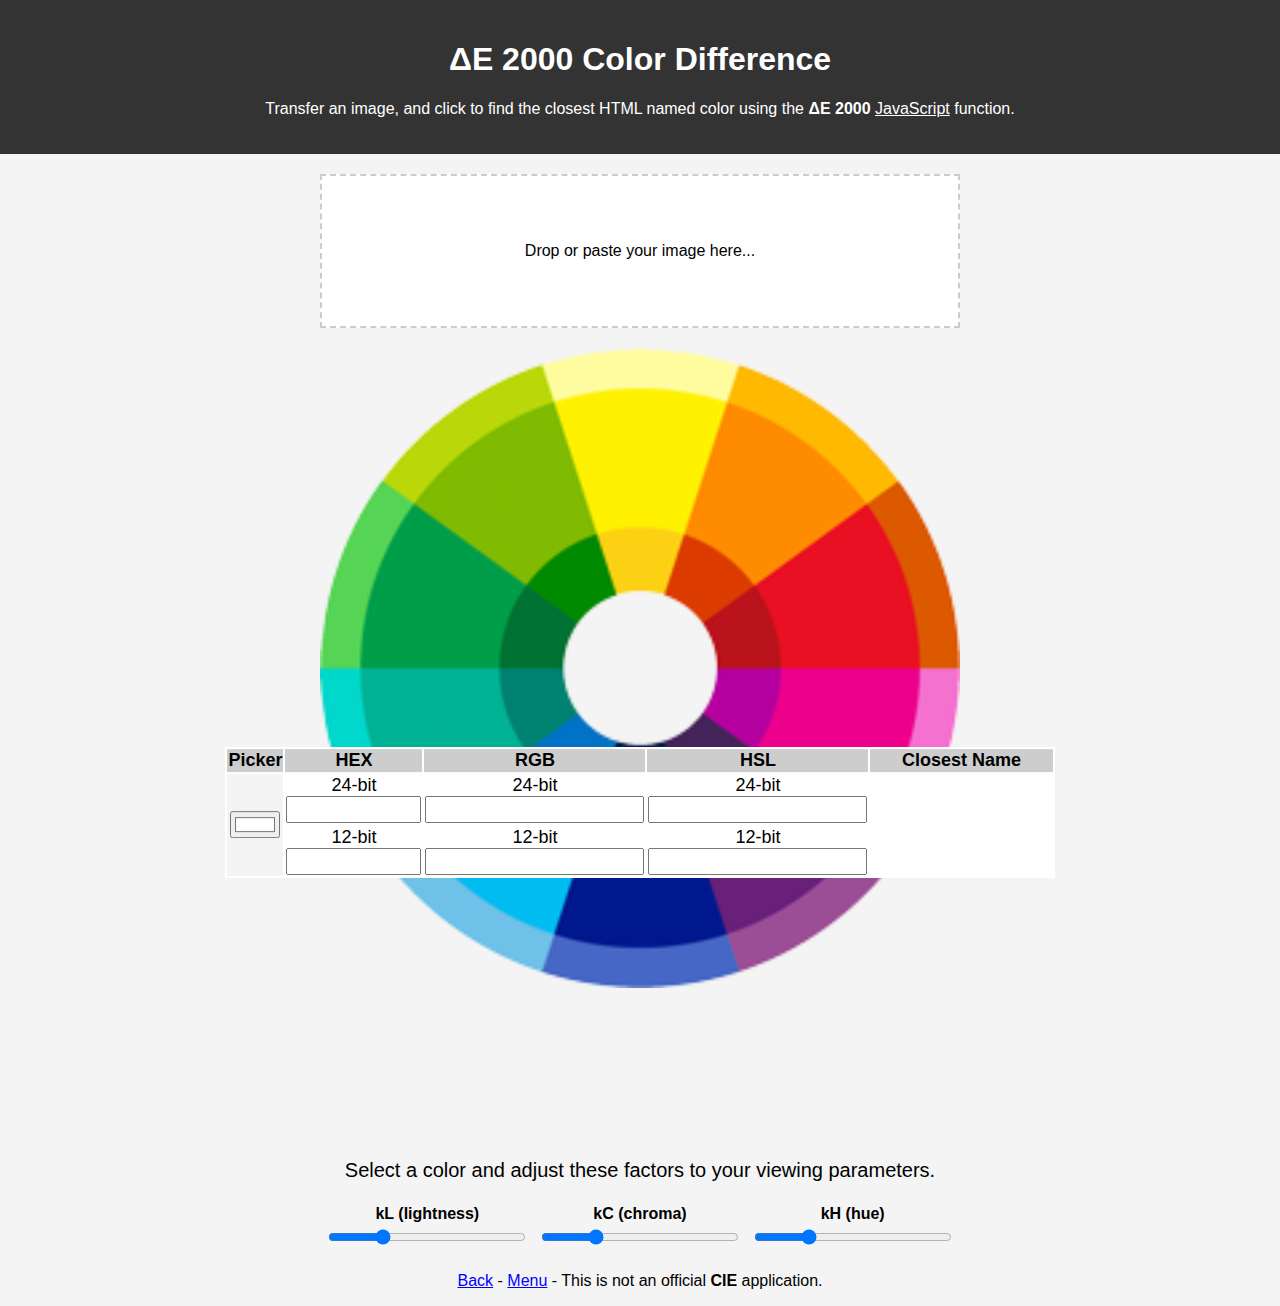
<file: docs/index.html>
<!doctype html>
<html lang="en">
<head>
	<meta charset="utf-8">
	<meta name="viewport" content="width=device-width, initial-scale=1.0">
	<title>Interactive ΔE 2000 Color Difference Application</title>
	<link rel="stylesheet" href="./styles.css">
</head>
<body>
<header>
	<h1>ΔE 2000 Color Difference</h1>
	<p>Transfer an image, and click to find the closest HTML named color using the <strong>ΔE 2000</strong> <a style="color:#fff" target="_blank" href="https://github.com/michel-leonard/ciede2000-color-matching/blob/main/ciede-2000.js#L5">JavaScript</a> function.</p>
</header>
<main>
	<div id="drop-zone">
		<p>Drop or paste your image here...</p>
		<input style=display:none type="file" id="file-input" accept="image/*" />
	</div>
	<div id="image-zone">
		<canvas id="image-canvas" style="display:none;"></canvas>
	</div>
	<div id="color-picker" style="display:none;">
		<table>
			<thead>
			<tr>
				<th>Picker</th>
				<th>HEX</th>
				<th>RGB</th>
				<th>HSL</th>
				<th>Closest Name</th>
			</tr>
			</thead>
			<tbody>
			<tr>
				<td rowspan="3">
					<input type="color" id="color-input" value="#ffffff">
				</td>
				<td><label for="hex-24">24-bit</label> <input type="text" size="10" id="hex-24" readonly></td>
				<td><label for="rgb-24">24-bit</label> <input type="text" size="18" id="rgb-24" readonly></td>
				<td><label for="hsl-24">24-bit</label> <input type="text" size="18" id="hsl-24" readonly></td>
				<td rowspan="3" id="color-name"></td>
			</tr>
			<tr>
				<td><label for="hex-12">12-bit</label> <input type="text" size="10" id="hex-12" readonly></td>
				<td><label for="rgb-12">12-bit</label> <input type="text" size="18" id="rgb-12" readonly></td>
				<td><label for="hsl-12">12-bit</label> <input type="text" size="18" id="hsl-12" readonly></td>
			</tr>
			</tbody>
		</table>
	</div>
	<div id="params">
		<table>
			<caption>Select a color and adjust these factors to your viewing parameters.</caption>
			<thead>
			<tr>
				<th>kL (lightness)</th>
				<th>kC (chroma)</th>
				<th>kH (hue)</th>
			</tr>
			</thead>
			<tbody>
			<tr>
				<td><input type="range" min="0.3" max="3" step="0.1" value="1.0"></td>
				<td><input type="range" min="0.3" max="3" step="0.1" value="1.0"></td>
				<td><input type="range" min="0.3" max="3" step="0.1" value="1.0"></td>
			</tr>
			</tbody>
		</table>
	</div>
</main>
<footer>
	<p><a href="javascript:void(1 < window.history.length ? window.history.back() : window.location.href = 'https://bit.ly/color-difference')">Back</a> - <a href="https://github.com/michel-leonard/ciede2000-color-matching/tree/main/docs#list-of-pages">Menu</a> - This is not an official <strong>CIE</strong> application.</p>
</footer>
<script src="./all-colors.js"></script>
<script src="./all-converters.js"></script>
<script src="./delta-e-2000.js"></script>
<script src="./script.js"></script>
</body>
</html>
</file>
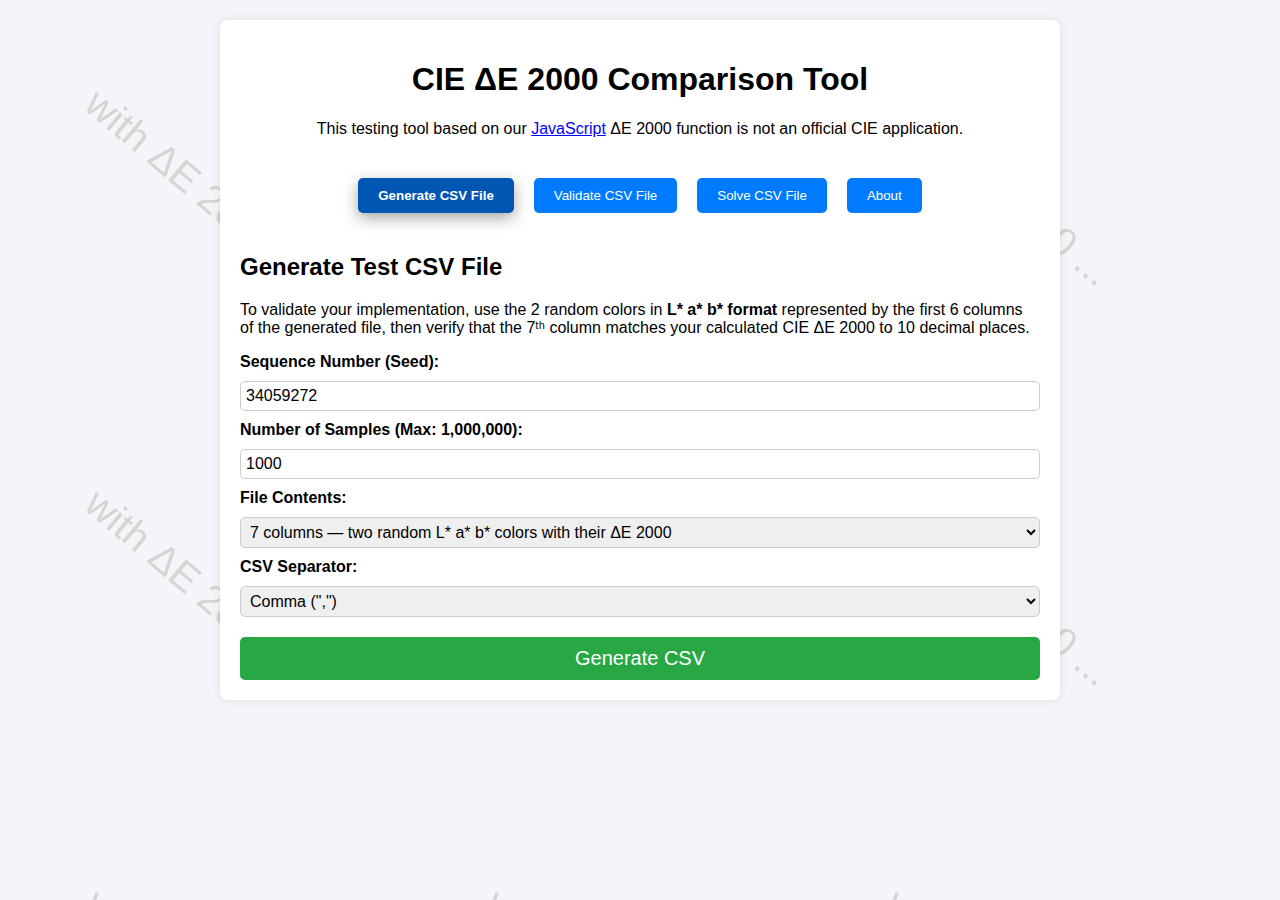
<file: docs/batch.html>
<!doctype html>
<html lang="en">
<head>
	<meta charset="utf-8">
	<meta name="viewport" content="width=device-width, initial-scale=1.0">
	<title>CIE ΔE 2000 Comparison Tool</title>
	<!-- Tue, 25 Mar 2025 11:18:41 GMT -->
	<style>body{font-family:Arial,sans-serif;background-color:#f4f4f9;background-image: url("data:image/svg+xml,%3Csvg xmlns='http://www.w3.org/2000/svg' width='400' height='400' viewBox='0 0 200 200'%3E%3Cdefs%3E%3Cpattern id='textPattern' patternUnits='userSpaceOnUse' width='200' height='200'%3E%3Ctext x='120' y='50' font-size='20' fill='%23d5d5d5' transform='rotate(40 40 40)' text-anchor='middle' font-family='Arial, sans-serif'%3Ewith ΔE 2000 ...%3C/text%3E%3C/pattern%3E%3C/defs%3E%3Crect width='100%25' height='100%25' fill='url(%23textPattern)' /%3E%3C/svg%3E");margin:0;padding:20px}a{color:blue}table a{color:mediumblue;text-decoration:none}.container{max-width:800px;margin:0 auto;padding:20px;background-color:#fff;border-radius:8px;box-shadow:0 0 10px #0000001a}h1{text-align:center}h1 + p{text-align:center;margin-bottom:40px}.tabs{display:flex;justify-content:center;margin-bottom:40px}.tab-button{padding:10px 20px;margin:0 10px;cursor:pointer;background-color:#007bff;color:#fff;border:none;border-radius:5px}.tab-button:hover{box-shadow:rgba(0, 0, 0, 0.35) 0px 5px 15px}.tab-button.active{background-color:#0056b3;font-weight:700;box-shadow:rgba(0, 0, 0, 0.35) 0px 5px 15px}.tab-content{display:none}.tab-content.active{display:block}div.form{display:flex;flex-direction:column;gap:10px}div.form label{font-weight:700}div.form input,div.form select{padding:5px;font-size:1rem;border:1px solid #ccc;border-radius:5px}div.form button{padding:10px;background-color:#28a745;color:#fff;border:none;border-radius:5px;cursor:pointer;margin-top:10px;font-size:20px}div.form button:hover{background-color:#218838}#validationResults{margin-top:20px}table{width:100%;border-collapse:collapse;text-align:center;margin-bottom:20px}table tbody tr td:nth-child(2){text-align:left}table th,table td{padding:10px;border:1px solid #ddd}tfoot td{text-decoration:underline}tfoot{order:1}#errorTable td{background:#fce4e4}#successTable td{background:#dff6dd}.hidden{display:none}</style>
</head>
<body>
  <div class="container">
	<h1>CIE ΔE 2000 Comparison Tool</h1>
	<p>This testing tool based on our <a target="_blank" href="https://github.com/michel-leonard/ciede2000-color-matching/blob/main/ciede-2000.js#L5">JavaScript</a> ΔE 2000 function is not an official CIE application.</p>
	<!-- Tab Menu -->
	<div class="tabs">
	  <button class="tab-button active" data-tab="generate">Generate CSV File</button>
	  <button class="tab-button" data-tab="validate">Validate CSV File</button>
	  <button class="tab-button" data-tab="solve">Solve CSV File</button>
	  <button class="tab-button" data-tab="about">About</button>
	</div>

	<!-- Generate CSV Form -->
	<div id="generate" class="tab-content active">
	  <h2>Generate Test CSV File</h2>
	  <p>To validate your implementation, use the 2 random colors in <b>L* a* b* format</b> represented by the first 6 columns of the generated file, then verify that the 7ᵗʰ column matches your calculated CIE ΔE 2000 to 10 decimal places.</p>
	  <div class="form" id="generateForm">
		<label for="sequenceNumber">Sequence Number (Seed):</label>
		<input type="number" id="sequenceNumber" name="sequenceNumber" value="1" required>
		<label for="sampleCount">Number of Samples (Max: 1,000,000):</label>
		<input type="number" id="sampleCount" name="sampleCount" value="1000" min="1" max="1000000" required>
		<label for="mode-generate">File Contents:</label>
		<select id="mode-generate" name="separator">
		  <option value="mode-1">7 columns — two random L* a* b* colors with their ΔE 2000</option>
		  <option value="mode-2">6 columns — two random L* a* b* colors only</option>
		</select>
		<label for="separator-generate">CSV Separator:</label>
		<select id="separator-generate" name="separator">
		  <option value="comma">Comma (",")</option>
		  <option value="semicolon">Semicolon (";")</option>
		  <option value="tab">Tab</option>
		</select>
		<button type="submit" id="generate-csv">Generate CSV</button>
	  </div>
	</div>

	<!-- Validate CSV Form -->
	<div id="validate" class="tab-content">
	<h2>Validate CSV File</h2>
	<p>The 2 colors in <b>L* a* b* format</b>, represented by the first 6 columns of your file, are passed as parameter to the <i>ciede_2000</i> function, and the tool will display the inconsistencies found with respect to your 7ᵗʰ column.</p>
	<div class="form" id="validateForm">
		<label for="fileInput">Select CSV File:</label>
		<input type="file" id="fileInput" name="fileInput" required>
		<label for="separator">CSV Separator:</label>
		<select id="separator" name="separator">
		  <option value="comma">Comma (",")</option>
		  <option value="semicolon">Semicolon (";")</option>
		  <option value="tab">Tab</option>
		</select>
		<label for="tolerance">Tolerance (ΔE 2000):</label>
		<input type="number" id="tolerance" name="tolerance" value="0.0000000001" min="0.0000000000000001" max="0.0001">
		<button type="submit" id="validate-file">Validate CSV</button>
	</div>
	<div id="validationResults" class="hidden">
		<h3>Validation Results</h3>
		<table id="errorTable" class="hidden">
		  <thead>
			<tr>
			  <th>#</th>
			  <th>Command</th>
			  <th>Your ΔE 2000</th>
			  <th>Error</th>
			</tr>
		  </thead>
		 <tbody></tbody>
		 <tfoot></tfoot>
		</table>

		<table id="successTable" class="hidden">
		  <thead>
			<tr>
			  <th>#</th>
			  <th>Command</th>
			  <th>Difference</th>
			</tr>
		  </thead>
		  <tbody></tbody>
		  <tfoot></tfoot>
		</table>
	  </div>
	</div>

	<!-- Solve CSV File -->
	<div id="solve" class="tab-content">
	<h2>Solve CSV File</h2>
	<p>Provide a file with rows of 6 columns representing 2 colors in <b>L* a* b* format</b>, and the file will be completed, based on your separator, with their ΔE 2000 values accurate to 10 decimal places.</p>
	<div class="form" id="solveForm">
		<label for="fileInput">Select CSV File:</label>
		<input type="file" id="solveFileInput" name="fileInput" required>
		<label for="separator-solve">CSV Separator:</label>
		<select id="separator-solve" name="separator">
		  <option value="comma">Comma (",")</option>
		  <option value="semicolon">Semicolon (";")</option>
		  <option value="tab">Tab</option>
		</select>
		<button type="submit" id="solve-file">Solve CSV</button>
	  </div>
	</div>

	<!-- About -->
	<div id="about" class="tab-content">
	<h2>About</h2>
	<p>This tool was created in 2025 to facilitate implementations of the CIE ΔE 2000 function. The implementations in our <a href="https://github.com/michel-leonard/ciede2000-color-matching">GitHub repository</a> were able to reproduce <b>7,500,000</b> samples generated here with an accuracy of <b>1e-10</b>.</p>
		<h2>Classic Browser-Based Applications</h2>
		<p>
		<ul>
			<li>A <a href="https://michel-leonard.github.io/ciede2000-color-matching">tool</a> that identify the name of the selected color based on a picture.</li>
			<li>A <a href="https://michel-leonard.github.io/ciede2000-color-matching/samples.html">discovery generator</a> for quick, small-scale testing and exploration.</li>
			<li>A <a href="https://michel-leonard.github.io/ciede2000-color-matching/calculator.html">simple calculator</a> of the <strong>ΔE 2000</strong>, given two L*a*b* colors.</li>
		</ul>
		</p>
	</div>
  </div>

	<script src="delta-e-2000.js"></script>
	<script>
	const tabs_actions = [...document.querySelectorAll('.tabs .tab-button')]
	const tabs_contents = [...document.querySelectorAll('.tab-content')]

	for(let i = 0; i < tabs_actions.length; ++i)
		tabs_actions[i].addEventListener('click', () => {
			for(let j = 0; j < tabs_actions.length; ++j) {
				tabs_actions[j].classList[i == j ? 'add' : 'remove']('active')
				tabs_contents[j].classList[i == j ? 'add' : 'remove']('active')
			}
		})

	function format_difference(difference){
		let message = '' + difference
		if (/^[0-9].[^e]+e-/.test(message)) {
			const a = message.split('.')[0], b = message.split('e')[1]
			return a + 'e<b>' + b + '</b>'
		}
		return '<b>' + message + '</b>'
	}

	function link(l_1, a_1, b_1, l_2, a_2, b_2) {
		return "https://michel-leonard.github.io/ciede2000-color-matching/calculator.html?L1=" + l_1 + "&a1=" + a_1 + "&b1=" + b_1 + "&L2=" + l_2 + "&a2=" + a_2 + "&b2=" + b_2
	}

	function with_dots(s) {
	return s.replaceAll(/([0-9.-]+)(,?)/g, (m, n, c) => {
				if (/^[0-9-]+$/.test(n))
					n += '.0'
				return c === ',' ? n + ', ' : n
			})
	}

	function open_file(file) {
	  const reader = new FileReader()
	  reader.onload = function() {
		const lines = reader.result.trim().split("\n")
		const max_error = Number(document.querySelector('#tolerance').value)
		const sep_id = document.querySelector('#separator').value
		const sep = sep_id == 'tab' ? "\t" : (sep_id == 'semicolon' ? ";" : ",")
		const accepted = [ ], rejected = [ ], i_max = lines.length - 10
		let total_lines = 0, total_success = 0
		let greatest_in_error = 0, greatest_in_success = 0
		for(let i = 0; i < lines.length; ++i) {
			const clear_line = lines[i].trim()
			if (clear_line != '') {
				++total_lines
				const els = clear_line.split(sep).map(e => Number(e.trim().replaceAll(',', '.')))
				if (els.length < 7) {
					if (rejected.length < 10) {
						rejected.push(['parsing', i + 1, lines[i]])
					} else
						break
				} else if(els.every(isFinite)){
					const l_1 = els[0], a_1 = els[1], b_1 = els[2]
					const l_2 = els[3], a_2 = els[4], b_2 = els[5]
					const delta_e_submitted = els[6]
					const delta_e_computed = ciede_2000(l_1, a_1, b_1, l_2, a_2, b_2)
					const real_error = Math.abs(delta_e_submitted - delta_e_computed)
					if (max_error < real_error) {
						if (greatest_in_error < real_error)
							greatest_in_error = real_error
						if (rejected.length < 10) {
							rejected.push([delta_e_computed, i + 1, lines[i]])
						} else
						break
					} else {
						if (greatest_in_success < real_error)
							greatest_in_success = real_error
						++total_success
						if (i < 10 || i_max < i || Math.random() * lines.length < 10) {
							accepted.push([delta_e_computed, i + 1, lines[i]])
						}
					}
				} else {
					if (rejected.length < 10) {
						rejected.push(['format', i + 1, lines[i]])
					} else
						break
				}
			}
		}
		const err_tab = document.querySelector('#errorTable')
		const err_body = err_tab.querySelector('tbody')
		const err_foot = err_tab.querySelector('tfoot')
		err_body.innerHTML = ''
		if (rejected.length) {
			err_tab.classList.remove('hidden')
			for(const [arg, i, line] of rejected) {
				const tr = document.createElement('tr')
				if (arg == 'format'){
					tr.innerHTML = '<td colspan="4">Parsing error at line <b>' + i + '</b>: <code>' + line.substring(0, 30) + '</code></td>'
				} else if(arg == 'parsing'){
					tr.innerHTML = '<td colspan="4">Format error at line <b>' + i + '</b>: <code>' + line.substring(0, 30) + '</code></td>'
				} else {
					const row = line.split(sep).map(e => Number(e.trim().replaceAll(',', '.')))
					const data = row.slice(0, 6), delta_e_submitted = row[6]
					const message = format_difference(Math.abs(delta_e_submitted - arg))
					tr.innerHTML = '<td>' + i + '</td><td><a target="blank" href="' + link(...data) + '">ciede_2000</a>(' + with_dots(data.join(',')) + ')</td><td>' + with_dots('' + delta_e_submitted) + '</td><td>' + message + '</td>'
				}
				err_body.appendChild(tr)
			}
			err_foot.innerHTML = '<tr><td colspan="4">The <b>' + (total_lines - total_success) + '</b> errors found are listed above, with a magnitude up to ' + format_difference(greatest_in_error) + '.</td></tr>'
		} else {
			err_tab.classList.add('hidden')
		}

		const success_tab = document.querySelector('#successTable')
		const success_body = success_tab.querySelector('tbody')
		const success_foot = success_tab.querySelector('tfoot')
		success_body.innerHTML = ''
		if (accepted.length) {
			success_tab.classList.remove('hidden')
			for(const [delta_e_computed, i, line] of accepted) {
				const tr = document.createElement('tr')
				const row = line.split(sep).map(e => Number(e.trim()))
				const data = row.slice(0, 6), delta_e_submitted = row[6]
				const message = format_difference(Math.abs(delta_e_submitted - delta_e_computed))
				tr.innerHTML = '<td>' + i + '</td><td><a target="blank" href="' + link(...data) + '">ciede_2000</a>(' + with_dots(data.join(',')) + ')</td><td>' + message + '</td>'
				success_body.appendChild(tr)
			}
			success_foot.innerHTML = '<tr><td colspan="3">Success with <b>' + total_success + '</b> exact ΔE 2000 values, given a tolerance ' + format_difference(greatest_in_success) + '.</td></tr>'
		} else {
			success_tab.classList.add('hidden')
		}
	  }
	  reader.readAsText(file)
	}

	document.querySelector('#validate-file').addEventListener('click', () => {
		document.querySelector('#validationResults').classList.remove('hidden')
		const file = document.querySelector('#fileInput').files[0]
		if (file)
			open_file(file)
	})

	class Xorshift {
		constructor(seed) {
			this.state = BigInt(seed) ^ 0xff51afd7ed558ccdn;
		}

		next() {
			this.state ^= (this.state << 13n) & 0xFFFFFFFFFFFFFFFFn;
			this.state ^= (this.state >> 7n) & 0xFFFFFFFFFFFFFFFFn;
			this.state ^= (this.state << 17n) & 0xFFFFFFFFFFFFFFFFn;
			return this.state & 0xFFFFFFFFFFFFFFFFn;
		}

		nextFloat(min, max) {
			return min + (Number(this.next()) / Number(0xFFFFFFFFFFFFFFFFn)) * (max - min);
		}

		nextBool() {
			return (this.next() & 1n) === 1n;
		}
	}

	document.querySelector('#generate-csv').addEventListener('click', () => {
		let id = Number(document.querySelector('#sequenceNumber').value)
		let count = Number(document.querySelector('#sampleCount').value)
		if (id < 1 || !isFinite(id)) {
			id = Date.now()
		}
		if (count < 1 || !isFinite(count))
			count = 10
		if (1000000 < count)
			count = 1000000
		document.querySelector('#sequenceNumber').value = id
		document.querySelector('#sampleCount').value = count
		const rng = new Xorshift(id)
		const round = n => {
			if (rng.nextBool())
				return Math.round(n * 1000.0) / 1000.0
			else if (rng.nextBool())
				return Math.round(n * 100.0) / 100.0
			else if (rng.nextBool())
				return Math.round(n * 10.0) / 10.0
			else if (rng.nextBool())
				return Math.round(n)
			else
				return n
		}
		let lines = [ ]

		const with_delta_e = document.querySelector('#mode-generate').value == 'mode-1'
		const sep_id = document.querySelector('#separator-generate').value
		const sep = sep_id == 'tab' ? "\t" : (sep_id == 'semicolon' ? ";" : ",")
		for(let i = 0; i < count; ++i) {
			const values = [ round(rng.nextFloat(0, 100)), round(rng.nextFloat(-128, 128)), round(rng.nextFloat(-128, 128)) ]
			values.push(round(rng.nextFloat(0, 1) < .05 ? values[0] : rng.nextFloat(0, 100)), round(rng.nextFloat(0, 1) < .05 ? values[1] : rng.nextFloat(-128, 128)), round(rng.nextFloat(0, 1) < .05 ? values[2] : rng.nextFloat(-128, 128)))
			if (with_delta_e)
				values.push(ciede_2000(...values))
			lines.push(values.join(sep))
		}
		lines.push('')
		lines = lines.join("\n")
		const blob = new Blob([lines], { type: "text/csv" })
		const link = document.createElement("a")
		link.href = URL.createObjectURL(blob)
		link.download = "ciede2000-tests-" + id + ".csv"
		document.body.appendChild(link)
		link.click()
		document.body.removeChild(link)
	})

	document.querySelector('#solve-file').addEventListener('click', () => {
		const file = document.querySelector('#solveFileInput').files[0]
		if (file) {
			const reader = new FileReader()
				reader.onload = function() {
				const sep_id = document.querySelector('#separator-solve').value
				const sep = sep_id == 'tab' ? "\t" : (sep_id == 'semicolon' ? ";" : ",")
				const lines = reader.result.trim().split("\n")
				let res = [ ]
				for(let i = 0; i < lines.length; ++i) {
					let row = lines[i].split(sep)
					if (5 < row.length) {
						row = row.slice(0, 6)
						const data = row.map(e => Number(e.trim()))
						if (data.every(isFinite)) {
							row.push(ciede_2000(...data))
							res.push(row.join(sep))
						}
					}
				}
				if (res.length) {
					res.push('')
					res = res.join("\n")
					const blob = new Blob([res], { type: "text/plain" })
					const link = document.createElement("a")
					link.href = URL.createObjectURL(blob)
					link.download = file.name.replace(/([^.]+)/, '$1-solved')
					document.body.appendChild(link)
					link.click()
					document.body.removeChild(link)
				}
			}
			reader.readAsText(file)
		}
	})

	function set_random_sequence() {
		document.querySelector('#sequenceNumber').value = '' + +(Math.random() + '').slice(2, 2 + 5 + Math.floor(Math.random() * 5))
	}
	document.querySelector('.tabs .tab-button').addEventListener('click', set_random_sequence)
	set_random_sequence()

	</script>
</body>
</html>
</file>
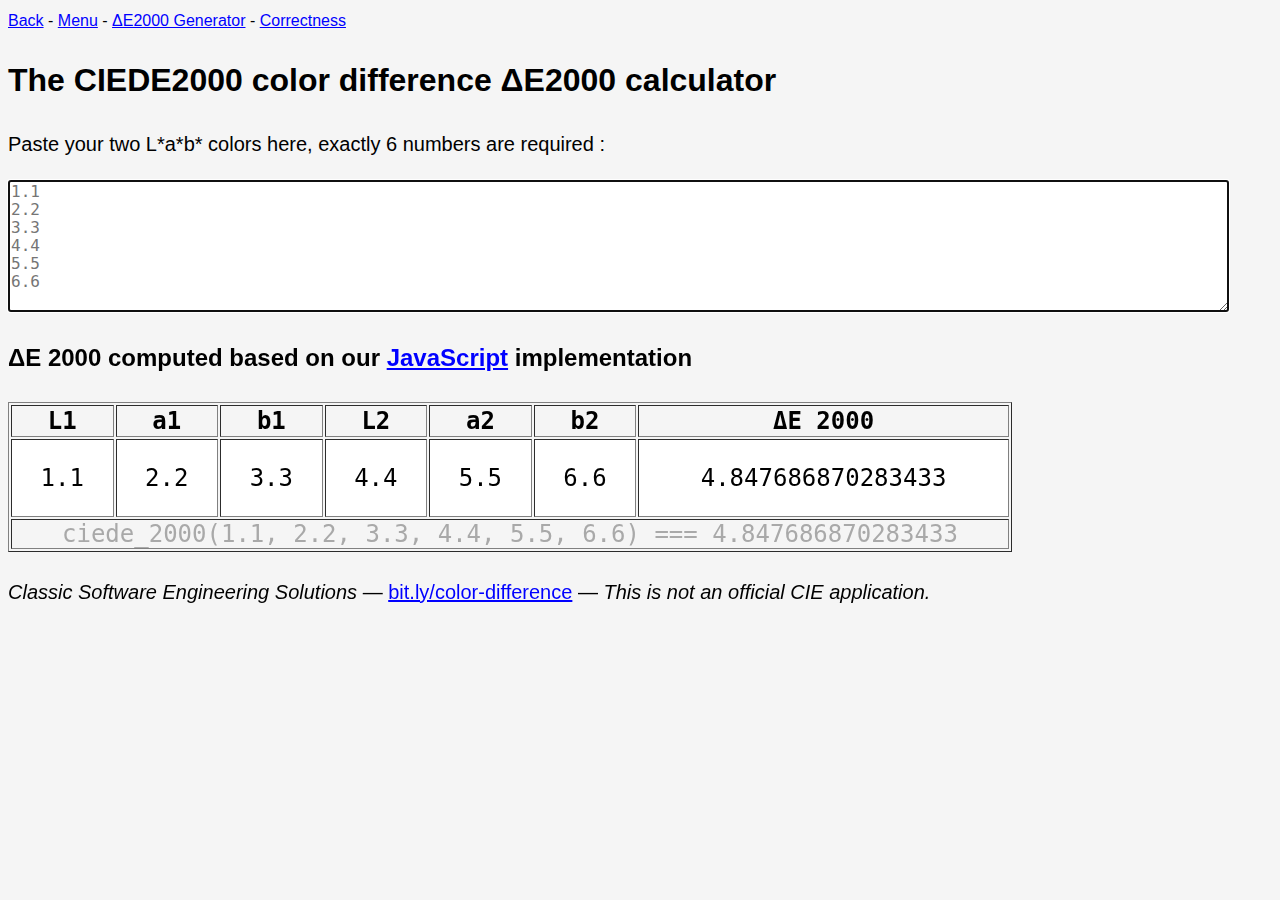
<file: docs/calculator.html>
<!doctype html>
<html lang="en">
	<head>
		<meta charset="utf-8">
		<title>Online CIEDE2000 color difference ΔE2000 calculator</title>
		<style>
			body{background:#f5f5f5; font-family:Arial,Helvetica,sans-serif;line-height:1.6}
			p,label,input{font-size:20px}
			a { color : blue }
			#colors { font:16px/18px monospace; }
			#res { font:24px/28px monospace; margin: 24px 0; text-align:center; }
			#res tbody td { padding : 24px 16px ; background:#fff}
			#res tfoot td { color : darkgray; padding : 0 50px ;}
		</style>
	</head>
	<body>
		<a href="javascript:void(1 < window.history.length ? window.history.back() : window.location.href = 'https://bit.ly/color-difference')">Back</a> - <a href="https://github.com/michel-leonard/ciede2000-color-matching/tree/main/docs#list-of-pages">Menu</a> - <a href="https://bit.ly/color-difference-examples">ΔE2000 Generator</a> - <a target=_blank href="https://github.com/michel-leonard/ciede2000-color-matching/tree/main/tests#comparison-with-university-of-rochester-worked-examples">Correctness</a> <br>
		<h1>The CIEDE2000 color difference ΔE2000 calculator</h1>
		<p>Paste your two L*a*b* colors here, exactly 6 numbers are required :</p>
		<textarea rows=7 cols=120 placeholder="Paste your two colors here" id=colors>1.1
2.2
3.3
4.4
5.5
6.6</textarea>
		<div>
			<h2>ΔE 2000 computed based on our <a target="_blank" href="https://github.com/michel-leonard/ciede2000-color-matching/blob/main/ciede-2000.js#L5">JavaScript</a> implementation</h2>
			<table id="res" border="">
				<thead>
					<tr>
						<th>L1</th>
						<th>a1</th>
						<th>b1</th>
						<th>L2</th>
						<th>a2</th>
						<th>b2</th>
						<th>ΔE 2000</th>
					</tr>
				</thead>
				<tbody>
					<tr>
						<td>1.1</td>
						<td>2.2</td>
						<td>3.3</td>
						<td>4.4</td>
						<td>5.5</td>
						<td>6.6</td>
						<td>4.847686870283433</td>
					</tr>
				</tbody>
				<tfoot>
					<tr>
						<td colspan="7">ciede_2000(1.1, 2.2, 3.3, 4.4, 5.5, 6.6) === 4.847686870283433</td>
					</tr>
				</tfoot>
			</table>
		</div>
		<p><i>Classic Software Engineering Solutions</i> — <a href="https://bit.ly/color-difference">bit.ly/color-difference</a> — <i>This is not an official CIE application.</i></p>
		<script src="./delta-e-2000.js"></script>
		<script>

		// GitHub Project : https://github.com/michel-leonard/ciede2000-color-matching
		//  More Examples : https://michel-leonard.github.io/ciede2000-color-matching/samples.html

		// L1 = 8.45           a1 = -119.05        b1 = -124.3384
		// L2 = 8.45           a2 = -119.0         b2 = -124.3384
		// CIE ΔE2000 = ΔE00 = 0.00841292195

		// L1 = 43.06          a1 = 11.052         b1 = -115.488
		// L2 = 43.138         a2 = 11.052         b2 = -115.488
		// CIE ΔE2000 = ΔE00 = 0.0717657693

		// L1 = 27.0           a1 = 24.9558        b1 = 27.4
		// L2 = 27.0           a2 = 24.81          b2 = 27.4
		// CIE ΔE2000 = ΔE00 = 0.08773417667

		// L1 = 87.88          a1 = -122.0         b1 = -51.4278
		// L2 = 87.88          a2 = -116.0435      b2 = -51.4278
		// CIE ΔE2000 = ΔE00 = 1.10366253348

		// L1 = 0.57           a1 = 95.62          b1 = -86.373
		// L2 = 5.0            a2 = 95.62          b2 = -86.373
		// CIE ΔE2000 = ΔE00 = 2.5981349259

		// L1 = 63.0           a1 = -11.7699       b1 = -99.4364
		// L2 = 65.0           a2 = -20.764        b2 = -99.4364
		// CIE ΔE2000 = ΔE00 = 4.00897594822

		// L1 = 61.7707        a1 = 90.8           b1 = 111.39
		// L2 = 67.0           a2 = 92.0           b2 = 105.135
		// CIE ΔE2000 = ΔE00 = 4.83661030659

		// L1 = 11.463         a1 = 29.71          b1 = 127.7
		// L2 = 12.7531        a2 = 49.0           b2 = 95.0
		// CIE ΔE2000 = ΔE00 = 14.7988550915

		// L1 = 30.2           a1 = -29.0          b1 = -69.0108
		// L2 = 10.5           a2 = -9.0           b2 = -31.2119
		// CIE ΔE2000 = ΔE00 = 19.38193296068

		// L1 = 22.922         a1 = 100.02         b1 = 11.2
		// L2 = 36.57          a2 = 86.5736        b2 = 63.516
		// CIE ΔE2000 = ΔE00 = 24.26046884082

		const el_colors = document.getElementById("colors")
		const el_res = document.getElementById("res")
		const re = /[+-]?\d+(?:\.\d+)?\b/gi
		const exec = function(arg) {
			const str = colors.value.replaceAll(/ΔE[^\n]+/g, '').replaceAll(/[a-zA-Z0-9._-]*[a-zA-Z][a-zA-Z0-9._-]*/g, '')
			let match, matches = [ ]
			while(match = re.exec(str))
				matches.push(parseFloat(match[0]))
			if (matches.length != 6 || !matches.every(isFinite)) {
				el_res.innerHTML = ''
				history.replaceState(null, "", window.location.href.replace(/\?.*/, ""))
				return
			}
			if (arg !== false){
				const url = new URL(window.location)
				url.searchParams.set('L1', matches[0])
				url.searchParams.set('a1', matches[1])
				url.searchParams.set('b1', matches[2])
				url.searchParams.set('L2', matches[3])
				url.searchParams.set('a2', matches[4])
				url.searchParams.set('b2', matches[5])
				history.replaceState(null, "", url)
			}
			const delta_E = ("" + ciede_2000(...matches)).replaceAll(/([0-9.-]+)/g, (m, n) => /^[0-9-]+$/.test(n) ? n + '.0' : n)
			el_res.innerHTML = '<thead><tr><th>L1</th><th>a1</th><th>b1</th><th>L2</th><th>a2</th><th>b2</th><th>ΔE 2000</th></tr></thead><tbody><tr><td>' + matches.join('</td><td>').replaceAll(/([0-9.-]+)/g, (m, n) => /^[0-9-]+$/.test(n) ? n + '.0' : n) + '</td><td>' + delta_E + '</td></tr></tbody><tfoot><tr><td colspan=7>ciede_2000' + JSON.stringify(matches).replace('[', '(').replace(']', ')').replaceAll(',', ', ').replaceAll(/([0-9.-]+)/g, (m, n) => /^[0-9-]+$/.test(n) ? n + '.0' : n) + " === " + delta_E + '</td></tr></tfoot>'
			if (arg === false) {
				el_colors.placeholder = el_colors.value
				el_colors.value = ''
			}
		}
		colors.addEventListener("input", exec)
		const url = new URL(window.location), values = new Array(6)
		values[0] = parseFloat(url.searchParams.get('L1'))
		values[1] = parseFloat(url.searchParams.get('a1'))
		values[2] = parseFloat(url.searchParams.get('b1'))
		values[3] = parseFloat(url.searchParams.get('L2'))
		values[4] = parseFloat(url.searchParams.get('a2'))
		values[5] = parseFloat(url.searchParams.get('b2'))
		if (values.every(isFinite)) {
			colors.innerHTML = values.join('\n')
			exec(true)
		} else
		exec(false)
		colors.focus()
		</script>
	</body>
</html>
</file>
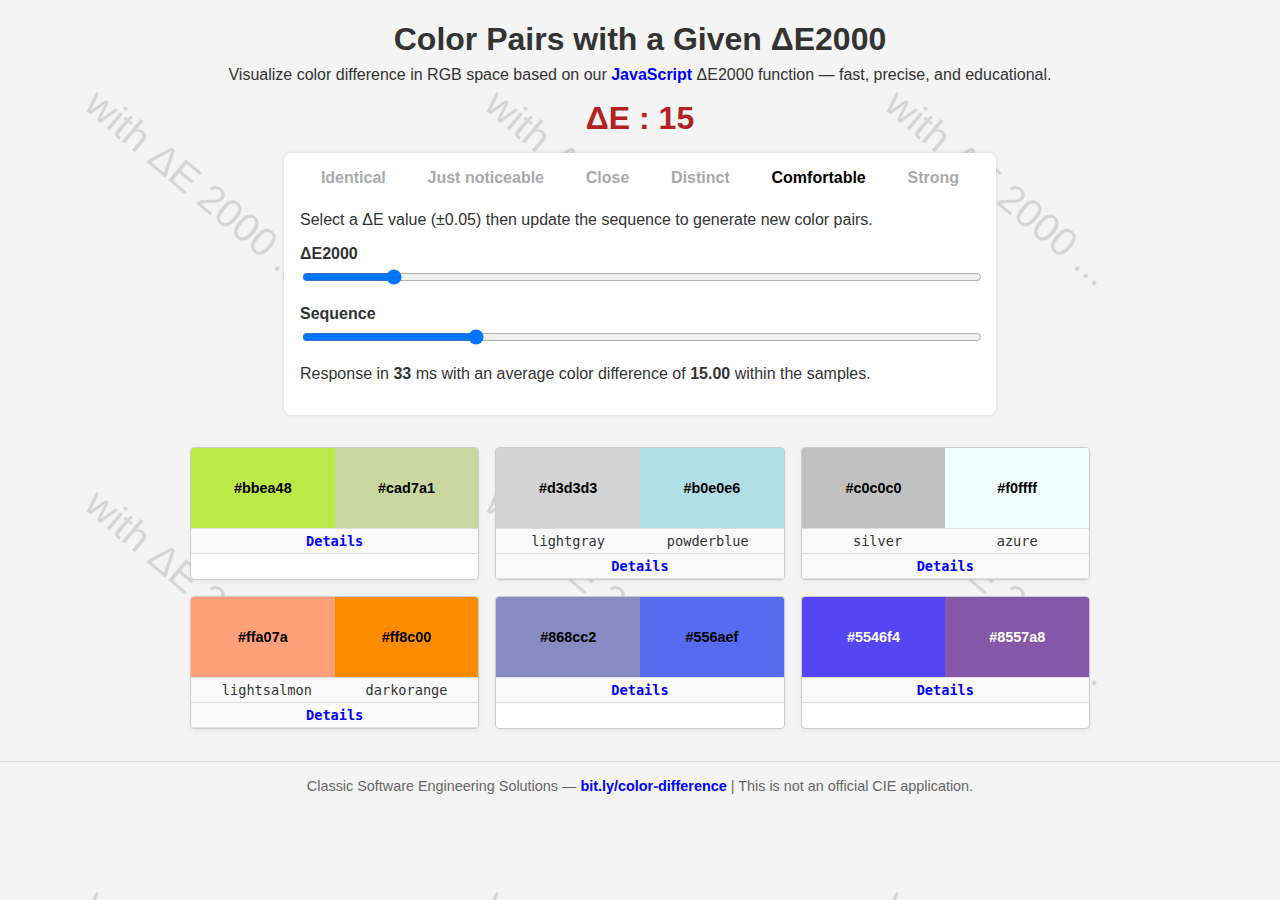
<file: docs/de2000-rgb-pairs.html>
<!doctype html>
<html lang="en">
<head>
	<meta charset="utf-8">
	<link rel="shortcut icon" type="image/x-icon" href="./favicon.ico">
	<meta name="application-name" content="CIEDE2000">
	<meta name="author" content="CIEDE2000">
	<meta name="robots" content="index, follow">
	<meta name="description" content="A generator that shows RGB color pairs sharing a given ΔE2000 value (±0.05).">
	<meta name="viewport" content="width=device-width, initial-scale=1.0">
	<title>Colors with a Given ΔE2000 Generator</title>
	<style>
		:root {
			--controls-width: 680px;
			--samples-width: 900px;
		}

		body {
			font-family: sans-serif;
			margin: 0;
			background: #f4f4f4;
			color: #333;
			background-image: url('data:image/svg+xml,%3Csvg 	xmlns=\'http://www.w3.org/2000/svg\' width=\'400\' height=\'400\' viewBox=\'0 0 200 200\'%3E%3Cdefs%3E%3Cpattern id=\'textPattern\' patternUnits=\'userSpaceOnUse\' width=\'200\' height=\'200\'%3E%3Ctext x=\'120\' y=\'50\' font-size=\'20\' fill=\'%23d5d5d5\' transform=\'rotate(40 40 40)\' text-anchor=\'middle\' font-family=\'Arial, sans-serif\'%3Ewith ΔE 2000 ...%3C/text%3E%3C/pattern%3E%3C/defs%3E%3Crect width=\'100%25\' height=\'100%25\' fill=\'url(%23textPattern)\' /%3E%3C/svg%3E');
		}

		a, a:visited, a:active {
			color: blue;
			text-decoration: none;
			transition: color 0.2s ease;
			font-weight: 700;
			cursor: pointer;
		}

		a:hover {
			color: darkblue;
			text-decoration: none;
		}

		h1 {
			text-align: center;
			margin-bottom: 0.5rem;
		}

		p.intro {
			text-align: center;
			margin: 0 auto 1rem auto;
		}

		.deltaE-display {
			font-size: 2rem;
			font-weight: bold;
			text-align: center;
			margin-bottom: 1rem;
			color:firebrick;
		}

		.controls {
			background: #fff;
			border-radius: 8px;
			padding: 1rem;
			max-width: var(--controls-width);
			margin: 0 auto 2rem auto;
			box-shadow: 0 0 5px rgba(0, 0, 0, 0.1);
		}

		.controls > * {
			margin-bottom: 1rem;
		}

		#presets {
			list-style: none;
			display: flex;
			justify-content: space-around;
			padding: 0;
			margin: 0 auto 1.5rem;
		}

		#presets > li {
			color: #aaa;
			text-decoration: none;
			transition: color 0.2s ease;
			font-weight: 700;
			cursor: pointer;
		}

		#presets > li:hover, #presets > li.active {
			color: #666;
			text-decoration: none;
		}

		#presets > li.active {
			color: #000;
		}

		label {
			display: block;
			margin-bottom: 0.25rem;
			font-weight: bold;
		}

		input[type='range'],
		input[type='number'] {
			width: 100%;
		}

		button {
			padding: 0.5rem 1rem;
			font-size: 1rem;
			cursor: pointer;
		}

		.samples {
			display: grid;
			grid-template-columns: repeat(auto-fill, minmax(280px, 1fr));
			gap: 1rem;
			max-width: var(--samples-width);
			margin: 0 auto 2rem auto;
		}

		.sample {
			border: 1px solid #ccc;
			border-radius: 4px;
			overflow: hidden;
			background: #fff;
			display: flex;
			flex-direction: column;
			box-shadow: 0 2px 4px rgba(0, 0, 0, 0.05);
		}

		.color-pair {
			display: flex;
			height: 80px;
		}

		.color-block {
			flex: 1;
			display: flex;
			align-items: center;
			justify-content: center;
			font-size: 0.9rem;
			font-weight: bold;
			text-align: center;
		}

		.color-block.light {
			color: #000;
		}

		.color-block.dark {
			color: #fff;
		}

		.color-info {
			display: flex;
			justify-content: space-around;
			padding: 0.25rem;
			font-family: monospace;
			font-size: 0.85rem;
			background: #fafafa;
			border-top: 1px solid #ddd;
		}

		.color-info:last-child {
			border-bottom: 1px solid #ddd;
		}

		.footer {
			text-align: center;
			font-size: 0.9rem;
			color: #666;
			padding: 1rem;
			border-top: 1px solid #ddd;
			margin-top: 1rem;
			background: #f4f4f4;
		}
		section {
			display: none;
		}
	</style>
</head>
<body>

<h1>Color Pairs with a Given ΔE2000</h1>
<p class="intro">Visualize color difference in RGB space based on our <a href="https://github.com/michel-leonard/ciede2000-color-matching/blob/main/ciede-2000.js#L6">JavaScript</a> ΔE2000 function — fast, precise, and educational.</p>

<section>
	<h2>About this tool</h2>
	<ul>
		<li>Select a ΔE2000 value between 0.0 and 118.0.</li>
		<li>See RGB color pairs with that color distance (±0.05).</li>
		<li>Update the sequence to generate new pairs, up to 1000 sequences available.</li>
		<li>Click "Details" to view the 10-step ΔE2000 calculation between each pair.</li>
		<li>Both ΔE2000 and sequence are stored in the URL for easy sharing and reproducibility.</li>
		<li>All conversions to L*a*b* are done using the D65 illuminant.</li>
		<li>Pure Vanilla JavaScript — no libraries or frameworks.</li>
	</ul>
</section>

<div class="deltaE-display" id="delta-e-2000-display">ΔE2000 : 15</div>

<div class="controls">
	<div>
		<ul id="presets">
			<li data-min="0.0" data-max="0.8">Identical</li>
			<li data-min="0.8" data-max="2.0">Just noticeable</li>
			<li data-min="2.0" data-max="6.0">Close</li>
			<li data-min="6.0" data-max="15.0">Distinct</li>
			<li data-min="15.0" data-max="30.0">Comfortable</li>
			<li data-min="30.0" data-max="70.0">Strong</li>
		</ul>
	</div>

	<p>Select a ΔE value (±0.05) then update the sequence to generate new color pairs.</p>

	<div>
		<label for="delta-e-2000-select">ΔE2000</label>
		<input type="range" id="delta-e-2000-select" min="0" max="118" step="0.1" value="15" />
	</div>

	<div>
		<label for="random-seed">Sequence</label>
		<input type="range" id="random-seed" min="0" max="1000" step="1" value="250" />
	</div>

	<p id="status-message">Generation pending...</p>
</div>

<div class="samples" id="contents"></div>

<div class="footer">
		Classic Software Engineering Solutions — <a href="https://bit.ly/color-difference">bit.ly/color-difference</a> | This is not an official CIE application.
</div>
<script src="./assets/scripts/cie-delta-e-2000.js"></script>
<script src="./assets/scripts/all-colors.js"></script>
<script>
	// Reproducible Generator.
	class Xorshift {
		constructor(seed) {
			this.state = BigInt(seed) ^ 0xff51afd7ed558ccdn
			this.next()
		}
		next() {
			this.state ^= (this.state << 13n) & 0xFFFFFFFFFFFFFFFFn
			this.state ^= (this.state >> 7n) & 0xFFFFFFFFFFFFFFFFn
			this.state ^= (this.state << 17n) & 0xFFFFFFFFFFFFFFFFn
			return this.state & 0xFFFFFFFFFFFFFFFFn
		}
		nextFloat(min, max) {
			return min + (Number(this.next()) / Number(0xFFFFFFFFFFFFFFFFn)) * (max - min)
		}
		nextInt(min, max) {
			return min + this.next() (max - min + 1)
		}
		nextBool() {
			return (this.next() & 1n) === 1n
		}
	}
	const el_delta_display = document.getElementById('delta-e-2000-display')
	const el_presets = document.getElementById('presets')
	const el_delta_select = document.getElementById('delta-e-2000-select')
	const el_random_seed = document.getElementById('random-seed')
	const el_status_message = document.getElementById('status-message')
	const el_contents = document.getElementById('contents')
	const n_colors_display = 6, default_delta_e = 15, default_random_seed = 250

	// Conversion.
	// rgb in 0..1
	function rgb_to_xyz(r, g, b) {
		// Apply a gamma correction to each channel.
		r = r < 0.040448236277105097 ? r / 12.92 : Math.pow((r + 0.055) / 1.055, 2.4)
		g = g < 0.040448236277105097 ? g / 12.92 : Math.pow((g + 0.055) / 1.055, 2.4)
		b = b < 0.040448236277105097 ? b / 12.92 : Math.pow((b + 0.055) / 1.055, 2.4)

		// Applying linear transformation using RGB to XYZ transformation matrix.
		var x = r * 41.24564390896921145 + g * 35.75760776439090507 + b * 18.04374830853290341
		var y = r * 21.26728514056222474 + g * 71.51521552878181013 + b * 7.21749933075596513
		var z = r * 1.93338955823293176 + g * 11.91919550818385936 + b * 95.03040770337479886

		return [x, y, z]
	}

	function xyz_to_lab(x, y, z) {
		// Reference white point : D65 2° Standard observer
		var refX = 95.047
		var refY = 100.000
		var refZ = 108.883

		x /= refX
		y /= refY
		z /= refZ

		// Applying the CIE standard transformation.
		x = x < 216.0 / 24389.0 ? ((841.0 / 108.0) * x) + (4.0 / 29.0) : Math.cbrt(x)
		y = y < 216.0 / 24389.0 ? ((841.0 / 108.0) * y) + (4.0 / 29.0) : Math.cbrt(y)
		z = z < 216.0 / 24389.0 ? ((841.0 / 108.0) * z) + (4.0 / 29.0) : Math.cbrt(z)

		var l = (116.0 * y) - 16.0
		var a = 500.0 * (x - y)
		var b = 200.0 * (y - z)

		return [l, a, b]
	}

	// rgb in 0..1
	function rgb_to_lab(r, g, b) {
		var xyz = rgb_to_xyz(r, g, b)
		return xyz_to_lab(xyz[0], xyz[1], xyz[2])
	}

	function lab_to_xyz(l, a, b) {
		// Reference white point : D65 2° Standard observer
		var refX = 95.047
		var refY = 100.000
		var refZ = 108.883

		var y = (l + 16.0) / 116.0
		var x = a / 500.0 + y
		var z = y - b / 200.0

		var x3 = x * x * x
		var z3 = z * z * z

		x = x3 < 216.0 / 24389.0 ? (x - 4.0 / 29.0) / (841.0 / 108.0) : x3
		y = l < 8.0 ? l / (24389.0 / 27.0) : y * y * y
		z = z3 < 216.0 / 24389.0 ? (z - 4.0 / 29.0) / (841.0 / 108.0) : z3

		return [x * refX, y * refY, z * refZ]
	}

	// rgb in 0..1
	function xyz_to_rgb(x, y, z) {
		// Applying linear transformation using the XYZ to RGB transformation matrix.
		var r = x * 0.032404541621141049051 + y * -0.015371385127977165753 + z * -0.004985314095560160079
		var g = x * -0.009692660305051867686 + y * 0.018760108454466942288 + z * 0.00041556017530349983
		var b = x * 0.000556434309591145522 + y * -0.002040259135167538416 + z * 0.010572251882231790398

		// Apply gamma correction.
		r = r < 0.003130668442500634 ? 12.92 * r : 1.055 * Math.pow(r, 1.0 / 2.4) - 0.055
		g = g < 0.003130668442500634 ? 12.92 * g : 1.055 * Math.pow(g, 1.0 / 2.4) - 0.055
		b = b < 0.003130668442500634 ? 12.92 * b : 1.055 * Math.pow(b, 1.0 / 2.4) - 0.055

		return [r, g, b]
	}

	// rgb in 0..1
	function lab_to_rgb(l, a, b) {
		var xyz = lab_to_xyz(l, a, b)
		return xyz_to_rgb(xyz[0], xyz[1], xyz[2])
	}

	// rgb in 0..255
	function hex_to_rgb(s) {
		// Also support the short syntax (ie "#FFF") as input.
		var n = parseInt((s.length === 4 ? s[0] + s[1] + s[1] + s[2] + s[2] + s[3] + s[3] : s).substring(1), 16)
		return [n >> 16 & 0xff, n >> 8 & 0xff, n & 0xff]
	}

	// rgb in 0..255
	function rgb_to_hex(r, g, b) {
		// Also provide the short syntax (ie "#FFF") as output.
		var s = '#' + r.toString(16).padStart(2, '0') + g.toString(16).padStart(2, '0') + b.toString(16).padStart(2, '0')
		return s[1] === s[2] && s[3] === s[4] && s[5] === s[6] ? '#' + s[1] + s[3] + s[5] : s
	}

	let generate_timed
	const generate = (arg) => {
		if (arg === true)
			_generate()
		else {
			clearTimeout(generate_timed)
			generate_timed = setTimeout(_generate, 120)
		}
	}
	const _generate = () => {
		const t_1 = Date.now()
		const target = +el_delta_select.value, seed = +el_random_seed.value
		el_delta_display.innerText = `ΔE : ${el_delta_select.value}`
		let url = window.location.href.replace(/[#?].*/, '')
		if (target !== default_delta_e || seed !== default_random_seed)
			url += `?seq=${el_random_seed.value}&delta-e=${el_delta_select.value}`
		window.history.replaceState(null, '', url);
		const rng = new Xorshift(seed)
		const pal = [...colors]
		pal.sort(() => rng.nextBool() ? 1 : -1)
		const result = [ ]
		let avg = 0
		for(let i = 0, n = n_colors_display - 3; i < pal.length && result.length < n; ++i) {
			const [l1, a1, b1] = pal[i][2]
			for (let j = i + (target !== 0.0); j < pal.length && result.length < n; ++j) {
				const [l2, a2, b2] = pal[j][2]
				const dE = ciede_2000(l1, a1, b1, l2, a2, b2)
				if (Math.abs(dE - target) < 0.05) {
					avg += dE
					result.push([
						[rgb_to_hex(pal[i][0][0], pal[i][0][1], pal[i][0][2]), pal[i][2], pal[i][1]],
						[rgb_to_hex(pal[j][0][0], pal[j][0][1], pal[j][0][2]), pal[j][2], pal[j][1]],
					])
				}
			}
		}
		const dl_hi = 4.7e-9 * target ** 7 - 3.85e-7 * target ** 6 + 1.95629e-5 * target ** 5 - 0.000609789 * target ** 4 + 0.0111558 * target ** 3 - 0.11794 * target ** 2 + 2.13048 * target - 0.497233,  dl_lo = -dl_hi
		const da_hi = -6.4e-9 * target ** 7 + 8.687e-7 * target ** 6 - 7.51278e-5 * target ** 5 + 0.00397071 * target ** 4 - 0.119377 * target ** 3 + 1.7323 * target ** 2 - 4.5603 * target + 10.443,  da_lo = -da_hi
		const db_hi = +4.0e-10 * target ** 8 - 6.74e-8 * target ** 7 + 6.4633e-6 * target ** 6 - 0.000388605 * target ** 5 + 0.0143932 * target ** 4 - 0.308025 * target ** 3 + 3.26374 * target ** 2 - 7.84867 * target + 12.9076,  db_lo = -db_hi
		for(let l2, a2, b2, i = 0; (!result.length && i < 200000) || (i < 50000 && result.length < n_colors_display); ++i) {
			let l1 = rng.nextFloat(0.0, 100.0), a1 = rng.nextFloat(-86.0, 98.0), b1 = rng.nextFloat(-108, 95.0)
			l2 = l1 + (target !== 0) * rng.nextFloat(Math.max(dl_lo, 0.0 - l1), Math.min(dl_hi, 100.0 - l1))
			a2 = a1 + (target !== 0) * rng.nextFloat(Math.max(da_lo, -86.0 - a1), Math.min(da_hi, 98.0 - a1))
			b2 = b1 + (target !== 0) * rng.nextFloat(Math.max(db_lo, -108.0 - b1), Math.min(db_hi, 95.0 - b1))
			const dE = ciede_2000(l1, a1, b1, l2, a2, b2)
			if (Math.abs(dE - target) < 0.05) {
				const rgb1 = lab_to_rgb(l1, a1, b1)
				if (rgb1.every(e => e >= 0.0 && e <= 1.0)) {
					const rgb2 = lab_to_rgb(l2, a2, b2)
					if (rgb2.every(e => e >= 0.0 && e <= 1.0)) {
						for (let j = 0; j < 3; ++j) {
							rgb1[j] = Math.round(255.0 * rgb1[j])
							rgb2[j] = Math.round(255.0 * rgb2[j])
						}
						if (target === 0 || rgb1.some((e, i) => e !== rgb2[i])) {
							avg += dE
							result.push([
								[rgb_to_hex(...rgb1), [l1, a1, b1]],
								[rgb_to_hex(...rgb2), [l2, a2, b2]]
							])
						}
					}
				}
			}
		}
		result.sort((a, b) => b[0][1][0] - a[0][1][0])
		// Display Results.
		for(let i = 0; i < result.length; ++i){
			const el = el_contents.children[i]
			el.style.display = 'flex'
			const c_1 = el.firstElementChild.firstElementChild;
			const c_2 = el.firstElementChild.lastElementChild;
			c_1.classList = result[i][0][1][0] < 50 ? 'color-block dark' : 'color-block light'
			c_2.classList = result[i][1][1][0] < 50 ? 'color-block dark' : 'color-block light'
			c_1.style.backgroundColor = c_1.innerText = result[i][0][0]
			c_2.style.backgroundColor = c_2.innerText = result[i][1][0]
			if (result[i][0].length === 3) {
				el.children[1].style.display = 'flex'
				const t_1 = el.children[1].firstElementChild;
				const t_2 = el.children[1].lastElementChild;
				t_1.innerText = result[i][0][2] + " "
				t_2.innerText = result[i][1][2]
			} else
				el.children[1].style.display = 'none'
			const a = el.lastElementChild.firstElementChild
			const [l1, a1, b1] = result[i][0][1].map(e => e.toFixed(1))
			const [l2, a2, b2] = result[i][1][1].map(e => e.toFixed(1))
			a.href = a.href.replace(/[#?].*$/, `?L1=${l1}&a1=${a1}&b1=${b1}&L2=${l2}&a2=${a2}&b2=${b2}`)
		}
		for(let i = result.length; i < n_colors_display; ++i)
			el_contents.children[i].style.display = 'none'
		avg /= result.length
		for(let i = 0; i < el_presets.children.length; ++i) {
			const min = +el_presets.children[i].dataset.min, max = +el_presets.children[i].dataset.max
			el_presets.children[i].classList[min <= avg && avg <= max ? "add" : "remove"]('active')
		}
		const t_2 = Date.now()
		el_status_message.innerHTML = `Response in <b>${Math.round(t_2 - t_1)}</b> ms with an average color difference of <b>${avg.toFixed(2)}</b> within the samples.`
	}

	// Initialization.
	for(let i = 0; i < colors.length; ++i)
		colors[i][2] = rgb_to_lab(colors[i][0][0] / 255.0, colors[i][0][1] / 255.0, colors[i][0][2] / 255.0)
	const url = new URL(window.location)
	el_delta_select.value = url.searchParams.get('delta-e') ?? default_delta_e
	el_random_seed.value = url.searchParams.get('seq') ?? default_random_seed
	el_contents.innerHTML = '<div class="sample"><div class="color-pair"><div class="color-block"></div><div class="color-block"></div></div><div class="color-info"><span></span><span></span></div><div class="color-info"><a target="_blank" href="https://michel-leonard.github.io/ciede2000-color-matching/lab-color-calculator.html?">Details</a></div></div>'.repeat(n_colors_display)
	el_random_seed.addEventListener('input', generate)
	el_delta_select.addEventListener('input', generate)
	el_presets.addEventListener('click', e => {
		const el = e.target
		const min = +el.dataset.min
		const max = +el.dataset.max
		if (isFinite(min) && isFinite(max)) {
			const rng = new Xorshift(+el_random_seed.value)
			el_delta_select.value = Math.round(10.0 * rng.nextFloat(min, max)) / 10.0
			_generate()
		}
	})
	generate(true)

</script>
</body>
</html>
</file>
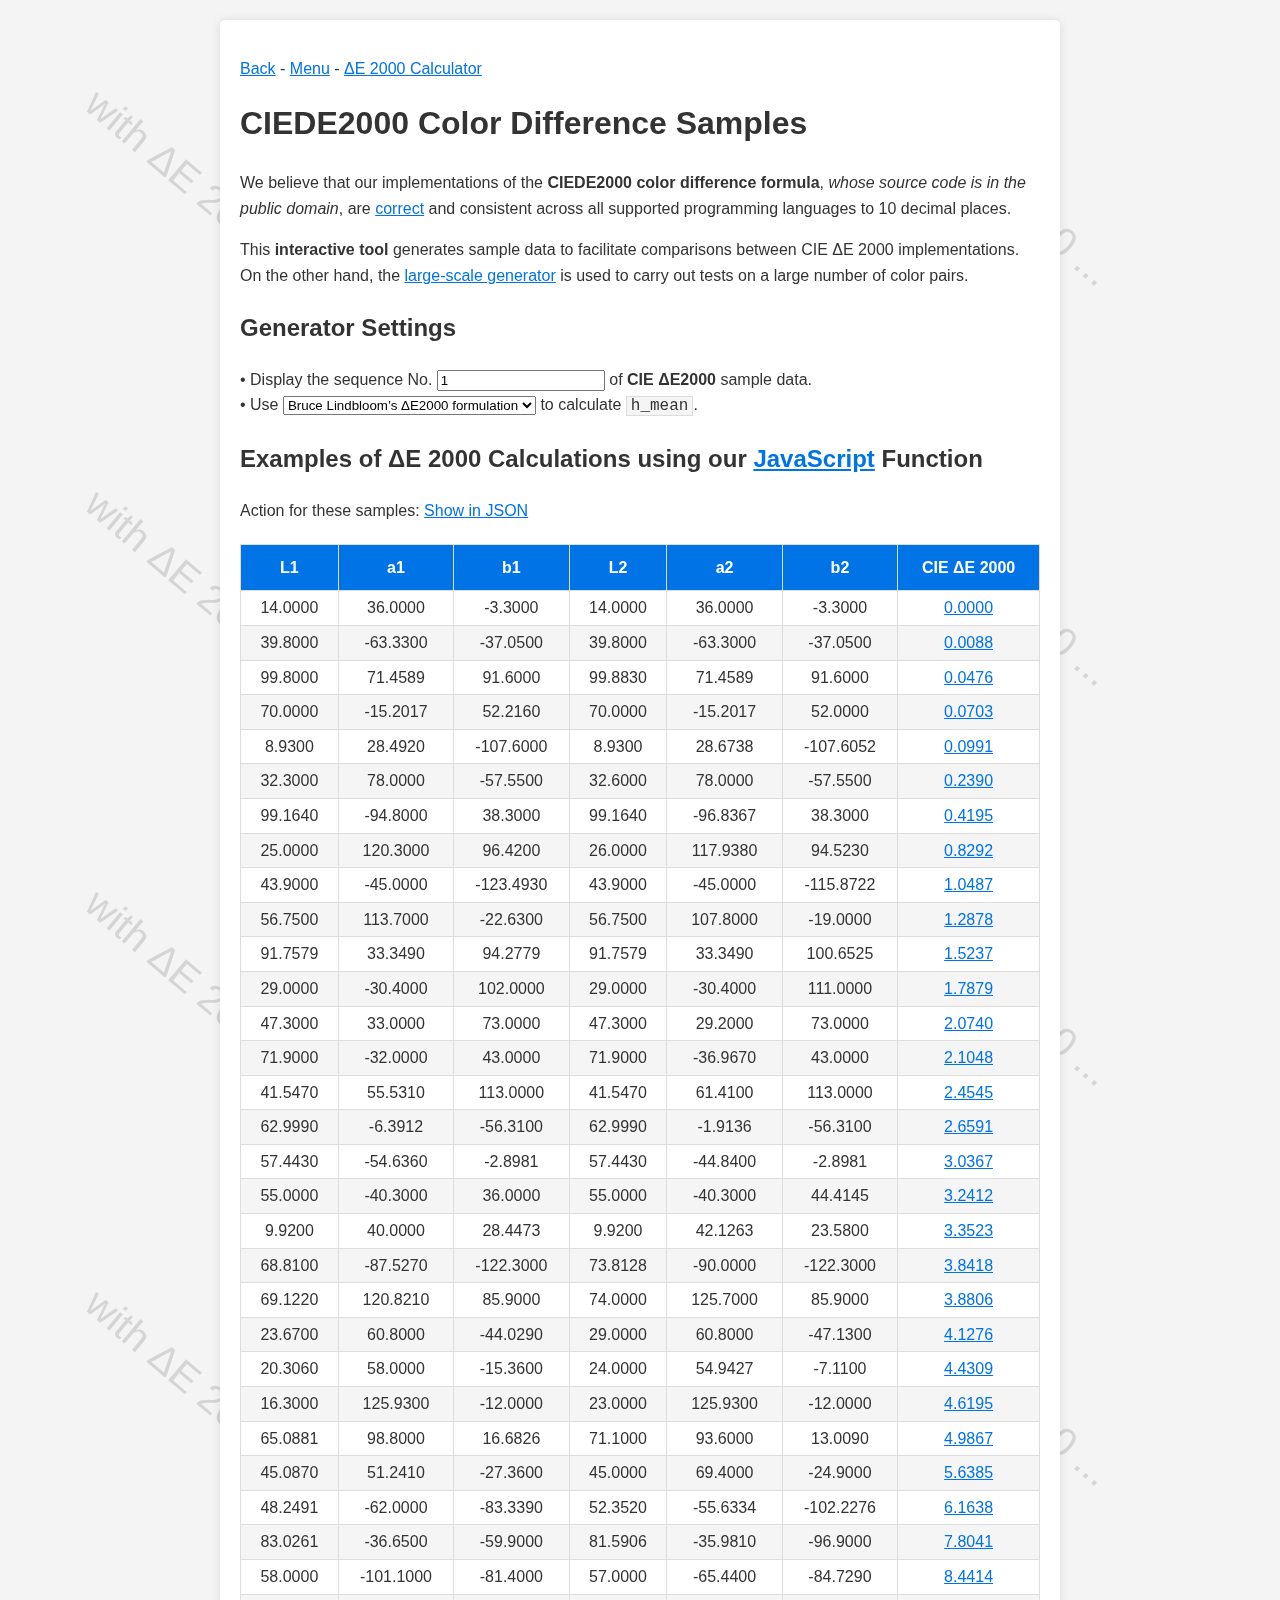
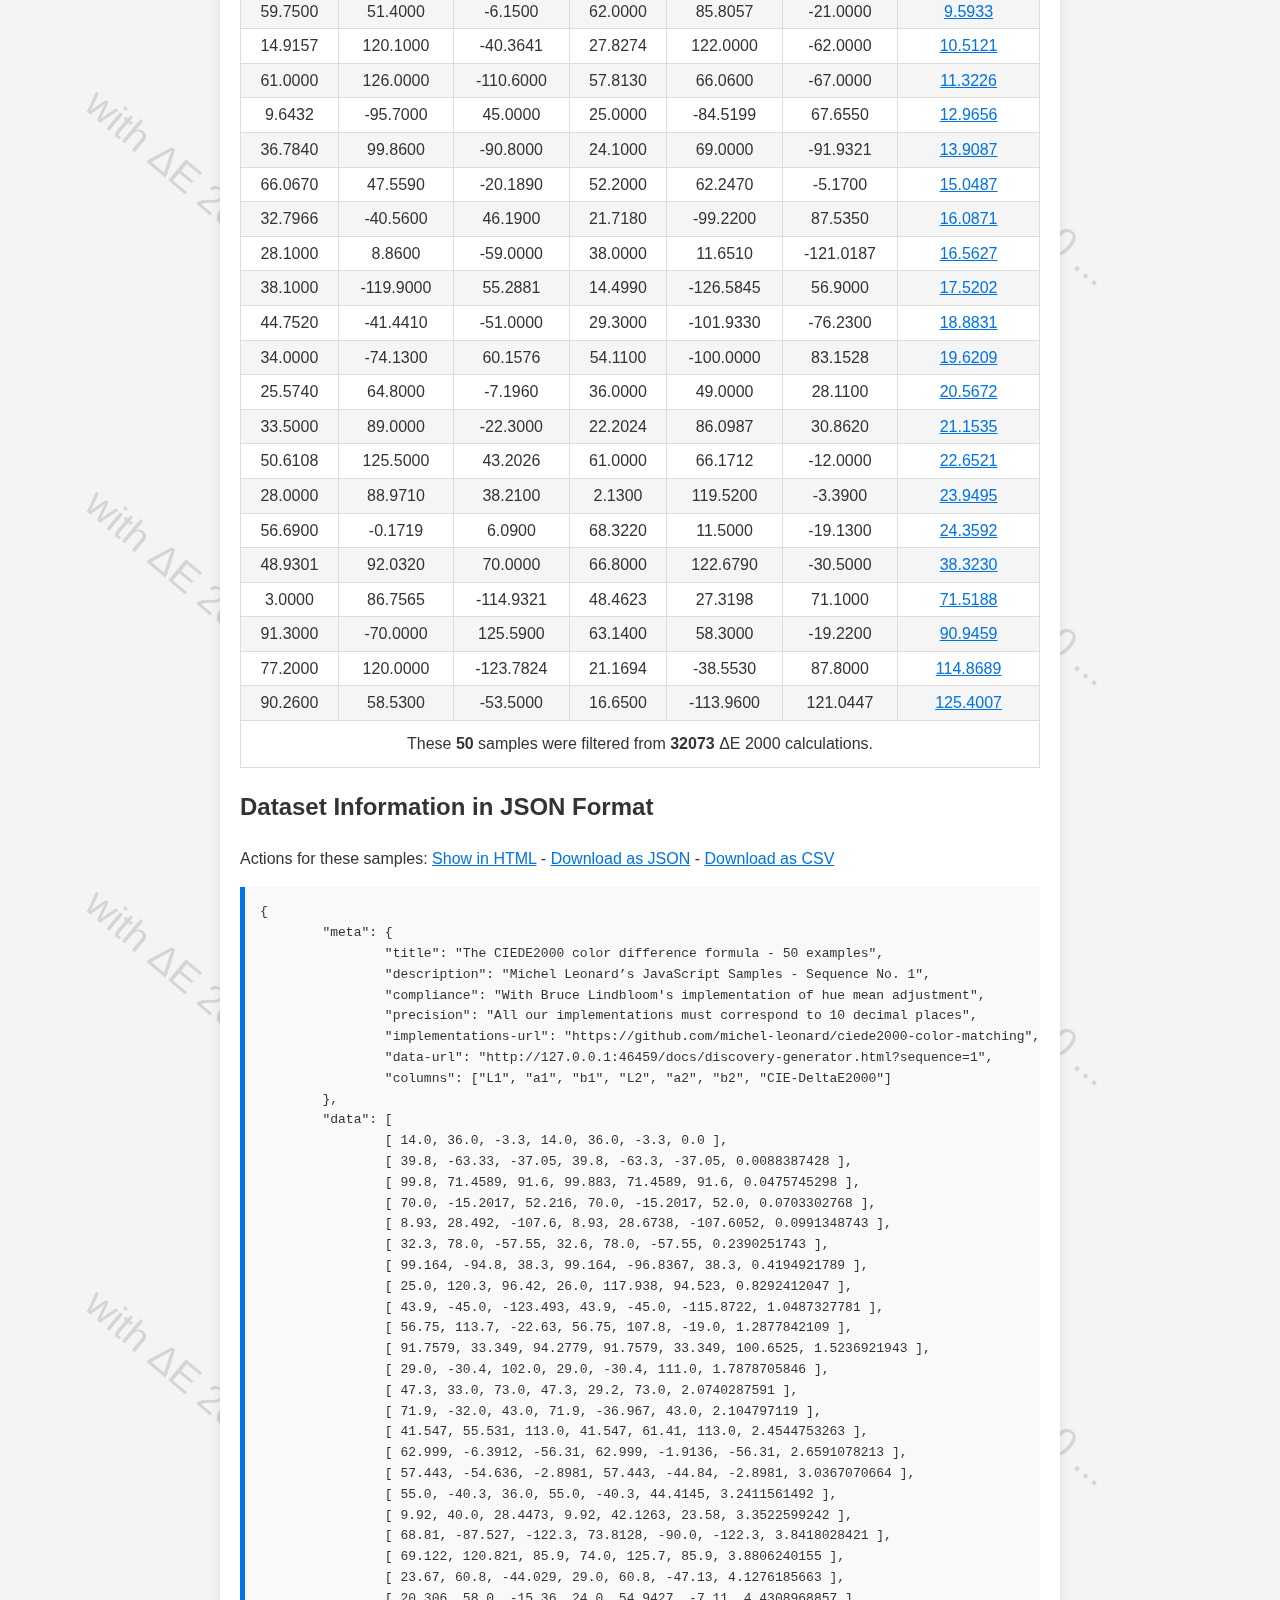
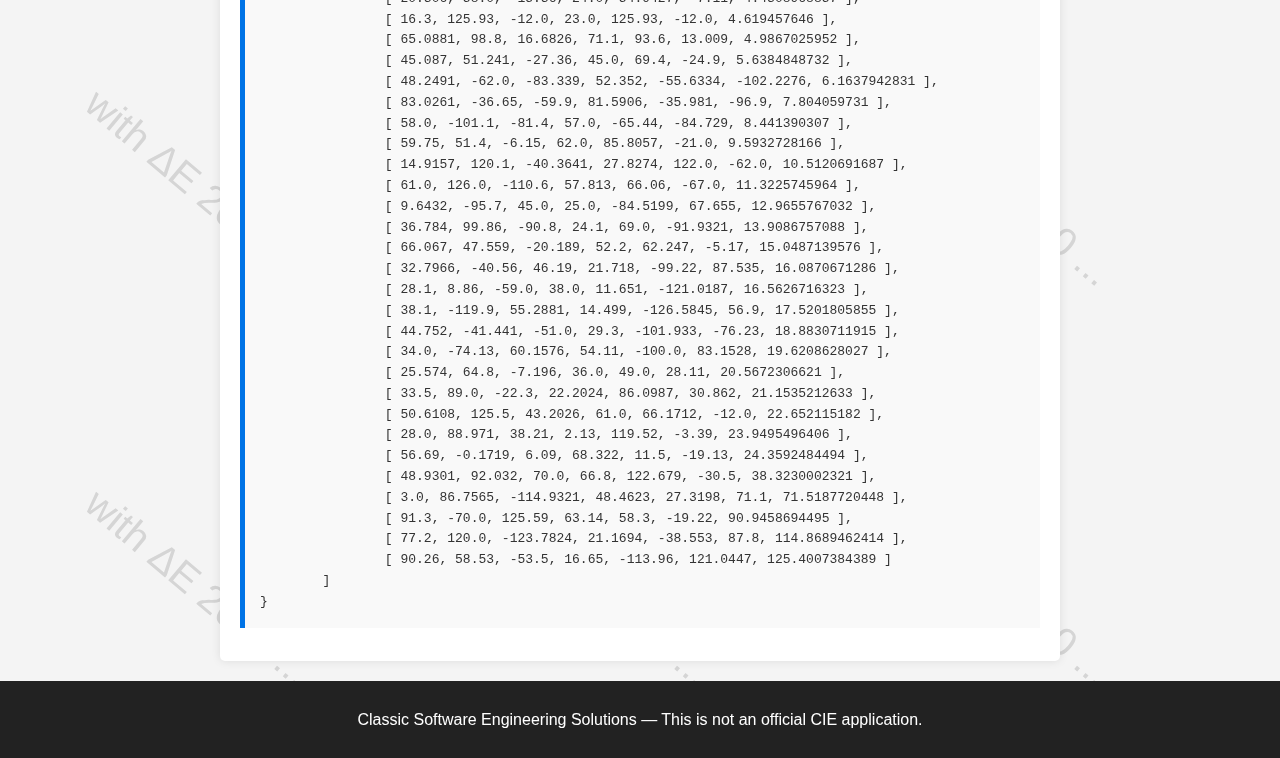
<file: docs/discovery-generator.html>
<!doctype html>
<html lang="en">
<head>
	<!-- Thu, 20 Mar 2025 04:29:10 GMT -->
	<meta charset="utf-8">
	<link rel="shortcut icon" type="image/x-icon" href="./favicon.ico">
	<meta name="application-name" content="CIEDE2000">
	<meta name="author" content="CIEDE2000">
	<meta name="robots" content="index, follow">
	<meta name="viewport" content="width=device-width, initial-scale=1.0">
	<title>CIE ΔE 2000 Color Difference Generator – CIEDE2000 Examples</title>
	<style>body{font-family:Arial,Helvetica,sans-serif;line-height:1.6;margin:0;padding:0;background:#f4f4f4;color:#333;background-image:url('data:image/svg+xml,%3Csvg xmlns=\'http://www.w3.org/2000/svg\' width=\'400\' height=\'400\' viewBox=\'0 0 200 200\'%3E%3Cdefs%3E%3Cpattern id=\'textPattern\' patternUnits=\'userSpaceOnUse\' width=\'200\' height=\'200\'%3E%3Ctext x=\'120\' y=\'50\' font-size=\'20\' fill=\'%23d5d5d5\' transform=\'rotate(40 40 40)\' text-anchor=\'middle\' font-family=\'Arial, sans-serif\'%3Ewith ΔE 2000 ...%3C/text%3E%3C/pattern%3E%3C/defs%3E%3Crect width=\'100%25\' height=\'100%25\' fill=\'url(%23textPattern)\' /%3E%3C/svg%3E')}  main{max-width:800px;margin:20px auto;padding:20px;background:#fff;border-radius:5px;box-shadow:0 0 10px #0000001a}  h1{margin-top:0}  tbody td:nth-child(7),a{color:#0073e6;cursor:pointer;text-decoration:underline}  code{font-family:Courier Next,courier,monospace;border:1px solid #ddd;background:#f5f5f5;padding:0 .25em}  tbody td:nth-child(7):hover,a:hover{color:darkblue}  footer a{color:darkturquoise}  table{width:100%;border-collapse:collapse;margin-top:20px}  th,td{border:1px solid #ddd;padding:10px;text-align:center}  tbody td{padding:4px 10px}  tbody tr:nth-child(even) td{background:#f5f5f5}  th{background:#0073e6;color:#fff}  pre{background:#f9f9f9;padding:15px;border-left:5px solid #0073e6;overflow-x:auto}  footer{text-align:center;padding:10px;background:#222;color:#fff;margin-top:20px}
	</style>
</head>
<body>
<main>
	<p><a href="javascript:void(1 < window.history.length ? window.history.back() : window.location.href = 'https://bit.ly/color-difference')">Back</a> - <a href="https://github.com/michel-leonard/ciede2000-color-matching/tree/main/docs#list-of-pages">Menu</a> - <a target="_blank" href="https://michel-leonard.github.io/ciede2000-color-matching/lab-color-calculator.html">ΔE 2000 Calculator</a></p>
	<h1>CIEDE2000 Color Difference Samples</h1>
	<section>
		<p>We believe that our implementations of the <strong>CIEDE2000 color difference formula</strong>, <i>whose source code is in the public domain</i>, are <a target="_blank" href="https://github.com/michel-leonard/ciede2000-color-matching/tree/main/tests#static-tests">correct</a> and consistent across all supported programming languages to 10 decimal places.</p>
		<p>This <strong>interactive tool</strong> generates sample data to facilitate comparisons between CIE ΔE 2000 implementations. On the other hand, the <a href="https://michel-leonard.github.io/ciede2000-color-matching">large-scale generator</a> is used to carry out tests on a large number of color pairs.</p>
	</section>
	<section>
		<h2>Generator Settings</h2>
		<p>• Display the sequence <label>No. <input type="number" step="1" value="1" min="0" max="9007199254740990" id="seq"></label> of <strong>CIE ΔE2000</strong> sample data.<br>• Use <select id="compliance" name="compliance"><option value="simple">Bruce Lindbloom’s ΔE2000 formulation</option><option value="strict">Gaurav Sharma’s ΔE2000 formulation</option></select> to calculate <code>h_mean</code>.</p>
	</section>
	<section>
		<h2>Examples of ΔE 2000 Calculations using our <a target="_blank" href="https://github.com/michel-leonard/ciede2000-color-matching/blob/main/ciede-2000.js#L6">JavaScript</a> Function</h2>
		<p>Action for these samples: <a href="#" id="nav-details">Show in JSON</a></p>
		<table id="res-tab"><thead><tr><th>L1</th><th>a1</th><th>b1</th><th>L2</th><th>a2</th><th>b2</th><th>CIE ΔE 2000</th></tr></thead><tbody><tr><td>14.0000</td><td>36.0000</td><td>-3.3000</td><td>14.0000</td><td>36.0000</td><td>-3.3000</td><td>0.0000</td></tr><tr><td>39.8000</td><td>-63.3300</td><td>-37.0500</td><td>39.8000</td><td>-63.3000</td><td>-37.0500</td><td>0.0088</td></tr><tr><td>99.8000</td><td>71.4589</td><td>91.6000</td><td>99.8830</td><td>71.4589</td><td>91.6000</td><td>0.0476</td></tr><tr><td>70.0000</td><td>-15.2017</td><td>52.2160</td><td>70.0000</td><td>-15.2017</td><td>52.0000</td><td>0.0703</td></tr><tr><td>8.9300</td><td>28.4920</td><td>-107.6000</td><td>8.9300</td><td>28.6738</td><td>-107.6052</td><td>0.0991</td></tr><tr><td>32.3000</td><td>78.0000</td><td>-57.5500</td><td>32.6000</td><td>78.0000</td><td>-57.5500</td><td>0.2390</td></tr><tr><td>99.1640</td><td>-94.8000</td><td>38.3000</td><td>99.1640</td><td>-96.8367</td><td>38.3000</td><td>0.4195</td></tr><tr><td>25.0000</td><td>120.3000</td><td>96.4200</td><td>26.0000</td><td>117.9380</td><td>94.5230</td><td>0.8292</td></tr><tr><td>43.9000</td><td>-45.0000</td><td>-123.4930</td><td>43.9000</td><td>-45.0000</td><td>-115.8722</td><td>1.0487</td></tr><tr><td>56.7500</td><td>113.7000</td><td>-22.6300</td><td>56.7500</td><td>107.8000</td><td>-19.0000</td><td>1.2878</td></tr><tr><td>91.7579</td><td>33.3490</td><td>94.2779</td><td>91.7579</td><td>33.3490</td><td>100.6525</td><td>1.5237</td></tr><tr><td>29.0000</td><td>-30.4000</td><td>102.0000</td><td>29.0000</td><td>-30.4000</td><td>111.0000</td><td>1.7879</td></tr><tr><td>47.3000</td><td>33.0000</td><td>73.0000</td><td>47.3000</td><td>29.2000</td><td>73.0000</td><td>2.0740</td></tr><tr><td>71.9000</td><td>-32.0000</td><td>43.0000</td><td>71.9000</td><td>-36.9670</td><td>43.0000</td><td>2.1048</td></tr><tr><td>41.5470</td><td>55.5310</td><td>113.0000</td><td>41.5470</td><td>61.4100</td><td>113.0000</td><td>2.4545</td></tr><tr><td>62.9990</td><td>-6.3912</td><td>-56.3100</td><td>62.9990</td><td>-1.9136</td><td>-56.3100</td><td>2.6591</td></tr><tr><td>57.4430</td><td>-54.6360</td><td>-2.8981</td><td>57.4430</td><td>-44.8400</td><td>-2.8981</td><td>3.0367</td></tr><tr><td>55.0000</td><td>-40.3000</td><td>36.0000</td><td>55.0000</td><td>-40.3000</td><td>44.4145</td><td>3.2412</td></tr><tr><td>9.9200</td><td>40.0000</td><td>28.4473</td><td>9.9200</td><td>42.1263</td><td>23.5800</td><td>3.3523</td></tr><tr><td>68.8100</td><td>-87.5270</td><td>-122.3000</td><td>73.8128</td><td>-90.0000</td><td>-122.3000</td><td>3.8418</td></tr><tr><td>69.1220</td><td>120.8210</td><td>85.9000</td><td>74.0000</td><td>125.7000</td><td>85.9000</td><td>3.8806</td></tr><tr><td>23.6700</td><td>60.8000</td><td>-44.0290</td><td>29.0000</td><td>60.8000</td><td>-47.1300</td><td>4.1276</td></tr><tr><td>20.3060</td><td>58.0000</td><td>-15.3600</td><td>24.0000</td><td>54.9427</td><td>-7.1100</td><td>4.4309</td></tr><tr><td>16.3000</td><td>125.9300</td><td>-12.0000</td><td>23.0000</td><td>125.9300</td><td>-12.0000</td><td>4.6195</td></tr><tr><td>65.0881</td><td>98.8000</td><td>16.6826</td><td>71.1000</td><td>93.6000</td><td>13.0090</td><td>4.9867</td></tr><tr><td>45.0870</td><td>51.2410</td><td>-27.3600</td><td>45.0000</td><td>69.4000</td><td>-24.9000</td><td>5.6385</td></tr><tr><td>48.2491</td><td>-62.0000</td><td>-83.3390</td><td>52.3520</td><td>-55.6334</td><td>-102.2276</td><td>6.1638</td></tr><tr><td>83.0261</td><td>-36.6500</td><td>-59.9000</td><td>81.5906</td><td>-35.9810</td><td>-96.9000</td><td>7.8041</td></tr><tr><td>58.0000</td><td>-101.1000</td><td>-81.4000</td><td>57.0000</td><td>-65.4400</td><td>-84.7290</td><td>8.4414</td></tr><tr><td>59.7500</td><td>51.4000</td><td>-6.1500</td><td>62.0000</td><td>85.8057</td><td>-21.0000</td><td>9.5933</td></tr><tr><td>14.9157</td><td>120.1000</td><td>-40.3641</td><td>27.8274</td><td>122.0000</td><td>-62.0000</td><td>10.5121</td></tr><tr><td>61.0000</td><td>126.0000</td><td>-110.6000</td><td>57.8130</td><td>66.0600</td><td>-67.0000</td><td>11.3226</td></tr><tr><td>9.6432</td><td>-95.7000</td><td>45.0000</td><td>25.0000</td><td>-84.5199</td><td>67.6550</td><td>12.9656</td></tr><tr><td>36.7840</td><td>99.8600</td><td>-90.8000</td><td>24.1000</td><td>69.0000</td><td>-91.9321</td><td>13.9087</td></tr><tr><td>66.0670</td><td>47.5590</td><td>-20.1890</td><td>52.2000</td><td>62.2470</td><td>-5.1700</td><td>15.0487</td></tr><tr><td>32.7966</td><td>-40.5600</td><td>46.1900</td><td>21.7180</td><td>-99.2200</td><td>87.5350</td><td>16.0871</td></tr><tr><td>28.1000</td><td>8.8600</td><td>-59.0000</td><td>38.0000</td><td>11.6510</td><td>-121.0187</td><td>16.5627</td></tr><tr><td>38.1000</td><td>-119.9000</td><td>55.2881</td><td>14.4990</td><td>-126.5845</td><td>56.9000</td><td>17.5202</td></tr><tr><td>44.7520</td><td>-41.4410</td><td>-51.0000</td><td>29.3000</td><td>-101.9330</td><td>-76.2300</td><td>18.8831</td></tr><tr><td>34.0000</td><td>-74.1300</td><td>60.1576</td><td>54.1100</td><td>-100.0000</td><td>83.1528</td><td>19.6209</td></tr><tr><td>25.5740</td><td>64.8000</td><td>-7.1960</td><td>36.0000</td><td>49.0000</td><td>28.1100</td><td>20.5672</td></tr><tr><td>33.5000</td><td>89.0000</td><td>-22.3000</td><td>22.2024</td><td>86.0987</td><td>30.8620</td><td>21.1535</td></tr><tr><td>50.6108</td><td>125.5000</td><td>43.2026</td><td>61.0000</td><td>66.1712</td><td>-12.0000</td><td>22.6521</td></tr><tr><td>28.0000</td><td>88.9710</td><td>38.2100</td><td>2.1300</td><td>119.5200</td><td>-3.3900</td><td>23.9495</td></tr><tr><td>56.6900</td><td>-0.1719</td><td>6.0900</td><td>68.3220</td><td>11.5000</td><td>-19.1300</td><td>24.3592</td></tr><tr><td>48.9301</td><td>92.0320</td><td>70.0000</td><td>66.8000</td><td>122.6790</td><td>-30.5000</td><td>38.3230</td></tr><tr><td>3.0000</td><td>86.7565</td><td>-114.9321</td><td>48.4623</td><td>27.3198</td><td>71.1000</td><td>71.5188</td></tr><tr><td>91.3000</td><td>-70.0000</td><td>125.5900</td><td>63.1400</td><td>58.3000</td><td>-19.2200</td><td>90.9459</td></tr><tr><td>77.2000</td><td>120.0000</td><td>-123.7824</td><td>21.1694</td><td>-38.5530</td><td>87.8000</td><td>114.8689</td></tr><tr><td>90.2600</td><td>58.5300</td><td>-53.5000</td><td>16.6500</td><td>-113.9600</td><td>121.0447</td><td>125.4007</td></tr></tbody><tfoot><tr><td colspan="7">These <b>50</b> samples were filtered from <b>32073</b> ΔE 2000 calculations.</td></tr></tfoot></table>
	</section>
	<section>
		<h2>Dataset Information in JSON Format</h2>
		<p>Actions for these samples: <a href="#" id="nav-plain">Show in HTML</a> - <a href="#" id="dl-json">Download as JSON</a> - <a href="#" id="dl-csv">Download as CSV</a></p>
		<pre onclick="return; const range = document.createRange(),	 s = window.getSelection(); range.selectNodeContents(this); s.removeAllRanges(); s.addRange(range)" id="res-json">{
	"meta": {
		"title": "The CIEDE2000 color difference formula - 50 examples",
		"description": "Michel Leonard’s JavaScript Samples - Sequence No. 1",
		"compliance": "With Bruce Lindbloom's implementation of hue mean adjustment",
		"precision": "All our implementations must correspond to 10 decimal places",
		"implementations-url": "https://github.com/michel-leonard/ciede2000-color-matching",
		"data-url": "https://michel-leonard.github.io/ciede2000-color-matching/discovery-generator.html?sequence=1",
		"columns": ["L1", "a1", "b1", "L2", "a2", "b2", "CIE-DeltaE2000"]
	},
	"data": [
		[ 14.0, 36.0, -3.3, 14.0, 36.0, -3.3, 0.0 ],
		[ 39.8, -63.33, -37.05, 39.8, -63.3, -37.05, 0.0088387428 ],
		[ 99.8, 71.4589, 91.6, 99.883, 71.4589, 91.6, 0.0475745298 ],
		[ 70.0, -15.2017, 52.216, 70.0, -15.2017, 52.0, 0.0703302768 ],
		[ 8.93, 28.492, -107.6, 8.93, 28.6738, -107.6052, 0.0991348743 ],
		[ 32.3, 78.0, -57.55, 32.6, 78.0, -57.55, 0.2390251743 ],
		[ 99.164, -94.8, 38.3, 99.164, -96.8367, 38.3, 0.4194921789 ],
		[ 25.0, 120.3, 96.42, 26.0, 117.938, 94.523, 0.8292412047 ],
		[ 43.9, -45.0, -123.493, 43.9, -45.0, -115.8722, 1.0487327781 ],
		[ 56.75, 113.7, -22.63, 56.75, 107.8, -19.0, 1.2877842109 ],
		[ 91.7579, 33.349, 94.2779, 91.7579, 33.349, 100.6525, 1.5236921943 ],
		[ 29.0, -30.4, 102.0, 29.0, -30.4, 111.0, 1.7878705846 ],
		[ 47.3, 33.0, 73.0, 47.3, 29.2, 73.0, 2.0740287591 ],
		[ 71.9, -32.0, 43.0, 71.9, -36.967, 43.0, 2.104797119 ],
		[ 41.547, 55.531, 113.0, 41.547, 61.41, 113.0, 2.4544753263 ],
		[ 62.999, -6.3912, -56.31, 62.999, -1.9136, -56.31, 2.6591078213 ],
		[ 57.443, -54.636, -2.8981, 57.443, -44.84, -2.8981, 3.0367070664 ],
		[ 55.0, -40.3, 36.0, 55.0, -40.3, 44.4145, 3.2411561492 ],
		[ 9.92, 40.0, 28.4473, 9.92, 42.1263, 23.58, 3.3522599242 ],
		[ 68.81, -87.527, -122.3, 73.8128, -90.0, -122.3, 3.8418028421 ],
		[ 69.122, 120.821, 85.9, 74.0, 125.7, 85.9, 3.8806240155 ],
		[ 23.67, 60.8, -44.029, 29.0, 60.8, -47.13, 4.1276185663 ],
		[ 20.306, 58.0, -15.36, 24.0, 54.9427, -7.11, 4.4308968857 ],
		[ 16.3, 125.93, -12.0, 23.0, 125.93, -12.0, 4.619457646 ],
		[ 65.0881, 98.8, 16.6826, 71.1, 93.6, 13.009, 4.9867025952 ],
		[ 45.087, 51.241, -27.36, 45.0, 69.4, -24.9, 5.6384848732 ],
		[ 48.2491, -62.0, -83.339, 52.352, -55.6334, -102.2276, 6.1637942831 ],
		[ 83.0261, -36.65, -59.9, 81.5906, -35.981, -96.9, 7.804059731 ],
		[ 58.0, -101.1, -81.4, 57.0, -65.44, -84.729, 8.441390307 ],
		[ 59.75, 51.4, -6.15, 62.0, 85.8057, -21.0, 9.5932728166 ],
		[ 14.9157, 120.1, -40.3641, 27.8274, 122.0, -62.0, 10.5120691687 ],
		[ 61.0, 126.0, -110.6, 57.813, 66.06, -67.0, 11.3225745964 ],
		[ 9.6432, -95.7, 45.0, 25.0, -84.5199, 67.655, 12.9655767032 ],
		[ 36.784, 99.86, -90.8, 24.1, 69.0, -91.9321, 13.9086757088 ],
		[ 66.067, 47.559, -20.189, 52.2, 62.247, -5.17, 15.0487139576 ],
		[ 32.7966, -40.56, 46.19, 21.718, -99.22, 87.535, 16.0870671286 ],
		[ 28.1, 8.86, -59.0, 38.0, 11.651, -121.0187, 16.5626716323 ],
		[ 38.1, -119.9, 55.2881, 14.499, -126.5845, 56.9, 17.5201805855 ],
		[ 44.752, -41.441, -51.0, 29.3, -101.933, -76.23, 18.8830711915 ],
		[ 34.0, -74.13, 60.1576, 54.11, -100.0, 83.1528, 19.6208628027 ],
		[ 25.574, 64.8, -7.196, 36.0, 49.0, 28.11, 20.5672306621 ],
		[ 33.5, 89.0, -22.3, 22.2024, 86.0987, 30.862, 21.1535212633 ],
		[ 50.6108, 125.5, 43.2026, 61.0, 66.1712, -12.0, 22.652115182 ],
		[ 28.0, 88.971, 38.21, 2.13, 119.52, -3.39, 23.9495496406 ],
		[ 56.69, -0.1719, 6.09, 68.322, 11.5, -19.13, 24.3592484494 ],
		[ 48.9301, 92.032, 70.0, 66.8, 122.679, -30.5, 38.3230002321 ],
		[ 3.0, 86.7565, -114.9321, 48.4623, 27.3198, 71.1, 71.5187720448 ],
		[ 91.3, -70.0, 125.59, 63.14, 58.3, -19.22, 90.9458694495 ],
		[ 77.2, 120.0, -123.7824, 21.1694, -38.553, 87.8, 114.8689462414 ],
		[ 90.26, 58.53, -53.5, 16.65, -113.96, 121.0447, 125.4007384389 ]
	]
}</pre>
	</section>
</main>
<footer>
	<p>Classic Software Engineering Solutions — This is not an official CIE application.</p>
</footer>
<script src="./assets/scripts/cie-delta-e-2000.js"></script>
<script>
	class Xorshift {
		constructor(seed) {
			this.state = BigInt(seed) ^ 0xff51afd7ed558ccdn;
		}

		next() {
			this.state ^= (this.state << 13n) & 0xFFFFFFFFFFFFFFFFn;
			this.state ^= (this.state >> 7n) & 0xFFFFFFFFFFFFFFFFn;
			this.state ^= (this.state << 17n) & 0xFFFFFFFFFFFFFFFFn;
			return this.state & 0xFFFFFFFFFFFFFFFFn;
		}

		nextFloat(min, max) {
			return min + (Number(this.next()) / Number(0xFFFFFFFFFFFFFFFFn)) * (max - min);
		}

		nextBool() {
			return (this.next() & 1n) === 1n;
		}
	}
	function downloadFile(data, seq, compliance, extension) {
		const blob = new Blob([data], { type: extension === "json" ? "application/json" : "text/plain" })
		const link = document.createElement("a")
		link.href = URL.createObjectURL(blob)
		link.download = "ciede2000-samples-" + seq + (compliance ? "-strict" : "") + "." + extension
		document.body.appendChild(link)
		link.click()
		document.body.removeChild(link)
	}
	const el_seq = document.getElementById("seq")
	const el_compliance = document.getElementById("compliance")
	const el_nav_details = document.getElementById("nav-details")
	const el_nav_plain = document.getElementById("nav-plain")
	const el_tab = document.getElementById("res-tab")
	const el_dl_csv = document.getElementById("dl-csv")
	const el_dl_json = document.getElementById("dl-json")
	const el_json = document.getElementById("res-json")
	function scroll(i) {
		document.body.querySelector('section:nth-child(' + i + ') > h2').scrollIntoView({ behavior: 'smooth' })
	}
	function random_sequence_id() {
		let s = '' + parseInt(1.0 + Math.random() * 9.0)
		for(let i = 1, j = parseInt(4.0 + Math.random() * 12.0); i < j; ++i)
			s += parseInt(Math.random() * 10.0)
		return parseInt(s)
	}
	const in_bounds = (min, max, ...nums) => nums.every(e => e >= min && e <= max)
	function exec(arg) {
		delete exec.seq
		const url = new URL(window.location.href.replace(/[#?].*/, ''))
		const seq = Math.abs(parseInt(el_seq.value)) || random_sequence_id()
		const compliance = el_compliance.value === "strict"
		url.searchParams.set("sequence", seq)
		if (compliance)
			url.searchParams.set("strict", "true")
		history.replaceState(null, "", url)
		el_seq.value = seq
		const rng = new Xorshift(seq)
		function round(n) {
			const r = rng.nextFloat(0., 1.)
			f = r < .2 ? 1. : r < .4 ? 10. : r < .6 ? 100. : r < .8 ? 1000. : 10000.
			return Math.round(n * f) / f
		}
		el_tab.innerHTML = '<thead><tr><th>L1</th><th>a1</th><th>b1</th><th>L2</th><th>a2</th><th>b2</th><th>CIE ΔE 2000</th></tr></thead><tbody' + (compliance ? " data-compliance=true" : "") + '></tbody><tfoot><tr><td colspan="7">Initialization...</td></tr></tfoot>'
		el_json.innerHTML = ''
		setTimeout(async () => {
			const tbody = el_tab.querySelector('tbody')
			const tfoot = el_tab.querySelector('tfoot td')
			const rows = [ ]
			for(let a = 0., b = 0., i = 0; b < 150.5; ++i) {
				const row = new Array(7)
				do {
					row[0] = round(rng.nextFloat(0.0, 100.0))
					row[1] = round(rng.nextFloat(-128.0, 128.0))
					row[2] = round(rng.nextFloat(-128.0, 128.0))
					if (b <= 1.0) {
						row[3] = rng.nextFloat(0.0, 1.0) < 0.5 ? row[0] : round(row[0] + rng.nextFloat(0.0, 2.5))
						row[4] = rng.nextFloat(0.0, 1.0) < 0.5 ? row[1] : round(row[1] + rng.nextFloat(-2.5, 2.5))
						row[5] = rng.nextFloat(0.0, 1.0) < 0.5 ? row[2] : round(row[2] + rng.nextFloat(-2.5, 2.5))
					} else if (b <= 5.0) {
						row[3] = rng.nextFloat(0.0, 1.0) < 0.5 ? row[0] : round(row[0] + rng.nextFloat(0.0, 10.0))
						row[4] = rng.nextFloat(0.0, 1.0) < 0.5 ? row[1] : round(row[1] + rng.nextFloat(-10.0, 10.0))
						row[5] = rng.nextFloat(0.0, 1.0) < 0.5 ? row[2] : round(row[2] + rng.nextFloat(-10.0, 10.0))
					} else {
						row[3] = round(rng.nextFloat(0.0, 100.0))
						row[4] = round(rng.nextFloat(-128.0, 128.0))
						row[5] = round(rng.nextFloat(-128.0, 128.0))
					}
				} while(!in_bounds(0.0, 100.0, row[0], row[3]) || !in_bounds(-128.0, 128.0, row[1], row[2], row[4], row[5]))
				const delta_e = ciede_2000(row[0], row[1], row[2], row[3], row[4], row[5], 1.0, 1.0, 1.0, compliance)
				if ((delta_e < 20.0 || delta_e !== ciede_2000(row[0], row[1], row[2], row[3], row[4], row[5], 1.0, 1.0, 1.0, !compliance)) && a <= delta_e && delta_e <= b) {
					await new Promise(res => {
						setTimeout(() => {
							a = b + 1e-14
							b += b < .1 ? .025 : b < 1. ? .25 : b < 5. ? .25 : b < 25. ? 1.0 : 25.
							row[6] = Math.round(delta_e * 1e4) / 1e4
							rows.push(row)
							const tr = document.createElement('tr')
							tr.innerHTML = "<td>" + row.map(e => e.toFixed(4)).join("</td><td>") + "</td>"
							tbody.appendChild(tr)
							tfoot.innerHTML = 'These <b>' + tbody.childElementCount + '</b> samples were filtered from <b>' + i + '</b> ΔE 2000 calculations.'
							row[6] = Math.round(delta_e * 1e10) / 1e10
							res()
						}, 0)
					})
				}
			}
			exec.seq = seq
			exec.compliance = compliance
			el_json.innerHTML = '{\n	"meta": {\n		"title": "The CIEDE2000 color difference formula - ' + rows.length + ' examples",\n		"description": "Michel Leonard’s JavaScript Samples - Sequence No. ' + seq + '",\n		"compliance": "With ' + (compliance ? "Gaurav Sharma" : "Bruce Lindbloom") + '\'s implementation of hue mean adjustment",\n		"precision": "All our implementations must correspond to 10 decimal places",\n		"implementations-url": "https://github.com/michel-leonard/ciede2000-color-matching",\n		"data-url": "' + window.location + '",\n		"columns": ["L1", "a1", "b1", "L2", "a2", "b2", "CIE-DeltaE2000"]\n	},\n	"data": ' + JSON.stringify(rows).replace("[[", "[\n\t\t[ ").replace("]]", " ]\n\t]").replaceAll("],[", " ],\n\t\t[ ").replaceAll(/([0-9.-]+)(,?)/g, (m, n, c) => {
				if (/^[0-9-]+$/.test(n))
					n += '.0'
				return c === ',' ? n + ', ' : n
			}) + '\n}\n'
			if (arg && seq !== 1)
				scroll(6)
		}, 120)
	}
	el_nav_details.addEventListener("click", function(e){
		e.preventDefault()
		scroll(6)
	})
	el_nav_plain.addEventListener("click", function(e){
		e.preventDefault()
		scroll(4)
	})
	el_dl_json.addEventListener("click", function(e){
		e.preventDefault()
		if (exec.seq)
			downloadFile(el_json.innerHTML, exec.seq, exec.compliance, "json")
	})
	el_dl_csv.addEventListener("click", function(e){
		e.preventDefault()
		if (exec.seq) {
			const data = JSON.parse(el_json.innerHTML), meta = data.meta, rows = data.data
			let res = ''
			for(let k in meta)
				if (k !== 'columns')
					res += '# ' + k + ': ' + meta[k] + '\n'
			res += 'L1,a1,b1,L2,a2,b2,CIE-DeltaE2000\n' + rows.map(e => e.join(",")).join("\n").replaceAll(/([0-9.-]+)/g, (m, n) => /^[0-9-]+$/.test(n) ? n + '.0' : n)
			downloadFile(res, exec.seq, exec.compliance, "csv")
		}
	})
	el_tab.addEventListener("click", function(event) {
		let target = event.target
		if (target.tagName === "TD" && target.cellIndex === 6 && target.parentElement.parentElement.tagName === "TBODY") {
			const compliance = !!target.parentElement.parentElement.dataset.compliance
			let cells = target.parentElement.querySelectorAll("td")
			if (cells.length >= 6) {
				let L1 = cells[0].innerText.trim()
				let a1 = cells[1].innerText.trim()
				let b1 = cells[2].innerText.trim()
				let L2 = cells[3].innerText.trim()
				let a2 = cells[4].innerText.trim()
				let b2 = cells[5].innerText.trim()
				let url = `https://michel-leonard.github.io/ciede2000-color-matching/lab-color-calculator.html?L1=${L1}&a1=${a1}&b1=${b1}&L2=${L2}&a2=${a2}&b2=${b2}${compliance ? "&strict=true" : ""}`;
				let link = document.createElement("a")
				link.href = url
				link.target = "_blank"
				document.body.appendChild(link)
				link.click()
				document.body.removeChild(link)
			}
		}
	})
	{
		const url = new URL(window.location)
		el_seq.value = parseInt(url.searchParams.get('sequence')) || 1
		el_compliance.value = url.searchParams.get('strict') ? "strict" : "simple"
		let timed
		el_seq.addEventListener('input', function () {
			clearTimeout(timed)
			timed = setTimeout(exec, 1000)
		})
		el_compliance.addEventListener('input', function () {
			clearTimeout(timed)
			timed = setTimeout(exec, 1000)
		})
		setTimeout(exec, 0, true)
	}
</script>
</body>
</html>
</file>
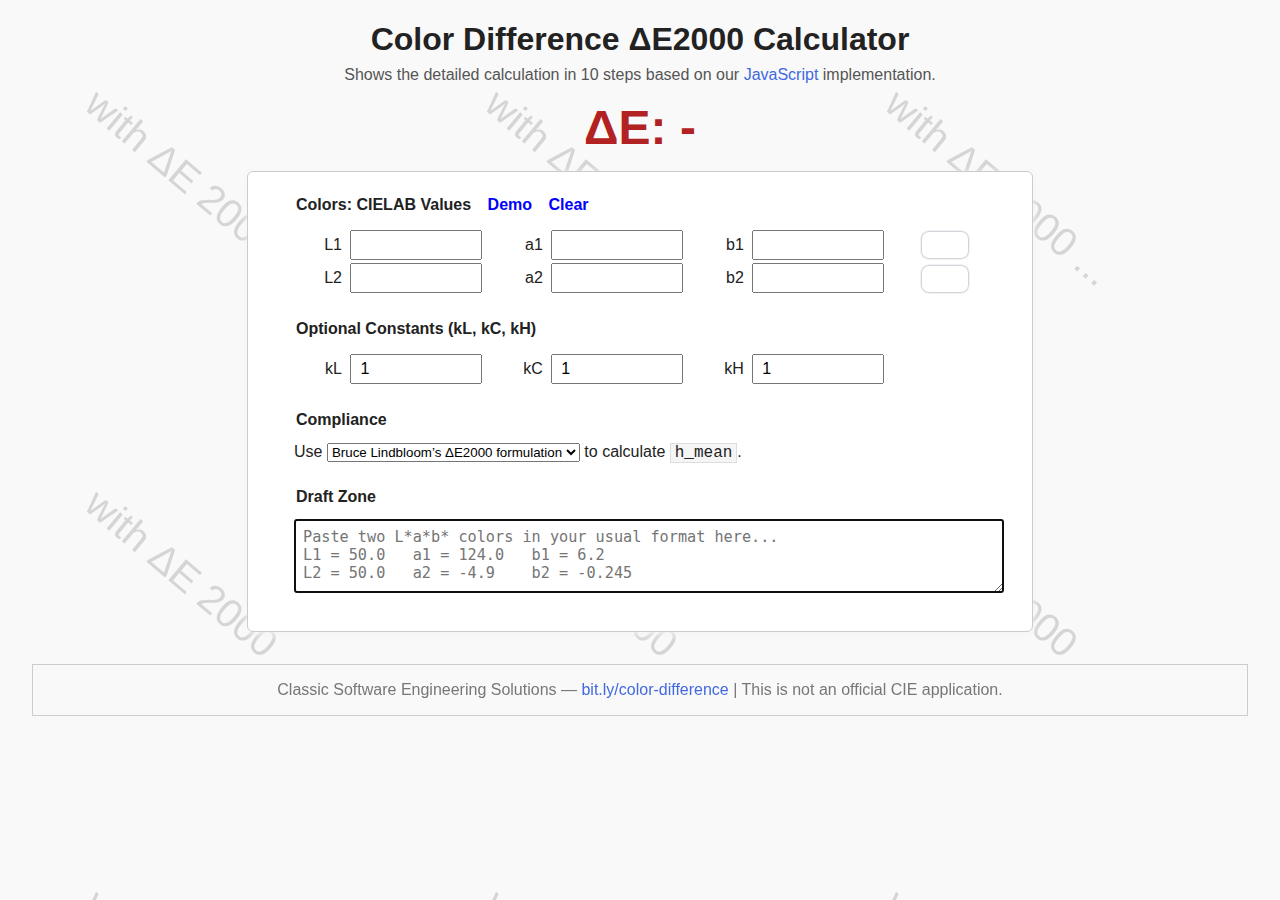
<file: docs/lab-color-calculator.html>
<!doctype html>
<html lang="en">
<head>
	<meta charset="utf-8">
	<link rel="shortcut icon" type="image/x-icon" href="./favicon.ico">
	<meta name="application-name" content="CIEDE2000">
	<meta name="author" content="CIEDE2000">
	<meta name="robots" content="index, follow">
	<meta name="viewport" content="width=device-width, initial-scale=1">
	<meta name="description" content="Computes the CIEDE2000 color difference (ΔE2000) between two L*a*b* colors, and displays a a detailed 10-step breakdown of the calculation steps.">
	<title>Detailed ΔE2000 Calculator</title>
	<style>
		body{font-family:Arial,sans-serif;margin:.25rem 2rem;background-image:url('data:image/svg+xml,%3Csvg 	xmlns=\'http://www.w3.org/2000/svg\' width=\'400\' height=\'400\' viewBox=\'0 0 200 200\'%3E%3Cdefs%3E%3Cpattern id=\'textPattern\' patternUnits=\'userSpaceOnUse\' width=\'200\' height=\'200\'%3E%3Ctext x=\'120\' y=\'50\' font-size=\'20\' fill=\'%23d5d5d5\' transform=\'rotate(40 40 40)\' text-anchor=\'middle\' font-family=\'Arial,sans-serif\'%3Ewith ΔE 2000 ...%3C/text%3E%3C/pattern%3E%3C/defs%3E%3Crect width=\'100%25\' height=\'100%25\' fill=\'url(%23textPattern)\' /%3E%3C/svg%3E');background-color:#f9f9f9;color:#222}a{color:#4169e1;text-decoration:none}a:hover{color:blue}h1{text-align:center;margin-bottom:.25em}p.intro{text-align:center;margin-top:0;margin-bottom:1rem;color:#555}form{max-width:720px;margin:0 auto 1rem;background:#fff;padding:1.5rem 2rem .5em 2em;border-radius:6px;box-shadow:0 2px 8px #f5f5f5;border:1px solid #ccc}fieldset{border:none;margin-bottom:1rem}legend{font-weight:700;margin-bottom:.5rem}label{display:inline-block;width:3rem;text-align:right;padding-right:.25em}.color{width:2rem;padding:.25rem .5rem;margin:.1rem .5rem .1rem 1.5rem;vertical-align:middle;display:inline-block;height:1.25rem;border-radius:.5rem;box-shadow:#0000000d 0 0 0 1px,#d1d5db 0 0 0 1px inset}input[type=number]{width:7rem;padding:.25rem .5rem;margin:.1rem .5rem .1rem 0;font-size:1rem}textarea{width:100%;height:3.5rem;font-family:monospace;font-size:.95rem;padding:.5rem;resize:vertical}.deltaE{font-size:3rem;font-weight:900;color:#b22222;text-align:center;margin:1rem 0;user-select:text}#compliance-diff{font-style:normal}#compliance-diff:empty{display:none}code{font-family:Courier Next,courier,monospace;border:1px solid #ddd;background:#f5f5f5;padding:0 .25em}#ambiguity{text-align:center}#ambiguity:empty{display:none}#procedureTable{width:100%;max-width:780px;text-align:center;margin:0 auto 1rem;border-collapse:collapse;background:#fff;box-shadow:0 2px 8px #aaa;font-family:Courier Next,courier,monospace}#procedureTable th,#procedureTable td{padding:.4rem .8rem;border:1px solid #ddd}#procedureTable th{background:#eee}#procedureTable td[colspan='3']{padding:1rem 0;background-color:#f0f0f0;box-shadow:#ddd 3px 3px 6px 0 inset,#ffffff80 -3px -3px 6px 1px inset}#procedureTable tr.main td:first-child,#procedureTable tr.main td:last-child,#procedureTable tr:last-child td:first-child,#procedureTable tr:last-child td:last-child{font-weight:700;color:#b22222}#procedureTable tr > td:nth-child(2) i{font-style:normal;font-weight:bold;color:green}#procedureTable tr > td:nth-child(2) b{color:blue}#procedureTable tr > td:last-child i{font-style:normal}.tooltip-container{position:relative;display:inline-block}.tooltip-box{visibility:hidden;background-color:#f5f5f5;color:#333;text-align:left;border-radius:3px;padding:5px 10px;position:absolute;z-index:100;bottom:90%;left:50%;transform:translateX(-50%);border:1px solid #a3a3a3;box-shadow:#0000001a 0 0 5px 0,#0000001a 0 0 1px 0;white-space:nowrap;user-select:text}.tooltip-container:hover .tooltip-box{visibility:visible}.tooltip-box::after{content: '';position:absolute;top:100%;left:50%;margin-left:-5px;border-width:5px;border-style:solid;border-color:#eee transparent transparent} .d-none{display:none} #errorMsg{color:#c0392b;text-align:center;margin:0 auto 1rem;padding:.25rem;font-weight:700;font-family:Courier Next,courier,monospace;background:#f9f9f9;border:1px solid #ccc;width:100%;max-width:780px}  #errorMsg:empty{display:none}  footer{text-align:center;color:#777;border:1px solid #ccc;margin:2rem 0 0 0;padding:0;background:#f9f9f9}  fieldset legend span{margin-left:.75em;color:blue}  fieldset legend span:hover{text-shadow:.1em .1em .3em #ccc;cursor:pointer;text-decoration:underline}
	</style>
</head>
<body>

<h1>Color Difference ΔE2000 Calculator</h1>
<p class="intro">Shows the detailed calculation in 10 steps based on our <a target="_blank" href="https://github.com/michel-leonard/ciede2000-color-matching/blob/main/ciede-2000.js#L6">JavaScript</a> implementation.</p>

<div class="deltaE">ΔE: <span id="deltaE">-</span></div>

<form id="deltaEForm" autocomplete="off" novalidate>
	<fieldset>
		<legend>Colors: CIELAB Values <span>Demo</span> <span>Clear</span></legend>
		<label for="L1">L1</label>
		<input type="number" step="1" id="L1" name="L1">
		<label for="a1">a1</label>
		<input type="number" step="1" id="a1" name="a1">
		<label for="b1">b1</label>
		<input type="number" step="1" id="b1" name="b1">
		<div class="color" id="color1"></div>
		<br>
		<label for="L2">L2</label>
		<input type="number" step="1" id="L2" name="L2">
		<label for="a2">a2</label>
		<input type="number" step="1" id="a2" name="a2">
		<label for="b2">b2</label>
		<input type="number" step="1" id="b2" name="b2">
		<div class="color" id="color2"></div>
	</fieldset>
	<fieldset>
		<legend>Optional Constants (kL, kC, kH)</legend>
		<label for="kl">kL</label>
		<input type="number" step="0.1" id="kl" name="kl" value="1">
		<label for="kc">kC</label>
		<input type="number" step="0.1" id="kc" name="kc" value="1">
		<label for="kh">kH</label>
		<input type="number" step="0.1" id="kh" name="kh" value="1">
	</fieldset>
	<fieldset>
		<legend>Compliance</legend>
		<i id="compliance-diff"></i> Use <select id="compliance" name="compliance">
		<option value="simple">Bruce Lindbloom’s ΔE2000 formulation</option>
		<option value="strict">Gaurav Sharma’s ΔE2000 formulation</option>
	</select> to calculate <code>h_mean</code>.
	</fieldset>
	<fieldset>
		<legend>Draft Zone</legend>
		<textarea spellcheck="false" autofocus id="inputText" placeholder="&#x50;&#x61;&#x73;&#x74;&#x65;&#x20;&#x74;&#x77;&#x6F;&#x20;&#x4C;&#x2A;&#x61;&#x2A;&#x62;&#x2A;&#x20;&#x63;&#x6F;&#x6C;&#x6F;&#x72;&#x73;&#x20;&#x69;&#x6E;&#x20;&#x79;&#x6F;&#x75;&#x72;&#x20;&#x75;&#x73;&#x75;&#x61;&#x6C;&#x20;&#x66;&#x6F;&#x72;&#x6D;&#x61;&#x74;&#x20;&#x68;&#x65;&#x72;&#x65;&#x2E;&#x2E;&#x2E;&#xA;&#x4C;&#x31;&#x20;&#x3D;&#x20;&#x35;&#x30;&#x2E;&#x30;&#x20;&#x20;&#x20;&#x61;&#x31;&#x20;&#x3D;&#x20;&#x31;&#x32;&#x34;&#x2E;&#x30;&#x20;&#x20;&#x20;&#x62;&#x31;&#x20;&#x3D;&#x20;&#x36;&#x2E;&#x32;&#xA;&#x4C;&#x32;&#x20;&#x3D;&#x20;&#x35;&#x30;&#x2E;&#x30;&#x20;&#x20;&#x20;&#x61;&#x32;&#x20;&#x3D;&#x20;&#x2D;&#x34;&#x2E;&#x39;&#x20;&#x20;&#x20;&#x20;&#x62;&#x32;&#x20;&#x3D;&#x20;&#x2D;&#x30;&#x2E;&#x32;&#x34;&#x35;"></textarea>
	</fieldset>
	<p id="ambiguity"></p>
</form>

<div id="errorMsg"></div>

<div id="dynamic" class="d-none">
	<table id="procedureTable" aria-label="Calculation procedure">
		<thead>
		<tr>
			<th>Constant</th>
			<th>Equation</th>
			<th>Value</th>
		</tr>
		</thead>
		<tbody>
		<!-- Procedure rows here -->
		</tbody>
	</table>
</div>
<footer>
	<p>Classic Software Engineering Solutions — <a href="https://bit.ly/color-difference">bit.ly/color-difference</a> | This is not an official CIE application.</p>
</footer>
<script src="./assets/scripts/all-converters.js"></script>
<script src="./assets/scripts/cie-delta-e-2000.js"></script>
<script>
	/**
	 *
	 *	All Rights Reserved
	 *
	 *  Copyright (c) 2025 Michel Leonard
	 *
	 *	THE SOFTWARE IS PROVIDED "AS IS", WITHOUT WARRANTY OF ANY KIND, EXPRESS OR
	 *	IMPLIED, INCLUDING BUT NOT LIMITED TO THE WARRANTIES OF MERCHANTABILITY,
	 *	FITNESS FOR A PARTICULAR PURPOSE AND NONINFRINGEMENT. IN NO EVENT SHALL THE
	 *	AUTHORS OR COPYRIGHT HOLDERS BE LIABLE FOR ANY CLAIM, DAMAGES OR OTHER
	 *	LIABILITY, WHETHER IN AN ACTION OF CONTRACT, TORT OR OTHERWISE, ARISING FROM,
	 *	OUT OF OR IN CONNECTION WITH THE SOFTWARE OR THE USE OR OTHER DEALINGS IN
	 *	THE SOFTWARE.
	 *
	 */

	// Default params
	const params_names = ['L1','a1','b1','L2','a2','b2','kl','kc','kh','strict']

	// Elements
	const inputs = {
		L1: document.getElementById('L1'),
		a1: document.getElementById('a1'),
		b1: document.getElementById('b1'),
		L2: document.getElementById('L2'),
		a2: document.getElementById('a2'),
		b2: document.getElementById('b2'),
		kl: document.getElementById('kl'),
		kc: document.getElementById('kc'),
		kh: document.getElementById('kh'),
		color1div: document.getElementById('color1'),
		color2div: document.getElementById('color2'),
		strict: document.getElementById('compliance'),
		inputText: document.getElementById('inputText'),
		ambiguity: document.getElementById('ambiguity'),
		errorMsg: document.getElementById('errorMsg'),
		deltaE: document.getElementById('deltaE'),
		clear: document.querySelector('fieldset legend span:last-child'),
		demo: document.querySelector('fieldset legend span:first-child'),
		procedure: document.querySelector('#procedureTable tbody'),
	};

	const equation = [
		["a1_sq", "a1 * a1"],
		["b1_sq", "b1 * b1"],
		["c_orig_1", "sqrt(a1_sq + b1_sq)"],
		["a2_sq", "a2 * a2"],
		["b2_sq", "b2 * b2"],
		["c_orig_2", "sqrt(a2_sq + b2_sq)"],
		["c_avg", "0.5 * (c_orig_1 + c_orig_2)"],
		["c_avg_3", "c_avg * c_avg * c_avg"],
		["c_avg_7", "c_avg_3 * c_avg_3 * c_avg"],
		["g_denom", "c_avg_7 + 6103515625.0"],
		["g_ratio", "c_avg_7 / g_denom"],
		["g_sqrt", "sqrt(g_ratio)"],
		["g_factor", "1.0 + 0.5 * (1.0 - g_sqrt)"],
		["a1_prime", "a1 * g_factor"],
		["c1_prime_sq", "a1_prime * a1_prime + b1 * b1"],
		["c1_prime", "sqrt(c1_prime_sq)"],
		["a2_prime", "a2 * g_factor"],
		["c2_prime_sq", "a2_prime * a2_prime + b2 * b2"],
		["c2_prime", "sqrt(c2_prime_sq)"],
		["safe_1", "1.0e30 * (b1 === 0.0 && a1_prime === 0.0)"],
		["safe_2", "1.0e30 * (b2 === 0.0 && a2_prime === 0.0)"],
		["h1_raw", "atan2(b1, a1_prime + safe_1)"],
		["h2_raw", "atan2(b2, a2_prime + safe_2)"],
		["h1_adj", "h1_raw + (h1_raw < 0.0) * 2.0 * pi_1"],
		["h2_adj", "h2_raw + (h2_raw < 0.0) * 2.0 * pi_1"],
		["delta_h", "abs(h1_adj - h2_adj)"],
		["h_mean_raw", "0.5 * (h1_adj + h2_adj)"],
		["h_diff_raw", "0.5 * (h2_adj - h1_adj)"],
		["wrap_dist", "abs(pi_1 - delta_h)"],
		["hue_wrap", "(1.0e-14 < wrap_dist && pi_1 < delta_h)"],
		["h_mean_hi", "(hue_wrap && h_mean_raw < pi_1) * pi_1"],
		["h_mean_lo", "(hue_wrap && h_mean_hi === 0.0) * pi_1"],
		["h_mean", "h_mean_raw + h_mean_hi - h_mean_lo"],
		["h_mean", "h_mean_raw + hue_wrap * pi_1"],
		["h_diff", "h_diff_raw + hue_wrap * pi_1"],
		["c_bar", "0.5 * (c1_prime + c2_prime)"],
		["c_bar_3", "c_bar * c_bar * c_bar"],
		["c_bar_7", "c_bar_3 * c_bar_3 * c_bar"],
		["rc_denom", "c_bar_7 + 6103515625.0"],
		["R_C", "sqrt(c_bar_7 / rc_denom)"],
		["theta", "36.0 * h_mean - 55.0 * pi_1"],
		["theta_denom", "-25.0 * pi_1 * pi_1"],
		["exp_argument", "theta * theta / theta_denom"],
		["exp_term", "exp(exp_argument)"],
		["delta_theta", "pi_3 * exp_term"],
		["sin_term", "sin(delta_theta)"],
		["R_T", "-2.0 * R_C * sin_term"],
		["l_avg", "0.5 * (l1 + l2)"],
		["l_delta_sq", "(l_avg - 50.0) * (l_avg - 50.0)"],
		["l_delta", "L2 - L1"],
		["s_l_num", "0.015 * l_delta_sq"],
		["s_l_denom", "sqrt(20.0 + l_delta_sq)"],
		["S_L", "1.0 + s_l_num / s_l_denom"],
		["L_term", "l_delta / (kL * S_L)"],
		["trig_1", "0.17 * sin(h_mean + pi_3)"],
		["trig_2", "0.24 * sin(2.0 * h_mean + 0.5 * pi_1)"],
		["trig_3", "0.32 * sin(3.0 * h_mean + 1.6  * pi_3)"],
		["trig_4", "0.2 * sin(4.0 * h_mean + 0.15 * pi_1)"],
		["T", "1.0 - trig_1 + trig_2 + trig_3 - trig_4"],
		["c_sum", "c1_prime + c2_prime"],
		["c_product", "c1_prime * c2_prime"],
		["c_geo_mean", "sqrt(c_product)"],
		["sin_h_diff", "sin(h_diff)"],
		["S_H", "1.0 + 0.0075 * c_sum * T"],
		["H_term", "2.0 * c_geo_mean * sin_h_diff / (kH * S_H)"],
		["c_delta", "c2_prime - c1_prime"],
		["S_C", "1.0 + 0.0225 * c_sum"],
		["C_term", "c_delta / (kC * S_C)"],
		["L_part", "L_term * L_term"],
		["C_part", "C_term * C_term"],
		["H_part", "H_term * H_term"],
		["interaction", "C_term * H_term * R_T"],
		["delta_e_squared", "L_part + C_part + H_part + interaction"],
		["delta_e_2000", "sqrt(delta_e_squared)"],
	]

	{
		const comment = str => {
			const tr = document.createElement("TR")
			tr.innerHTML = `<td colspan="3">${str}</td>`
			if (/^[0-9]/.test(str))
				tr.style.fontWeight = 'bold'
			inputs.procedure.appendChild(tr)
		}
		for (let i = 0; i < equation.length; ++i) {
			let [c, e] = equation[i]
			e = e.replaceAll(/(sqrt|atan2|abs|sin|exp)\(([^)]+)\)/g, "<b>$1(</b>$2<b>)</b>")
			e = e.replaceAll(/(-?[0-9][0-9.e-]+)/g, "<i>$1</i>")
			const tr = document.createElement("TR")
			if (/^[A-Z]/.test(c))
				tr.classList.add("main")
			tr.innerHTML = `<td>${c}</td><td>${e}</td><td><span class="tooltip-container"><i></i><span class="tooltip-box"></span></span></td>`
			equation[i] = [tr]
			switch(i) {
				case 0 : comment("1. Compute chroma magnitudes ... a and b usually range from -128 to +127"); break
				case 6 : comment("2. Compute chroma mean and apply G compensation"); break
				case 13 : comment("3. Apply G correction to a components, compute corrected chroma"); break
				case 19 : comment("4. Compute hue angles in radians, adjust for negatives and wrap"); break
				case 21 : comment("Some programming languages require <code>safe</code> when both atan2 parameters are zero"); break
				case 23 : comment("Considering <code>pi_1</code> equal to 3.14159265358979323846"); break
				case 28 : comment("Check if <code>h_mean</code> wraps around pi (180 deg)"); break
				case 34 : comment("When <code>h_mean</code> wraps, <code>h_diff</code> wraps too"); break
				case 35 : comment("5. Compute hue rotation correction factor <code>R_T</code>"); break
				case 44 : comment("Considering <code>pi_3</code> equal to 1.04719755119659774615"); break
				case 46 : comment("Rotation factor ... cross-effect between chroma and hue"); break
				case 47 : comment("6. Compute lightness term ... <code>L</code> nominally ranges from 0 to 100"); break
				case 50 : comment("Adaptation to the non-linearity of light perception ... <code>S_L</code>"); break
				case 54 : comment("7. Compute chroma-related trig terms and factor <code>T</code>"); break
				case 62 : comment("8. Compute hue difference and scaling factor <code>S_H</code>"); break
				case 65 : comment("9. Compute chroma difference and scaling factor <code>S_C</code>"); break
				case 68 : comment("10. Combine lightness, chroma, hue, and interaction terms"); break
			}
			inputs.procedure.appendChild(tr)
		}
	}

	const cielog = (val, idx) => equation[idx][1] = val

	// The functional CIE ΔE2000 implementation, which operates on two L*a*b* colors, and returns their difference.
	// "l" ranges from 0 to 100, while "a" and "b" are unbounded and commonly clamped to the range of -128 to 127.
	function ciede_2000_functional(l1, a1, b1, l2, a2, b2, kl, kc, kh, strict) {
		"use strict"

		// Working in JavaScript with the CIEDE2000 color-difference formula.
		// kl, kc, kh are parametric factors to be adjusted according to
		// different viewing parameters such as textures, backgrounds...

		var pi_1 = 3.14159265358979323846, pi_3 = 1.04719755119659774615;

		// 1. Compute chroma magnitudes ... a and b usually range from -128 to +127
		var a1_sq = a1 * a1; cielog(a1_sq, 0);
		var b1_sq = b1 * b1; cielog(b1_sq, 1);
		var c_orig_1 = Math.sqrt(a1_sq + b1_sq); cielog(c_orig_1, 2);
		var a2_sq = a2 * a2; cielog(a2_sq, 3);
		var b2_sq = b2 * b2; cielog(b2_sq, 4);
		var c_orig_2 = Math.sqrt(a2_sq + b2_sq); cielog(c_orig_2, 5);

		// 2. Compute chroma mean and apply G compensation
		var c_avg = 0.5 * (c_orig_1 + c_orig_2); cielog(c_avg, 6);
		var c_avg_3 = c_avg * c_avg * c_avg; cielog(c_avg_3, 7);
		var c_avg_7 = c_avg_3 * c_avg_3 * c_avg; cielog(c_avg_7, 8);
		var g_denom = c_avg_7 + 6103515625.0; cielog(g_denom, 9);
		var g_ratio = c_avg_7 / g_denom; cielog(g_ratio, 10);
		var g_sqrt = Math.sqrt(g_ratio); cielog(g_sqrt, 11);
		var g_factor = 1.0 + 0.5 * (1.0 - g_sqrt); cielog(g_factor, 12);

		// 3. Apply G correction to a components, compute corrected chroma
		var a1_prime = a1 * g_factor; cielog(a1_prime, 13);
		var c1_prime_sq = a1_prime * a1_prime + b1 * b1; cielog(c1_prime_sq, 14);
		var c1_prime = Math.sqrt(c1_prime_sq); cielog(c1_prime, 15);
		var a2_prime = a2 * g_factor; cielog(a2_prime, 16);
		var c2_prime_sq = a2_prime * a2_prime + b2 * b2; cielog(c2_prime_sq, 17);
		var c2_prime = Math.sqrt(c2_prime_sq); cielog(c2_prime, 18);

		// 4. Compute hue angles in radians, adjust for negatives and wrap
		var safe_1 = 1.0e30 * (b1 === 0.0 && a1_prime === 0.0); cielog(safe_1, 19);
		var safe_2 = 1.0e30 * (b2 === 0.0 && a2_prime === 0.0); cielog(safe_2, 20);

		// Compatibility: this can avoid NaN in atan2 when parameters are both zero
		var h1_raw = Math.atan2(b1, a1_prime + safe_1); cielog(h1_raw, 21);
		var h2_raw = Math.atan2(b2, a2_prime + safe_2); cielog(h2_raw, 22);
		var h1_adj = h1_raw + (h1_raw < 0.0) * 2.0 * pi_1; cielog(h1_adj, 23);
		var h2_adj = h2_raw + (h2_raw < 0.0) * 2.0 * pi_1; cielog(h2_adj, 24);
		var delta_h = Math.abs(h1_adj - h2_adj); cielog(delta_h, 25);
		var h_mean_raw = 0.5 * (h1_adj + h2_adj); cielog(h_mean_raw, 26);
		var h_diff_raw = 0.5 * (h2_adj - h1_adj); cielog(h_diff_raw, 27);

		// Check if hue mean wraps around pi (180 deg)
		var wrap_dist = Math.abs(pi_1 - delta_h); cielog(wrap_dist, 28);
		var hue_wrap = (1.0e-14 < wrap_dist && pi_1 < delta_h); cielog(hue_wrap, 29);

		var h_mean;
		if (strict) {
			// 📜 Sharma’s formulation (OpenJDK, ...)
			var h_mean_hi = (hue_wrap && h_mean_raw < pi_1) * pi_1; cielog(h_mean_hi, 30);
			var h_mean_lo = (hue_wrap && h_mean_hi === 0.0) * pi_1; cielog(h_mean_lo, 31);
			h_mean = h_mean_raw + h_mean_hi - h_mean_lo; cielog(h_mean, 32);
		} else {
			h_mean = h_mean_raw + hue_wrap * pi_1; cielog(h_mean, 33);
		}

		// Michel Leonard 2025 - When mean wraps, difference wraps too
		var h_diff = h_diff_raw + hue_wrap * pi_1; cielog(h_diff, 34);

		// 5. Compute hue rotation correction factor R_T
		var c_bar = 0.5 * (c1_prime + c2_prime); cielog(c_bar, 35);
		var c_bar_3 = c_bar * c_bar * c_bar; cielog(c_bar_3, 36);
		var c_bar_7 = c_bar_3 * c_bar_3 * c_bar; cielog(c_bar_7, 37);
		var rc_denom = c_bar_7 + 6103515625.0; cielog(rc_denom, 38);
		var R_C = Math.sqrt(c_bar_7 / rc_denom); cielog(R_C, 39);
		var theta = 36.0 * h_mean - 55.0 * pi_1; cielog(theta, 40);
		var theta_denom = -25.0 * pi_1 * pi_1; cielog(theta_denom, 41);
		var exp_argument = theta * theta / theta_denom; cielog(exp_argument, 42);
		var exp_term = Math.exp(exp_argument); cielog(exp_term, 43);
		var delta_theta = pi_3 * exp_term; cielog(delta_theta, 44);
		var sin_term = Math.sin(delta_theta); cielog(sin_term, 45);

		// Rotation factor ... cross-effect between chroma and hue
		var R_T = -2.0 * R_C * sin_term; cielog(R_T, 46);

		// 6. Compute lightness term ... L nominally ranges from 0 to 100
		var l_avg = 0.5 * (l1 + l2); cielog(l_avg, 47);
		var l_delta_sq = (l_avg - 50.0) * (l_avg - 50.0); cielog(l_delta_sq, 48);
		var l_delta = l2 - l1; cielog(l_delta, 49);

		// Adaptation to the non-linearity of light perception ... S_L
		var s_l_num = 0.015 * l_delta_sq; cielog(s_l_num, 50);
		var s_l_denom = Math.sqrt(20.0 + l_delta_sq); cielog(s_l_denom, 51);
		var S_L = 1.0 + s_l_num / s_l_denom; cielog(S_L, 52);
		var L_term = l_delta / (kl * S_L); cielog(L_term, 53);

		// 7. Compute chroma-related trig terms and factor T
		var trig_1 = 0.17 * Math.sin(h_mean + pi_3); cielog(trig_1, 54);
		var trig_2 = 0.24 * Math.sin(2.0 * h_mean + 0.5 * pi_1); cielog(trig_2, 55);
		var trig_3 = 0.32 * Math.sin(3.0 * h_mean + 1.6  * pi_3); cielog(trig_3, 56);
		var trig_4 = 0.2 * Math.sin(4.0 * h_mean + 0.15 * pi_1); cielog(trig_4, 57);
		var T = 1.0 - trig_1 + trig_2 + trig_3 - trig_4; cielog(T, 58);
		var c_sum = c1_prime + c2_prime; cielog(c_sum, 59);
		var c_product = c1_prime * c2_prime; cielog(c_product, 60);
		var c_geo_mean = Math.sqrt(c_product); cielog(c_geo_mean, 61);

		// 8. Compute hue difference and scaling factor S_H
		var sin_h_diff = Math.sin(h_diff); cielog(sin_h_diff, 62);
		var S_H = 1.0 + 0.0075 * c_sum * T; cielog(S_H, 63);
		var H_term = 2.0 * c_geo_mean * sin_h_diff / (kh * S_H); cielog(H_term, 64);

		// 9. Compute chroma difference and scaling factor S_C
		var c_delta = c2_prime - c1_prime; cielog(c_delta, 65);
		var S_C = 1.0 + 0.0225 * c_sum; cielog(S_C, 66);
		var C_term = c_delta / (kc * S_C); cielog(C_term, 67);

		// 10. Combine lightness, chroma, hue, and interaction terms
		var L_part = L_term * L_term; cielog(L_part, 68);
		var C_part = C_term * C_term; cielog(C_part, 69);
		var H_part = H_term * H_term; cielog(H_part, 70);
		var interaction = C_term * H_term * R_T; cielog(interaction, 71);
		var delta_e_squared = L_part + C_part + H_part + interaction; cielog(delta_e_squared, 72);
		var delta_e_2000 = Math.sqrt(delta_e_squared); cielog(delta_e_2000, 73);

		return delta_e_2000;
	}

	const exec = () => {
		equation.forEach(el => el[1] = undefined)
		let txt = inputs.inputText.value.trim()
		if (txt !== "") {
			txt = txt.replaceAll(/[a-z_][a-z0-9_-]+=?/gi, "")
			const matches = [...txt.matchAll(/[+-]?[0-9]+\.?(?:[0-9]+)?/g)].map(e => Number(e[0]))
			if (matches.length === 6 && matches.every(isFinite)) {
				[inputs.L1.value, inputs.a1.value, inputs.b1.value, inputs.L2.value, inputs.a2.value, inputs.b2.value] = matches
				inputs.inputText.value = ''
			} else if(matches.length === 9 && matches.every(isFinite)) {
				[inputs.L1.value, inputs.a1.value, inputs.b1.value, inputs.L2.value, inputs.a2.value, inputs.b2.value, inputs.kl.value, inputs.kc.value, inputs.kh.value] = matches
				inputs.inputText.value = ''
			}
		}
		inputs.ambiguity.innerHTML = ''
		const l1 = Number(inputs.L1.value), a1 = Number(inputs.a1.value), b1 = Number(inputs.b1.value)
		const l2 = Number(inputs.L2.value), a2 = Number(inputs.a2.value), b2 = Number(inputs.b2.value)
		const kl = Number(inputs.kl.value), kc = Number(inputs.kc.value), kh = Number(inputs.kh.value)
		if (inputs.L1.value === '' || !isFinite(l1) || inputs.a1.value === '' || !isFinite(a1) || inputs.b1.value === '' || !isFinite(b1) || inputs.L2.value === '' || !isFinite(l2) || inputs.a2.value === '' || !isFinite(a2) || inputs.b2.value === '' || !isFinite(b2) || inputs.kl.value === '' || !isFinite(kl) || inputs.kc.value === '' || !isFinite(kc) || inputs.kh.value === '' || !isFinite(kh)) {
			inputs.deltaE.innerHTML = '-'
			document.getElementById("dynamic").classList.add("d-none")
			document.getElementById("compliance-diff").innerHTML = ''
			inputs.color1div.style.backgroundColor = inputs.color2div.style.backgroundColor = "#fff"
			inputs.errorMsg.innerHTML = ''
			window.history.replaceState(null, '', window.location.href.replace(/[#?].*$/, ''));
			document.title = document.title.replace(/[^-]+- /, '')
			return
		}
		const strict = inputs.strict.value === "strict"
		const url = new URL(window.location.href.replace(/[#?].*$/, ''));
		url.searchParams.set('L1', l1);
		url.searchParams.set('a1', a1);
		url.searchParams.set('b1', b1);
		url.searchParams.set('L2', l2);
		url.searchParams.set('a2', a2);
		url.searchParams.set('b2', b2);
		if (kl !== 1.0) url.searchParams.set('kl', kl);
		if (kc !== 1.0) url.searchParams.set('kc', kc);
		if (kh !== 1.0) url.searchParams.set('kh', kh);
		if(strict) url.searchParams.set('strict', "true")
		window.history.replaceState(null, '', url);
		inputs.color1div.style.backgroundColor = `rgb(${lab_to_rgb(l1, a1, b1).map(e => e < 1.0 ? 0.0 < e ? Math.round(255.0 * e) : 0.0 : 255.0).join(',')})`
		inputs.color2div.style.backgroundColor = `rgb(${lab_to_rgb(l2, a2, b2).map(e => e < 1.0 ? 0.0 < e ? Math.round(255.0 * e) : 0.0 : 255.0).join(',')})`
		const msg = [l1, a1, b1, l2, a2, b2]
		if (kl !== 1.0 || kc !== 1.0 || kh !== 1.0)
			msg.push(kl, kc, kh)
		inputs.errorMsg.innerText = `ciede_2000(${msg.map(e => `${e}`.replace(/^([0-9-]+)$/, "$1.0")).join(', ')})`
		const de_1 = ciede_2000_functional(l1, a1, b1, l2, a2, b2, kl, kc, kh, strict), s_1 = de_1.toFixed(10).replace(/\.?0+$/, '')
		const de_2 = ciede_2000(l1, a1, b1, l2, a2, b2, kl, kc, kh, strict), s_2 = de_2.toFixed(10).replace(/\.?0+$/, '')
		if (s_1 === s_2) {
			document.title = 'ΔE=' + de_2.toFixed(2).replace(/\.?0+$/, '') + ' - ' + document.title.replace(/[^-]+- /, '')
			for(let i = -13; i <= -7; ++i) {
				const de_lo = ciede_2000(l1, a1, b1, l2, a2, b2 - Math.pow(10, i), kl, kc, kh, strict)
				const de_hi = ciede_2000(l1, a1, b1, l2, a2, b2 + Math.pow(10, i), kl, kc, kh, strict)
				const min = Math.min(de_2, de_lo, de_hi), max = Math.max(de_2, de_lo, de_hi), diff = max - min
				if (min < 250 * diff && 0.1 < min) {
					url.searchParams.set('b2', Math.abs(de_2 - de_lo) < Math.abs(de_2 - de_hi) ? b2 + Math.pow(10, i) : b2 - Math.pow(10, i));
					inputs.ambiguity.innerHTML = "📐 Detected a possible deviation of <b>" + (max - min).toFixed(3) + "</b> in the ΔE2000 as a result of <a href='" +  url.href + "' target='_blank'>this</a> infinitesimal variation."
					break
				}
			}
			inputs.deltaE.innerText = s_1
			document.getElementById("compliance-diff").innerHTML = de_2 === ciede_2000(l1, a1, b1, l2, a2, b2, kl, kc, kh, !strict) ? '' : '📐 '
			document.getElementById("dynamic").classList.remove("d-none")
			for (const [el, val] of equation)
				if (val !== undefined) {
					el.classList.remove("d-none")
					el.lastElementChild.firstElementChild.firstElementChild.innerText = typeof val == "number" ? val.toPrecision(6).replace(/(\.\d*?)0+$/, "$1").replace(/\.$/, "") : val
					el.lastElementChild.firstElementChild.lastElementChild.innerText = val
				} else
					el.classList.add("d-none")
		} else
			inputs.deltaE.innerText = "Incorrect calculation"
	}

	for(const el in inputs) {
		switch (inputs[el].tagName){
			case "INPUT":
			case "SELECT":
			case "TEXTAREA":
				inputs[el].addEventListener("input", exec, {passive : true})
				break
		}
	}

	inputs.demo.addEventListener("click", () => {
		let l1, a1, b1, l2, a2, b2, d1, d2, diff, res = [0]
		let target = 4.0 + 40.0 * Math.random()
		do {
			do {
				l1 = Math.round(Math.random() * 1000.0) / 10.0
				a1 = Math.round(Math.random() * 2550.0 - 1280.0) / 10.0
				b1 = Math.round(Math.random() * 2550.0 - 1280.0) / 10.0
				l2 = Math.round(Math.random() * 1000.0) / 10.0
				a2 = Math.round(Math.random() * 2550.0 - 1280.0) / 10.0
				b2 = Math.round(Math.random() * 2550.0 - 1280.0) / 10.0
				d1 = ciede_2000(l1, a1, b1, l2, a2, b2, 1.0, 1.0, 1.0, false)
			}  while (target < d1)
			d2 = ciede_2000(l1, a1, b1, l2, a2, b2, 1.0, 1.0, 1.0, true)
			diff = Math.abs(d2 - d1)
		} while (diff < 1e-5)
		inputs.L1.value = l1
		inputs.a1.value = a1
		inputs.b1.value = b1
		inputs.L2.value = l2
		inputs.a2.value = a2
		inputs.b2.value = b2
		inputs.kl.value = inputs.kc.value = inputs.kh.value = 1.0
		exec()
	})

	inputs.clear.addEventListener("click", () => {
		inputs.L1.value = inputs.a1.value = inputs.b1.value = ""
		inputs.L2.value = inputs.a2.value = inputs.b2.value = ""
		inputs.kl.value =  inputs.kc.value = inputs.kh.value = 1.0
		exec()
	})

	for(let i = 1; i <= 2; ++i) {
		const div = inputs["color" + i + "div"]
		const el = document.createElement("input")
		el.type = "color"
		el.style.display = "none"
		document.body.appendChild(el)
		div.addEventListener("click", () => {
			el.value = rgb_to_hex(...div.style.backgroundColor.matchAll(/[0-9]+/g).map(Number))
			el.click()
		})
		let timed
		el.addEventListener("input", () => {
			clearTimeout(timed)
			timed = setTimeout(() => {
				[inputs["L" + i].value, inputs["a" + i].value, inputs["b" + i].value] =
						rgb_to_lab(...hex_to_rgb(el.value).map(e => e / 255.0)).map(e => Math.round(e * 100.0) / 100.0)
				exec()
			}, 120)
		})
	}

	new URL(window.location).searchParams.forEach((v, k) => params_names.includes(k) && (inputs[k].value = k === "strict" ? "strict" : v))
	exec()

</script>

</body>
</html>
</file>
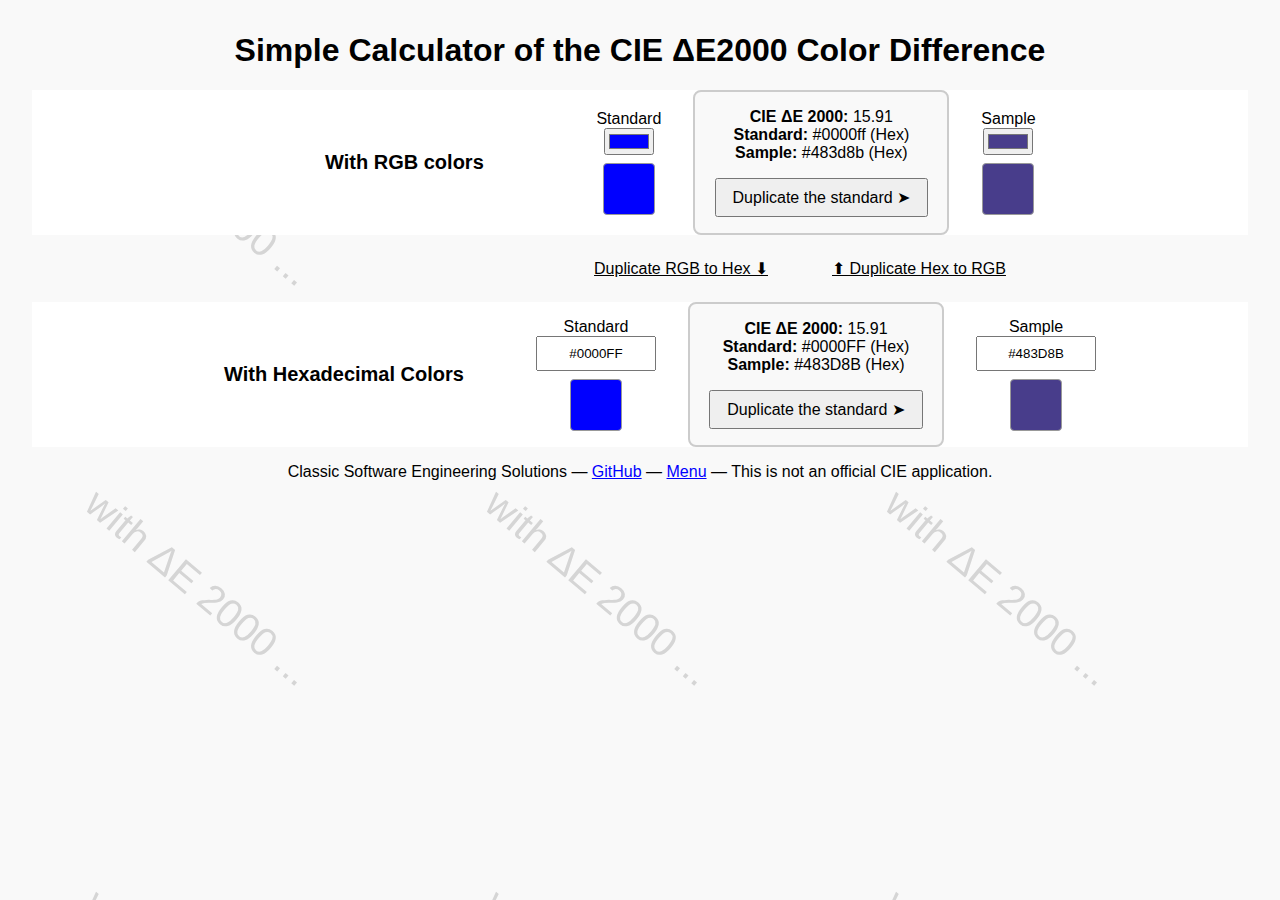
<file: docs/rgb-hex-color-calculator.html>
<!DOCTYPE html>
<html lang="en">
<head>
	<meta charset="utf-8">
	<link rel="shortcut icon" type="image/x-icon" href="./favicon.ico">
	<meta name="application-name" content="CIEDE2000">
	<meta name="author" content="CIEDE2000">
	<meta name="robots" content="index, follow">
	<meta name="viewport" content="width=device-width, initial-scale=1">
	<title>Simple Calculator of the ΔE2000 Color Difference in RGB and Hexadecimal</title>
	<style>
		body {
			font-family: Arial, sans-serif;
			text-align: center;
			margin: 2rem;
			background-color: #f9f9f9;
			background-image: url("data:image/svg+xml,%3Csvg xmlns='http://www.w3.org/2000/svg' width='400' height='400' viewBox='0 0 200 200'%3E%3Cdefs%3E%3Cpattern id='textPattern' patternUnits='userSpaceOnUse' width='200' height='200'%3E%3Ctext x='120' y='50' font-size='20' fill='%23d5d5d5' transform='rotate(40 40 40)' text-anchor='middle' font-family='Arial, sans-serif'%3Ewith ΔE 2000 ...%3C/text%3E%3C/pattern%3E%3C/defs%3E%3Crect width='100%25' height='100%25' fill='url(%23textPattern)' /%3E%3C/svg%3E");
		}
		h2 {
			font-size: 20px;
			width: 320px;
		}
		.container {
			background-color: #fff;
			display: flex;
			justify-content: center;
			align-items: center;
			gap: 2rem;
			flex-wrap: wrap;
		}
		#mid {
			margin-left:320px;
			margin-bottom:1rem;
			background-color: #f9f9f9;
		}
		.color-picker {
			display: flex;
			flex-direction: column;
			align-items: center;
		}
		.summary {
			min-width: 220px;
			padding: 1rem;
			border: 2px solid #ccc;
			border-radius: 8px;
			background: #f9f9f9;
		}
		.rgb_color-sample {
			width: 50px;
			height: 50px;
			border: 1px solid #999;
			margin-top: 0.5rem;
			border-radius: 4px;
		}
		.color-input {
			display: flex;
			flex-direction: column;
			align-items: center;
		}
		.color-sample {
			width: 50px;
			height: 50px;
			border: 1px solid #999;
			margin-top: 0.5rem;
			border-radius: 4px;
		}
		button {
			margin-top: 1rem;
			padding: 0.5rem 1rem;
			font-size: 1rem;
			cursor: pointer;
		}
		#dup_1, #dup_2 {
			background-color: #f9f9f9;
			border: none;
			text-decoration: underline;
		}
		#dup_1:hover, #dup_2:hover {
			font-size: .95em;
			font-weight: bold;
		}
		a {
			color: blue;
		}
		input[type='text'] {
			padding: 0.5rem;
			width: 100px;
			text-align: center;
		}
	</style>
</head>
<body>

<h1>Simple Calculator of the CIE ΔE2000 Color Difference</h1>

<div class="container">
	<h2>With RGB colors</h2>
	<div class="color-picker">
		<label for="rgb_color1">Standard</label>
		<input type="color" id="rgb_color1" value="#0000ff" />
		<div id="rgb_sample1" class="rgb_color-sample" style="background:#0000ff"></div>
		<div id="rgb_def1"></div>
	</div>

	<div class="summary" id="rgb_summary">
		<strong>CIE ΔE 2000:</strong> <span id="rgb_deltaE">-</span><br/>
		<strong>Standard:</strong> <span id="rgb_color1def"></span><br/>
		<strong>Sample:</strong> <span id="rgb_color2def"></span>
		<br>
		<button id="rgb_copyBtn" type="button">Duplicate the standard ➤</button>
	</div>

	<div class="color-picker">
		<label for="rgb_color2">Sample</label>
		<input type="color" id="rgb_color2" value="#483d8b" />
		<div id="rgb_sample2" class="rgb_color-sample" style="background:#483d8b"></div>
		<div id="rgb_def2"></div>
	</div>
</div>



<div class="container" id="mid">
	<button id="dup_1" type="button">Duplicate RGB to Hex ⬇</button>
	<button id="dup_2" type="button">⬆ Duplicate Hex to RGB</button>
</div>

<div class="container">
	<h2>With Hexadecimal Colors</h2>
	<div class="color-input">
		<label for="hex_color1">Standard</label>
		<input type="text" id="hex_color1" placeholder="#0000FF" value="#0000FF" />
		<div id="hex_sample1" class="color-sample" style="background:#0000FF"></div>
		<div id="hex_def1"></div>
	</div>

	<div class="summary" id="hex_summary">
		<strong>CIE ΔE 2000:</strong> <span id="hex_deltaE">-</span><br/>
		<strong>Standard:</strong> <span id="hex_color1def"></span><br/>
		<strong>Sample:</strong> <span id="hex_color2def"></span>
		<br>
		<button id="hex_copyBtn" type="button">Duplicate the standard ➤</button>
	</div>

	<div class="color-input">
		<label for="hex_color2">Sample</label>
		<input type="text" id="hex_color2" placeholder="#483D8B" value="#483D8B" />
		<div id="hex_sample2" class="color-sample" style="background:#483D8B"></div>
		<div id="hex_def2"></div>
	</div>
</div>

<p>Classic Software Engineering Solutions — <a href="https://github.com/michel-leonard/ciede2000-color-matching">GitHub</a> — <a href="https://github.com/michel-leonard/ciede2000-color-matching/tree/main/docs#list-of-pages">Menu</a> — This is not an official CIE application.</p>

<script>
	// Details of the function : https://github.com/michel-leonard/ciede2000-color-matching#rgb-and-hexadecimal-color-comparison-for-the-web-in-javascript
	function ciede_2000(a,b,c,d,e,f){"use strict";var k_l=1.0,k_c=1.0,k_h=1.0,g,h,i,j,k,l,m,n,o,p,q,r,s=0.040448236277105097;if(typeof a=='string'){g=parseInt((a.length===4?a[0]+a[1]+a[1]+a[2]+a[2]+a[3]+a[3]:a).substring(1),16);if(typeof b=='string'){h=parseInt((b.length===4?b[0]+b[1]+b[1]+b[2]+b[2]+b[3]+b[3]:b).substring(1),16);d=h>>16&0xff;e=h>>8&0xff;f=h&0xff;}else{f=d;e=c;d=b;}a=g>>16&0xff;b=g>>8&0xff;c=g&0xff}else if(typeof d=='string'){g=parseInt((d.length===4?d[0]+d[1]+d[1]+d[2]+d[2]+d[3]+d[3]:d).substring(1),16);d=g>>16&0xff;e=g>>8&0xff;f=g&0xff;}a/=255.0;b/=255.0;c/=255.0;a=a<s?a/12.92:Math.pow((a+0.055)/1.055,2.4);b=b<s?b/12.92:Math.pow((b+0.055)/1.055,2.4);c=c<s?c/12.92:Math.pow((c+0.055)/1.055,2.4);g=a*41.24564390896921145+b*35.75760776439090507+c*18.04374830853290341;h=a*21.26728514056222474+b*71.51521552878181013+c*7.21749933075596513;i=a*1.93338955823293176+b*11.91919550818385936+c*95.03040770337479886;a=g/95.047;b=h/100.000;c=i/108.883;a=a<216.0/24389.0?((841.0/108.0)*a)+(4.0/29.0):Math.cbrt(a);b=b<216.0/24389.0?((841.0/108.0)*b)+(4.0/29.0):Math.cbrt(b);c=c<216.0/24389.0?((841.0/108.0)*c)+(4.0/29.0):Math.cbrt(c);g=(116.0*b)-16.0;h=500.0*(a-b);i=200.0*(b-c);d/=255.0;e/=255.0;f/=255.0;d=d<s?d/12.92:Math.pow((d+0.055)/1.055,2.4);e=e<s?e/12.92:Math.pow((e+0.055)/1.055,2.4);f=f<s?f/12.92:Math.pow((f+0.055)/1.055,2.4);j=d*41.24564390896921145+e*35.75760776439090507+f*18.04374830853290341;k=d*21.26728514056222474+e*71.51521552878181013+f*7.21749933075596513;l=d*1.93338955823293176+e*11.91919550818385936+f*95.03040770337479886;d=j/95.047;e=k/100.000;f=l/108.883;d=d<216.0/24389.0?((841.0/108.0)*d)+(4.0/29.0):Math.cbrt(d);e=e<216.0/24389.0?((841.0/108.0)*e)+(4.0/29.0):Math.cbrt(e);f=f<216.0/24389.0?((841.0/108.0)*f)+(4.0/29.0):Math.cbrt(f);j=(116.0*e)-16.0;k=500.0*(d-e);l=200.0*(e-f);d=(Math.hypot(h,i)+Math.hypot(k,l))*0.5;d=d*d*d*d*d*d*d;d=1.0+0.5*(1.0-Math.sqrt(d/(d+6103515625.0)));m=Math.hypot(h*d,i);n=Math.hypot(k*d,l);o=Math.atan2(i,h*d);p=Math.atan2(l,k*d);o+=2.0*Math.PI*(o<0.0);p+=2.0*Math.PI*(p<0.0);d=Math.abs(p-o);if(Math.PI-1E-14<d&&d<Math.PI+1E-14)d=Math.PI;q=(o+p)*0.5;r=(p-o)*0.5;if(Math.PI<d){if(0.0<r)r-=Math.PI;else r+=Math.PI;q+=Math.PI;}e=36.0*q-55.0*Math.PI;d=(m+n)*0.5;d=d*d*d*d*d*d*d;s=-2.0*Math.sqrt(d/(d+6103515625.0))*Math.sin(Math.PI/3.0*Math.exp(e*e/(-25.0*Math.PI*Math.PI)));d=(g+j)*0.5;d=(d-50.0)*(d-50.0);f=(j-g)/(k_l*(1.0+0.015*d/Math.sqrt(20.0+d)));a=1.0+0.24*Math.sin(2.0*q+Math.PI*0.5)+0.32*Math.sin(3.0*q+8.0*Math.PI/15.0)-0.17*Math.sin(q+Math.PI/3.0)-0.20*Math.sin(4.0*q+3.0*Math.PI/20.0);d=m+n;b=2.0*Math.sqrt(m*n)*Math.sin(r)/(k_h*(1.0+0.0075*d*a));c=(n-m)/(k_c*(1.0+0.0225*d));return Math.sqrt(f*f+b*b+c*c+c*b*s);}

	const rgb_c1 = document.getElementById('rgb_color1');
	const rgb_c2 = document.getElementById('rgb_color2');
	const rgb_delta_e = document.getElementById('rgb_deltaE');
	const rgb_def_1 = document.getElementById('rgb_color1def');
	const rgb_def_2 = document.getElementById('rgb_color2def');
	const rgb_sample_1 = document.getElementById('rgb_sample1');
	const rgb_sample_2 = document.getElementById('rgb_sample2');
	const rgb_copy = document.getElementById('rgb_copyBtn');
	const hex_regex = /^#?((?:[0-9a-fA-F]{3}){1,2})$/;
	const hex_c1 = document.getElementById('hex_color1');
	const hex_c2 = document.getElementById('hex_color2');
	const hex_delta_e = document.getElementById('hex_deltaE');
	const hex_def_1 = document.getElementById('hex_color1def');
	const hex_def_2 = document.getElementById('hex_color2def');
	const hex_sample_1 = document.getElementById('hex_sample1');
	const hex_sample_2 = document.getElementById('hex_sample2');
	const hex_copy = document.getElementById('hex_copyBtn');

	function hex_to_rgb(hex) {
		if(hex.length === 4) {
			hex = "#" + hex[1]+hex[1] + hex[2]+hex[2] + hex[3]+hex[3];
		}
		const bigint = parseInt(hex.slice(1), 16);
		return {
			r: (bigint >> 16) & 255,
			g: (bigint >> 8) & 255,
			b: bigint & 255
		};
	}

	function update_rgb_ctx() {
		const hex_1 = rgb_c1.value;
		const hex_2 = rgb_c2.value;

		rgb_sample_1.style.backgroundColor = hex_1;
		rgb_sample_2.style.backgroundColor = hex_2;

		rgb_def_1.textContent = hex_1 + " (Hex)";
		rgb_def_2.textContent = hex_2 + " (Hex)";

		const delta = ciede_2000(hex_1, hex_2);
		rgb_delta_e.textContent = delta.toFixed(2);
	}

	rgb_copy.addEventListener('click', () => {
		rgb_c2.value = rgb_c1.value;
		update_rgb_ctx();
	});

	function hex_normalize(hex) {
		const match = hex_regex.exec(hex.trim());
		if (!match) return null;
		return match[1].length === 3
				? "#" + [...match[1]].map(c => c + c).join("")
				: "#" + match[1].toUpperCase();
	}

	function update_hex_ctx() {
		const hex_1 = hex_normalize(hex_c1.value);
		const hex_2 = hex_normalize(hex_c2.value);

		if (hex_1) {
			hex_sample_1.style.backgroundColor = hex_1;
			hex_def_1.textContent = hex_1 + " (Hex)";
		} else {
			hex_sample_1.style.backgroundColor = "#fff";
			hex_def_1.textContent = "Invalid";
		}

		if (hex_2) {
			hex_sample_2.style.backgroundColor = hex_2;
			hex_def_2.textContent = hex_2 + " (Hex)";
		} else {
			hex_sample_2.style.backgroundColor = "#fff";
			hex_def_2.textContent = "Invalid";
		}

		if (hex_1 && hex_2) {
			const delta = ciede_2000(hex_1, hex_2);
			hex_delta_e.textContent = delta.toFixed(2);
		} else {
			hex_delta_e.textContent = "-";
		}
	}

	hex_copy.addEventListener('click', () => {
		const hex_1 = hex_normalize(hex_c1.value);
		if (hex_1) {
			hex_c2.value = hex_1;
			update_hex_ctx();
		}
	});

	document.getElementById('dup_1').addEventListener('click', () => {
		hex_c1.value = rgb_c1.value
		hex_c2.value = rgb_c2.value
		update_hex_ctx()
	})
	document.getElementById('dup_2').addEventListener('click', () => {
		const v_1 = hex_normalize(hex_c1.value)
		const v_2 = hex_normalize(hex_c2.value)
		if (v_1 && v_2) {
			rgb_c1.value = v_1
			rgb_c2.value = v_2
			update_rgb_ctx()
		}
	})

	rgb_c1.addEventListener('input', update_rgb_ctx);
	rgb_c2.addEventListener('input', update_rgb_ctx);
	hex_c1.addEventListener('input', update_hex_ctx);
	hex_c2.addEventListener('input', update_hex_ctx);

	update_rgb_ctx();
	update_hex_ctx();

</script>

</body>
</html>
</file>
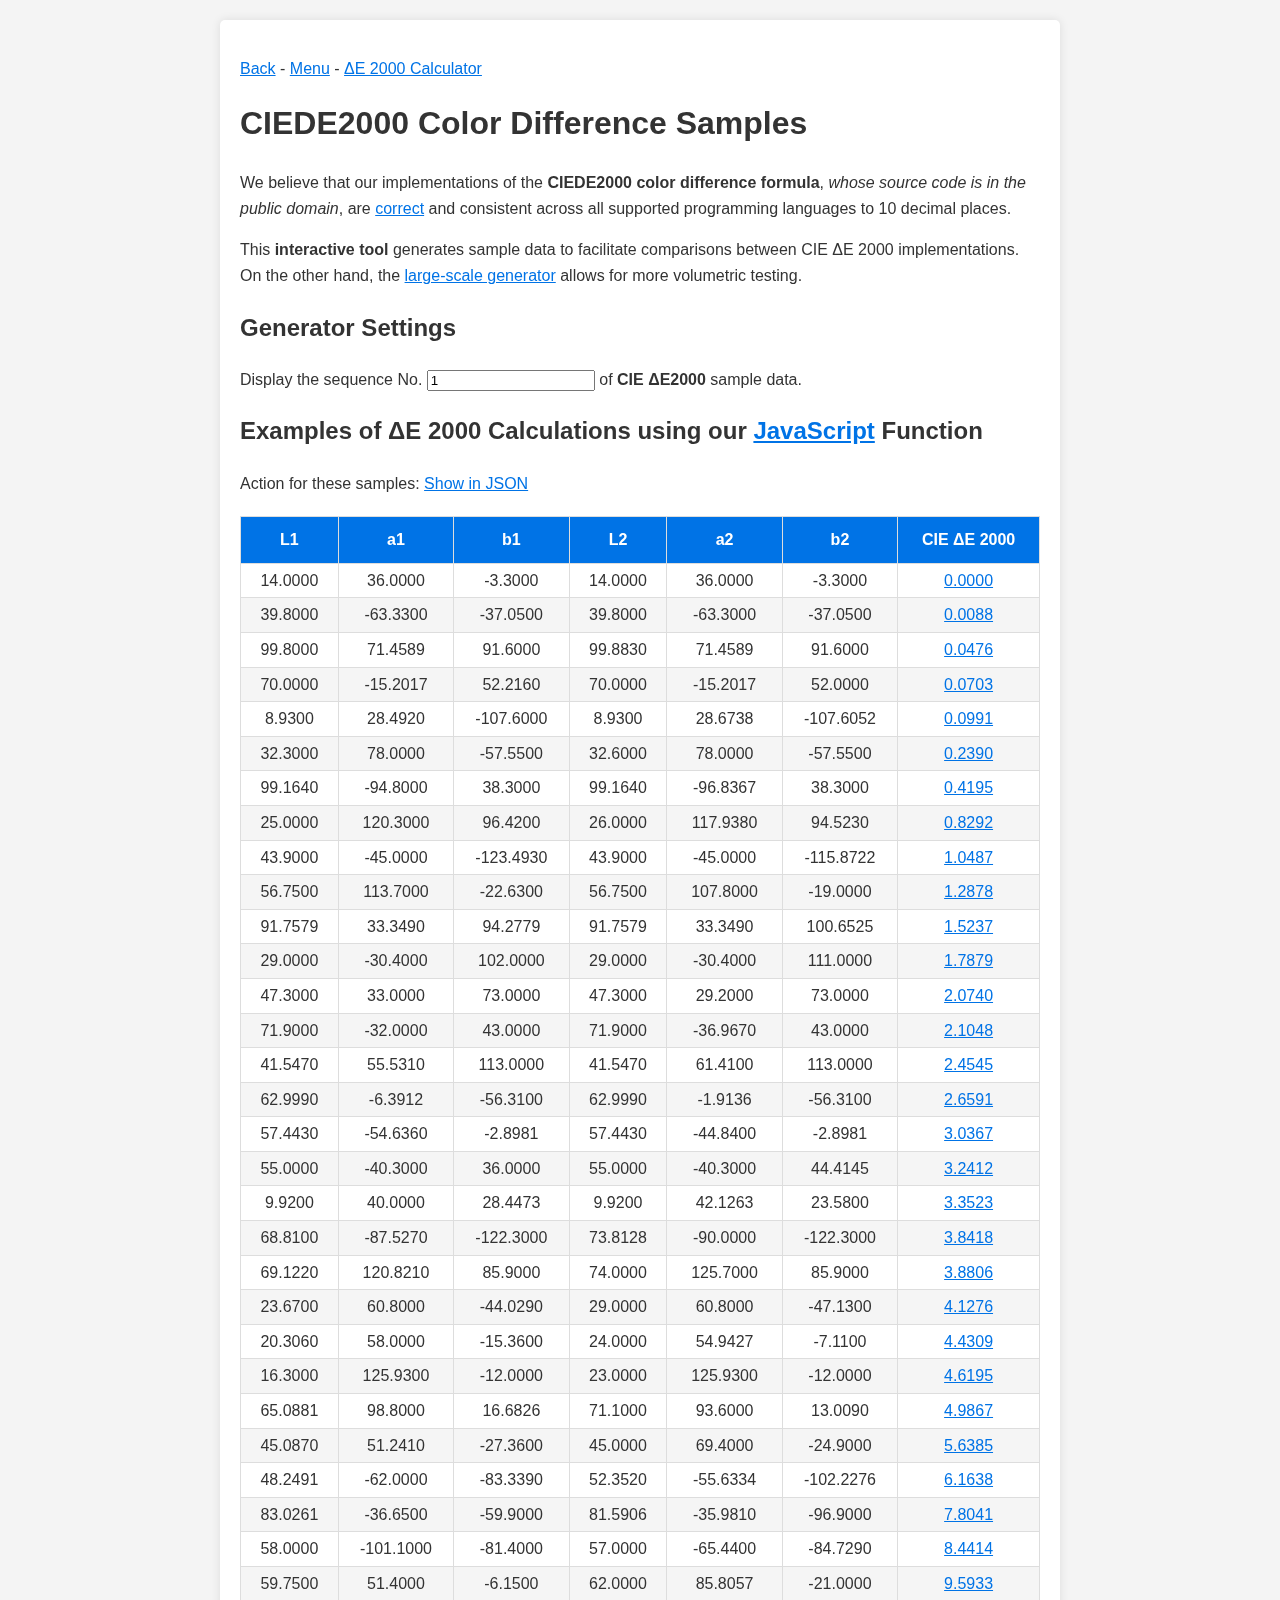
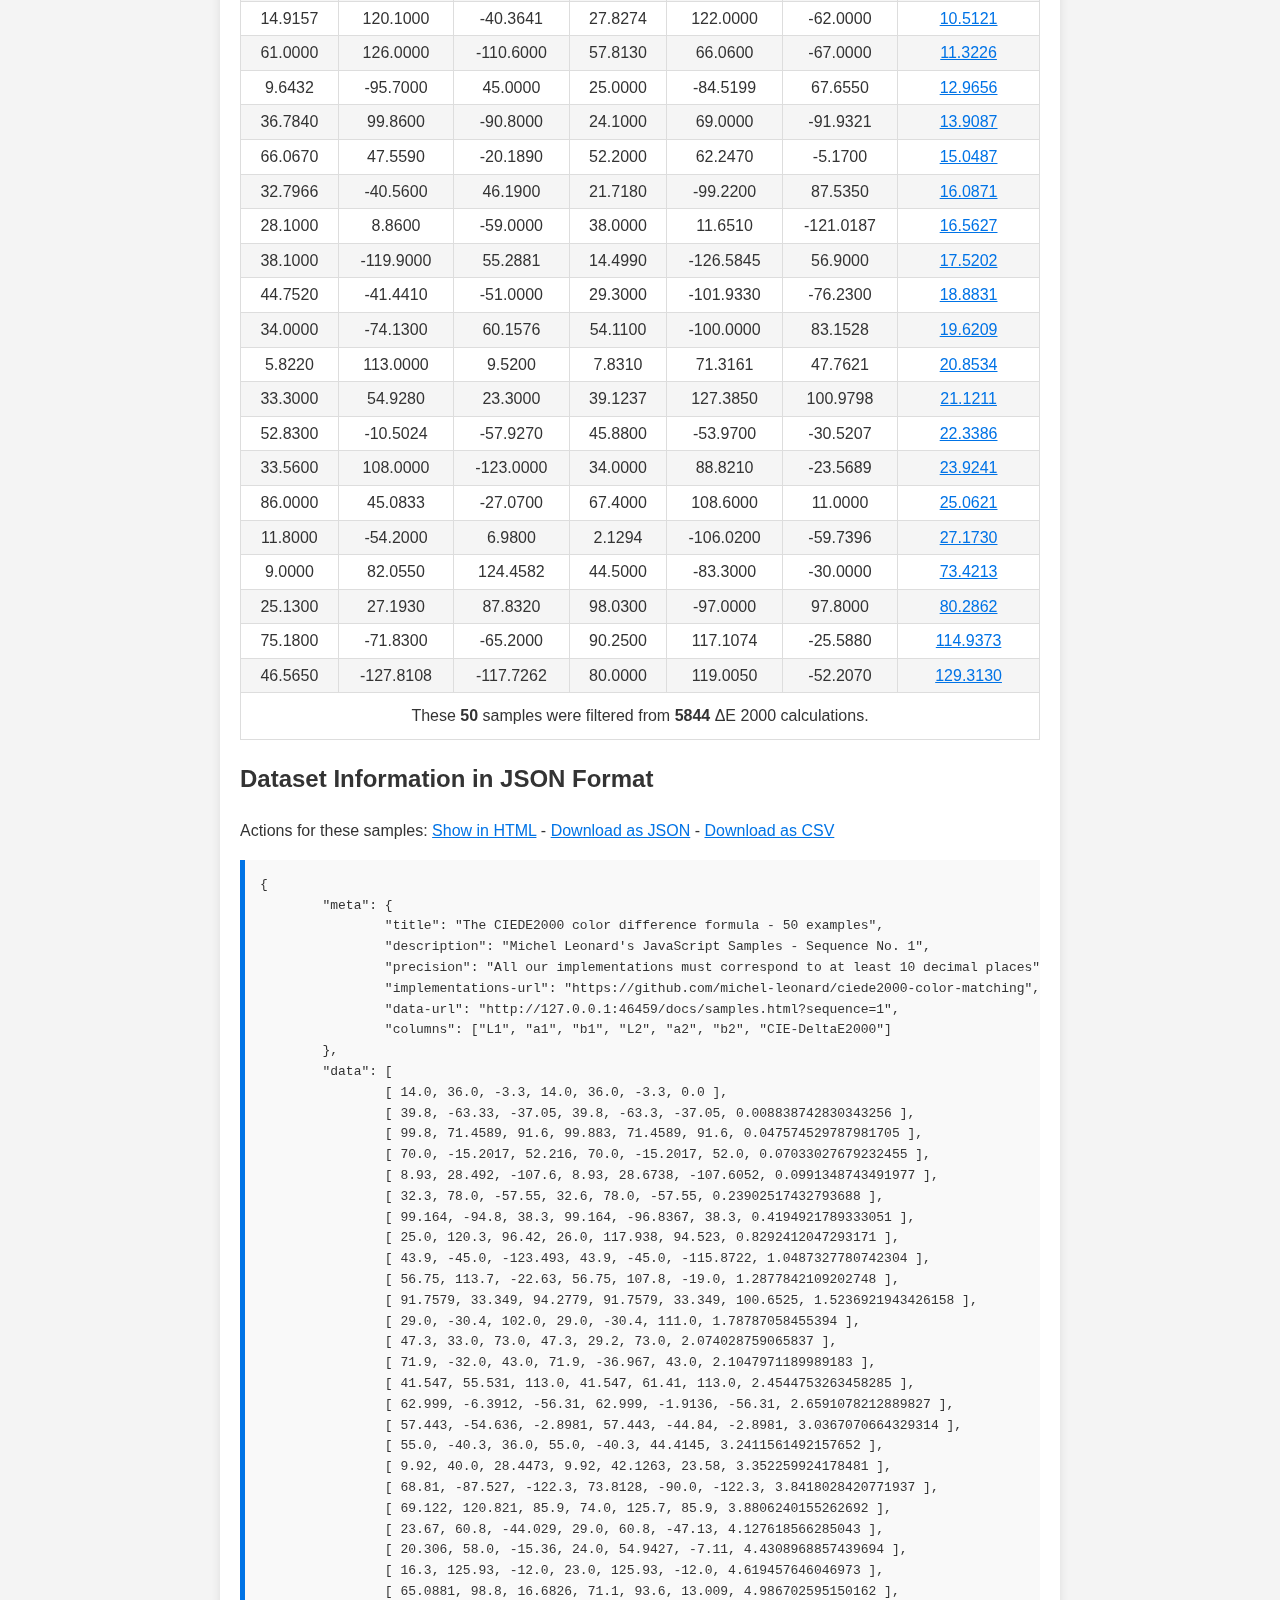
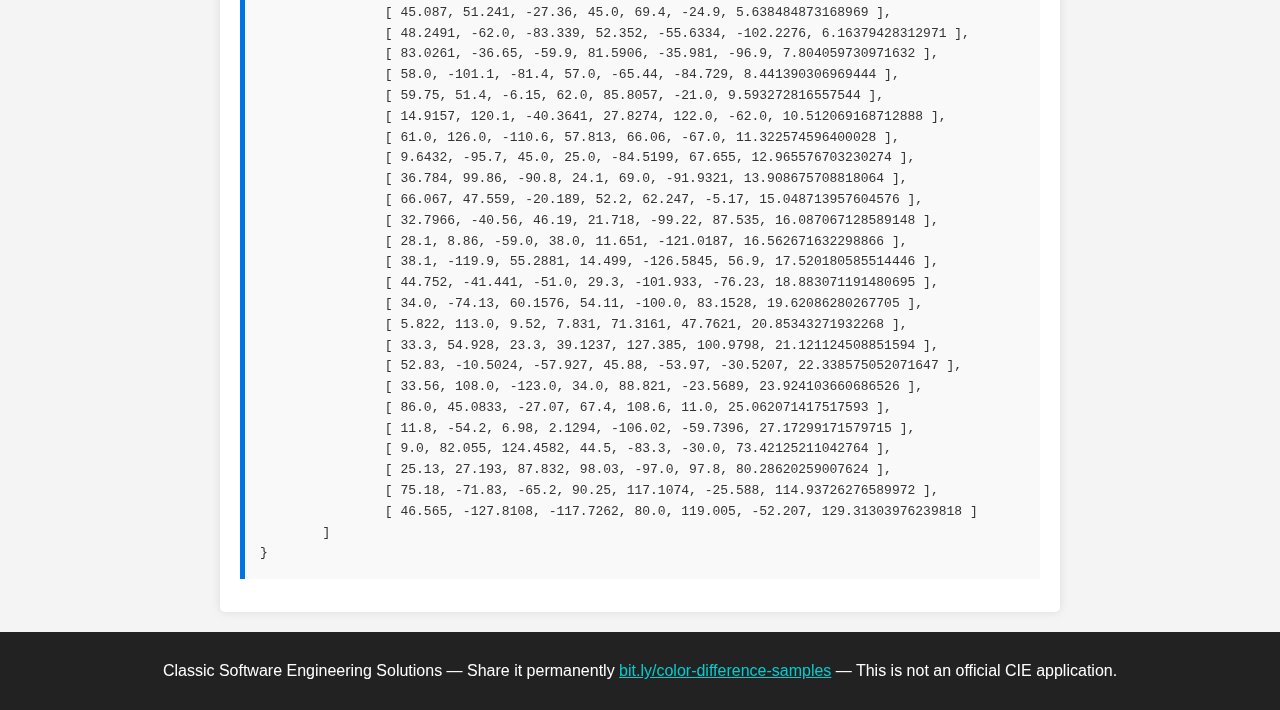
<file: docs/samples.html>
<!doctype html>
<html lang="en">
<head>
	<!-- Thu, 20 Mar 2025 04:29:10 GMT -->
	<meta charset="utf-8">
	<meta name="viewport" content="width=device-width, initial-scale=1.0">
	<title>CIE ΔE 2000 Color Difference Generator – CIEDE2000 Examples</title>
	<style>body{font-family:Arial,Helvetica,sans-serif;line-height:1.6;margin:0;padding:0;background:#f4f4f4;color:#333}main{max-width:800px;margin:20px auto;padding:20px;background:#fff;border-radius:5px;box-shadow:0 0 10px #0000001a}h1{margin-top:0}tbody td:nth-child(7),a{color:#0073e6;cursor:pointer;text-decoration:underline}tbody td:nth-child(7):hover,a:hover{color:darkblue}footer a{color:darkturquoise}table{width:100%;border-collapse:collapse;margin-top:20px}th,td{border:1px solid #ddd;padding:10px;text-align:center}tbody td{padding:4px 10px}tbody tr:nth-child(even) td{background:#f5f5f5}th{background:#0073e6;color:#fff}pre{background:#f9f9f9;padding:15px;border-left:5px solid #0073e6;overflow-x:auto}footer{text-align:center;padding:10px;background:#222;color:#fff;margin-top:20px}
	</style>
</head>
<body>
	<main>
		<p><a href="javascript:void(1 < window.history.length ? window.history.back() : window.location.href = 'https://bit.ly/color-difference')">Back</a> - <a href="https://github.com/michel-leonard/ciede2000-color-matching/tree/main/docs#list-of-pages">Menu</a> - <a target="_blank" href="https://michel-leonard.github.io/ciede2000-color-matching/calculator.html">ΔE 2000 Calculator</a></p>
		<h1>CIEDE2000 Color Difference Samples</h1>
		<section>
			<p>We believe that our implementations of the <strong>CIEDE2000 color difference formula</strong>, <i>whose source code is in the public domain</i>, are <a target="_blank" href="https://github.com/michel-leonard/ciede2000-color-matching/tree/main/tests#comparison-with-university-of-rochester-worked-examples">correct</a> and consistent across all supported programming languages to 10 decimal places.</p>
			<p>This <strong>interactive tool</strong> generates sample data to facilitate comparisons between CIE ΔE 2000 implementations. On the other hand, the <a href="https://michel-leonard.github.io/ciede2000-color-matching/batch.html">large-scale generator</a> allows for more volumetric testing.</p>
		</section>
		<section>
			<h2>Generator Settings</h2>
			<p>Display the sequence <label>No. <input type="number" step="1" value="1" min="0" max="9007199254740990" id="seq"></label> of <strong>CIE ΔE2000</strong> sample data.</p>
		</section>
		<section>
			<h2>Examples of ΔE 2000 Calculations using our <a target="_blank" href="https://github.com/michel-leonard/ciede2000-color-matching/blob/main/ciede-2000.js#L5">JavaScript</a> Function</h2>
			<p>Action for these samples: <a href="#" id="nav-details">Show in JSON</a></p>
			<table id="res-tab"><thead><tr><th>L1</th><th>a1</th><th>b1</th><th>L2</th><th>a2</th><th>b2</th><th>CIE ΔE 2000</th></tr></thead><tbody><tr><td>14.0000</td><td>36.0000</td><td>-3.3000</td><td>14.0000</td><td>36.0000</td><td>-3.3000</td><td><a target="_blank" href="https://michel-leonard.github.io/ciede2000-color-matching/calculator.html?L1=14.0000&a1=36.0000&b1=-3.3000&L2=14.0000&a2=36.0000&b2=-3.3000">0.0000</a></td></tr><tr><td>39.8000</td><td>-63.3300</td><td>-37.0500</td><td>39.8000</td><td>-63.3000</td><td>-37.0500</td><td><a target="_blank" href="https://michel-leonard.github.io/ciede2000-color-matching/calculator.html?L1=39.8000&a1=-63.3300&b1=-37.0500&L2=39.8000&a2=-63.3000&b2=-37.0500">0.0088</a></td></tr><tr><td>99.8000</td><td>71.4589</td><td>91.6000</td><td>99.8830</td><td>71.4589</td><td>91.6000</td><td><a target="_blank" href="https://michel-leonard.github.io/ciede2000-color-matching/calculator.html?L1=99.8000&a1=71.4589&b1=91.6000&L2=99.8830&a2=71.4589&b2=91.6000">0.0476</a></td></tr><tr><td>70.0000</td><td>-15.2017</td><td>52.2160</td><td>70.0000</td><td>-15.2017</td><td>52.0000</td><td><a target="_blank" href="https://michel-leonard.github.io/ciede2000-color-matching/calculator.html?L1=70.0000&a1=-15.2017&b1=52.2160&L2=70.0000&a2=-15.2017&b2=52.0000">0.0703</a></td></tr><tr><td>8.9300</td><td>28.4920</td><td>-107.6000</td><td>8.9300</td><td>28.6738</td><td>-107.6052</td><td><a target="_blank" href="https://michel-leonard.github.io/ciede2000-color-matching/calculator.html?L1=8.9300&a1=28.4920&b1=-107.6000&L2=8.9300&a2=28.6738&b2=-107.6052">0.0991</a></td></tr><tr><td>32.3000</td><td>78.0000</td><td>-57.5500</td><td>32.6000</td><td>78.0000</td><td>-57.5500</td><td><a target="_blank" href="https://michel-leonard.github.io/ciede2000-color-matching/calculator.html?L1=32.3000&a1=78.0000&b1=-57.5500&L2=32.6000&a2=78.0000&b2=-57.5500">0.2390</a></td></tr><tr><td>99.1640</td><td>-94.8000</td><td>38.3000</td><td>99.1640</td><td>-96.8367</td><td>38.3000</td><td><a target="_blank" href="https://michel-leonard.github.io/ciede2000-color-matching/calculator.html?L1=99.1640&a1=-94.8000&b1=38.3000&L2=99.1640&a2=-96.8367&b2=38.3000">0.4195</a></td></tr><tr><td>25.0000</td><td>120.3000</td><td>96.4200</td><td>26.0000</td><td>117.9380</td><td>94.5230</td><td><a target="_blank" href="https://michel-leonard.github.io/ciede2000-color-matching/calculator.html?L1=25.0000&a1=120.3000&b1=96.4200&L2=26.0000&a2=117.9380&b2=94.5230">0.8292</a></td></tr><tr><td>43.9000</td><td>-45.0000</td><td>-123.4930</td><td>43.9000</td><td>-45.0000</td><td>-115.8722</td><td><a target="_blank" href="https://michel-leonard.github.io/ciede2000-color-matching/calculator.html?L1=43.9000&a1=-45.0000&b1=-123.4930&L2=43.9000&a2=-45.0000&b2=-115.8722">1.0487</a></td></tr><tr><td>56.7500</td><td>113.7000</td><td>-22.6300</td><td>56.7500</td><td>107.8000</td><td>-19.0000</td><td><a target="_blank" href="https://michel-leonard.github.io/ciede2000-color-matching/calculator.html?L1=56.7500&a1=113.7000&b1=-22.6300&L2=56.7500&a2=107.8000&b2=-19.0000">1.2878</a></td></tr><tr><td>91.7579</td><td>33.3490</td><td>94.2779</td><td>91.7579</td><td>33.3490</td><td>100.6525</td><td><a target="_blank" href="https://michel-leonard.github.io/ciede2000-color-matching/calculator.html?L1=91.7579&a1=33.3490&b1=94.2779&L2=91.7579&a2=33.3490&b2=100.6525">1.5237</a></td></tr><tr><td>29.0000</td><td>-30.4000</td><td>102.0000</td><td>29.0000</td><td>-30.4000</td><td>111.0000</td><td><a target="_blank" href="https://michel-leonard.github.io/ciede2000-color-matching/calculator.html?L1=29.0000&a1=-30.4000&b1=102.0000&L2=29.0000&a2=-30.4000&b2=111.0000">1.7879</a></td></tr><tr><td>47.3000</td><td>33.0000</td><td>73.0000</td><td>47.3000</td><td>29.2000</td><td>73.0000</td><td><a target="_blank" href="https://michel-leonard.github.io/ciede2000-color-matching/calculator.html?L1=47.3000&a1=33.0000&b1=73.0000&L2=47.3000&a2=29.2000&b2=73.0000">2.0740</a></td></tr><tr><td>71.9000</td><td>-32.0000</td><td>43.0000</td><td>71.9000</td><td>-36.9670</td><td>43.0000</td><td><a target="_blank" href="https://michel-leonard.github.io/ciede2000-color-matching/calculator.html?L1=71.9000&a1=-32.0000&b1=43.0000&L2=71.9000&a2=-36.9670&b2=43.0000">2.1048</a></td></tr><tr><td>41.5470</td><td>55.5310</td><td>113.0000</td><td>41.5470</td><td>61.4100</td><td>113.0000</td><td><a target="_blank" href="https://michel-leonard.github.io/ciede2000-color-matching/calculator.html?L1=41.5470&a1=55.5310&b1=113.0000&L2=41.5470&a2=61.4100&b2=113.0000">2.4545</a></td></tr><tr><td>62.9990</td><td>-6.3912</td><td>-56.3100</td><td>62.9990</td><td>-1.9136</td><td>-56.3100</td><td><a target="_blank" href="https://michel-leonard.github.io/ciede2000-color-matching/calculator.html?L1=62.9990&a1=-6.3912&b1=-56.3100&L2=62.9990&a2=-1.9136&b2=-56.3100">2.6591</a></td></tr><tr><td>57.4430</td><td>-54.6360</td><td>-2.8981</td><td>57.4430</td><td>-44.8400</td><td>-2.8981</td><td><a target="_blank" href="https://michel-leonard.github.io/ciede2000-color-matching/calculator.html?L1=57.4430&a1=-54.6360&b1=-2.8981&L2=57.4430&a2=-44.8400&b2=-2.8981">3.0367</a></td></tr><tr><td>55.0000</td><td>-40.3000</td><td>36.0000</td><td>55.0000</td><td>-40.3000</td><td>44.4145</td><td><a target="_blank" href="https://michel-leonard.github.io/ciede2000-color-matching/calculator.html?L1=55.0000&a1=-40.3000&b1=36.0000&L2=55.0000&a2=-40.3000&b2=44.4145">3.2412</a></td></tr><tr><td>9.9200</td><td>40.0000</td><td>28.4473</td><td>9.9200</td><td>42.1263</td><td>23.5800</td><td><a target="_blank" href="https://michel-leonard.github.io/ciede2000-color-matching/calculator.html?L1=9.9200&a1=40.0000&b1=28.4473&L2=9.9200&a2=42.1263&b2=23.5800">3.3523</a></td></tr><tr><td>68.8100</td><td>-87.5270</td><td>-122.3000</td><td>73.8128</td><td>-90.0000</td><td>-122.3000</td><td><a target="_blank" href="https://michel-leonard.github.io/ciede2000-color-matching/calculator.html?L1=68.8100&a1=-87.5270&b1=-122.3000&L2=73.8128&a2=-90.0000&b2=-122.3000">3.8418</a></td></tr><tr><td>69.1220</td><td>120.8210</td><td>85.9000</td><td>74.0000</td><td>125.7000</td><td>85.9000</td><td><a target="_blank" href="https://michel-leonard.github.io/ciede2000-color-matching/calculator.html?L1=69.1220&a1=120.8210&b1=85.9000&L2=74.0000&a2=125.7000&b2=85.9000">3.8806</a></td></tr><tr><td>23.6700</td><td>60.8000</td><td>-44.0290</td><td>29.0000</td><td>60.8000</td><td>-47.1300</td><td><a target="_blank" href="https://michel-leonard.github.io/ciede2000-color-matching/calculator.html?L1=23.6700&a1=60.8000&b1=-44.0290&L2=29.0000&a2=60.8000&b2=-47.1300">4.1276</a></td></tr><tr><td>20.3060</td><td>58.0000</td><td>-15.3600</td><td>24.0000</td><td>54.9427</td><td>-7.1100</td><td><a target="_blank" href="https://michel-leonard.github.io/ciede2000-color-matching/calculator.html?L1=20.3060&a1=58.0000&b1=-15.3600&L2=24.0000&a2=54.9427&b2=-7.1100">4.4309</a></td></tr><tr><td>16.3000</td><td>125.9300</td><td>-12.0000</td><td>23.0000</td><td>125.9300</td><td>-12.0000</td><td><a target="_blank" href="https://michel-leonard.github.io/ciede2000-color-matching/calculator.html?L1=16.3000&a1=125.9300&b1=-12.0000&L2=23.0000&a2=125.9300&b2=-12.0000">4.6195</a></td></tr><tr><td>65.0881</td><td>98.8000</td><td>16.6826</td><td>71.1000</td><td>93.6000</td><td>13.0090</td><td><a target="_blank" href="https://michel-leonard.github.io/ciede2000-color-matching/calculator.html?L1=65.0881&a1=98.8000&b1=16.6826&L2=71.1000&a2=93.6000&b2=13.0090">4.9867</a></td></tr><tr><td>45.0870</td><td>51.2410</td><td>-27.3600</td><td>45.0000</td><td>69.4000</td><td>-24.9000</td><td><a target="_blank" href="https://michel-leonard.github.io/ciede2000-color-matching/calculator.html?L1=45.0870&a1=51.2410&b1=-27.3600&L2=45.0000&a2=69.4000&b2=-24.9000">5.6385</a></td></tr><tr><td>48.2491</td><td>-62.0000</td><td>-83.3390</td><td>52.3520</td><td>-55.6334</td><td>-102.2276</td><td><a target="_blank" href="https://michel-leonard.github.io/ciede2000-color-matching/calculator.html?L1=48.2491&a1=-62.0000&b1=-83.3390&L2=52.3520&a2=-55.6334&b2=-102.2276">6.1638</a></td></tr><tr><td>83.0261</td><td>-36.6500</td><td>-59.9000</td><td>81.5906</td><td>-35.9810</td><td>-96.9000</td><td><a target="_blank" href="https://michel-leonard.github.io/ciede2000-color-matching/calculator.html?L1=83.0261&a1=-36.6500&b1=-59.9000&L2=81.5906&a2=-35.9810&b2=-96.9000">7.8041</a></td></tr><tr><td>58.0000</td><td>-101.1000</td><td>-81.4000</td><td>57.0000</td><td>-65.4400</td><td>-84.7290</td><td><a target="_blank" href="https://michel-leonard.github.io/ciede2000-color-matching/calculator.html?L1=58.0000&a1=-101.1000&b1=-81.4000&L2=57.0000&a2=-65.4400&b2=-84.7290">8.4414</a></td></tr><tr><td>59.7500</td><td>51.4000</td><td>-6.1500</td><td>62.0000</td><td>85.8057</td><td>-21.0000</td><td><a target="_blank" href="https://michel-leonard.github.io/ciede2000-color-matching/calculator.html?L1=59.7500&a1=51.4000&b1=-6.1500&L2=62.0000&a2=85.8057&b2=-21.0000">9.5933</a></td></tr><tr><td>14.9157</td><td>120.1000</td><td>-40.3641</td><td>27.8274</td><td>122.0000</td><td>-62.0000</td><td><a target="_blank" href="https://michel-leonard.github.io/ciede2000-color-matching/calculator.html?L1=14.9157&a1=120.1000&b1=-40.3641&L2=27.8274&a2=122.0000&b2=-62.0000">10.5121</a></td></tr><tr><td>61.0000</td><td>126.0000</td><td>-110.6000</td><td>57.8130</td><td>66.0600</td><td>-67.0000</td><td><a target="_blank" href="https://michel-leonard.github.io/ciede2000-color-matching/calculator.html?L1=61.0000&a1=126.0000&b1=-110.6000&L2=57.8130&a2=66.0600&b2=-67.0000">11.3226</a></td></tr><tr><td>9.6432</td><td>-95.7000</td><td>45.0000</td><td>25.0000</td><td>-84.5199</td><td>67.6550</td><td><a target="_blank" href="https://michel-leonard.github.io/ciede2000-color-matching/calculator.html?L1=9.6432&a1=-95.7000&b1=45.0000&L2=25.0000&a2=-84.5199&b2=67.6550">12.9656</a></td></tr><tr><td>36.7840</td><td>99.8600</td><td>-90.8000</td><td>24.1000</td><td>69.0000</td><td>-91.9321</td><td><a target="_blank" href="https://michel-leonard.github.io/ciede2000-color-matching/calculator.html?L1=36.7840&a1=99.8600&b1=-90.8000&L2=24.1000&a2=69.0000&b2=-91.9321">13.9087</a></td></tr><tr><td>66.0670</td><td>47.5590</td><td>-20.1890</td><td>52.2000</td><td>62.2470</td><td>-5.1700</td><td><a target="_blank" href="https://michel-leonard.github.io/ciede2000-color-matching/calculator.html?L1=66.0670&a1=47.5590&b1=-20.1890&L2=52.2000&a2=62.2470&b2=-5.1700">15.0487</a></td></tr><tr><td>32.7966</td><td>-40.5600</td><td>46.1900</td><td>21.7180</td><td>-99.2200</td><td>87.5350</td><td><a target="_blank" href="https://michel-leonard.github.io/ciede2000-color-matching/calculator.html?L1=32.7966&a1=-40.5600&b1=46.1900&L2=21.7180&a2=-99.2200&b2=87.5350">16.0871</a></td></tr><tr><td>28.1000</td><td>8.8600</td><td>-59.0000</td><td>38.0000</td><td>11.6510</td><td>-121.0187</td><td><a target="_blank" href="https://michel-leonard.github.io/ciede2000-color-matching/calculator.html?L1=28.1000&a1=8.8600&b1=-59.0000&L2=38.0000&a2=11.6510&b2=-121.0187">16.5627</a></td></tr><tr><td>38.1000</td><td>-119.9000</td><td>55.2881</td><td>14.4990</td><td>-126.5845</td><td>56.9000</td><td><a target="_blank" href="https://michel-leonard.github.io/ciede2000-color-matching/calculator.html?L1=38.1000&a1=-119.9000&b1=55.2881&L2=14.4990&a2=-126.5845&b2=56.9000">17.5202</a></td></tr><tr><td>44.7520</td><td>-41.4410</td><td>-51.0000</td><td>29.3000</td><td>-101.9330</td><td>-76.2300</td><td><a target="_blank" href="https://michel-leonard.github.io/ciede2000-color-matching/calculator.html?L1=44.7520&a1=-41.4410&b1=-51.0000&L2=29.3000&a2=-101.9330&b2=-76.2300">18.8831</a></td></tr><tr><td>34.0000</td><td>-74.1300</td><td>60.1576</td><td>54.1100</td><td>-100.0000</td><td>83.1528</td><td><a target="_blank" href="https://michel-leonard.github.io/ciede2000-color-matching/calculator.html?L1=34.0000&a1=-74.1300&b1=60.1576&L2=54.1100&a2=-100.0000&b2=83.1528">19.6209</a></td></tr><tr><td>5.8220</td><td>113.0000</td><td>9.5200</td><td>7.8310</td><td>71.3161</td><td>47.7621</td><td><a target="_blank" href="https://michel-leonard.github.io/ciede2000-color-matching/calculator.html?L1=5.8220&a1=113.0000&b1=9.5200&L2=7.8310&a2=71.3161&b2=47.7621">20.8534</a></td></tr><tr><td>33.3000</td><td>54.9280</td><td>23.3000</td><td>39.1237</td><td>127.3850</td><td>100.9798</td><td><a target="_blank" href="https://michel-leonard.github.io/ciede2000-color-matching/calculator.html?L1=33.3000&a1=54.9280&b1=23.3000&L2=39.1237&a2=127.3850&b2=100.9798">21.1211</a></td></tr><tr><td>52.8300</td><td>-10.5024</td><td>-57.9270</td><td>45.8800</td><td>-53.9700</td><td>-30.5207</td><td><a target="_blank" href="https://michel-leonard.github.io/ciede2000-color-matching/calculator.html?L1=52.8300&a1=-10.5024&b1=-57.9270&L2=45.8800&a2=-53.9700&b2=-30.5207">22.3386</a></td></tr><tr><td>33.5600</td><td>108.0000</td><td>-123.0000</td><td>34.0000</td><td>88.8210</td><td>-23.5689</td><td><a target="_blank" href="https://michel-leonard.github.io/ciede2000-color-matching/calculator.html?L1=33.5600&a1=108.0000&b1=-123.0000&L2=34.0000&a2=88.8210&b2=-23.5689">23.9241</a></td></tr><tr><td>86.0000</td><td>45.0833</td><td>-27.0700</td><td>67.4000</td><td>108.6000</td><td>11.0000</td><td><a target="_blank" href="https://michel-leonard.github.io/ciede2000-color-matching/calculator.html?L1=86.0000&a1=45.0833&b1=-27.0700&L2=67.4000&a2=108.6000&b2=11.0000">25.0621</a></td></tr><tr><td>11.8000</td><td>-54.2000</td><td>6.9800</td><td>2.1294</td><td>-106.0200</td><td>-59.7396</td><td><a target="_blank" href="https://michel-leonard.github.io/ciede2000-color-matching/calculator.html?L1=11.8000&a1=-54.2000&b1=6.9800&L2=2.1294&a2=-106.0200&b2=-59.7396">27.1730</a></td></tr><tr><td>9.0000</td><td>82.0550</td><td>124.4582</td><td>44.5000</td><td>-83.3000</td><td>-30.0000</td><td><a target="_blank" href="https://michel-leonard.github.io/ciede2000-color-matching/calculator.html?L1=9.0000&a1=82.0550&b1=124.4582&L2=44.5000&a2=-83.3000&b2=-30.0000">73.4213</a></td></tr><tr><td>25.1300</td><td>27.1930</td><td>87.8320</td><td>98.0300</td><td>-97.0000</td><td>97.8000</td><td><a target="_blank" href="https://michel-leonard.github.io/ciede2000-color-matching/calculator.html?L1=25.1300&a1=27.1930&b1=87.8320&L2=98.0300&a2=-97.0000&b2=97.8000">80.2862</a></td></tr><tr><td>75.1800</td><td>-71.8300</td><td>-65.2000</td><td>90.2500</td><td>117.1074</td><td>-25.5880</td><td><a target="_blank" href="https://michel-leonard.github.io/ciede2000-color-matching/calculator.html?L1=75.1800&a1=-71.8300&b1=-65.2000&L2=90.2500&a2=117.1074&b2=-25.5880">114.9373</a></td></tr><tr><td>46.5650</td><td>-127.8108</td><td>-117.7262</td><td>80.0000</td><td>119.0050</td><td>-52.2070</td><td><a target="_blank" href="https://michel-leonard.github.io/ciede2000-color-matching/calculator.html?L1=46.5650&a1=-127.8108&b1=-117.7262&L2=80.0000&a2=119.0050&b2=-52.2070">129.3130</a></td></tr></tbody><tfoot><tr><td colspan="7">These <b>50</b> samples were filtered from <b>21401</b> ΔE 2000 calculations.</td></tr></tfoot></table>
		</section>
		<section>
			<h2>Dataset Information in JSON Format</h2>
			<p>Actions for these samples: <a href="#" id="nav-plain">Show in HTML</a> - <a href="#" id="dl-json">Download as JSON</a> - <a href="#" id="dl-csv">Download as CSV</a></p>
			<pre onclick="return; const range = document.createRange(),	 s = window.getSelection(); range.selectNodeContents(this); s.removeAllRanges(); s.addRange(range)" id="res-json">{
	"meta": {
		"title": "The CIEDE2000 color difference formula - 50 examples",
		"description": "Michel Leonard's JavaScript Samples - Sequence No. 1",
		"precision": "All our implementations must correspond to at least 10 decimal places",
		"implementations-url": "https://github.com/michel-leonard/ciede2000-color-matching",
		"data-url": "https://michel-leonard.github.io/ciede2000-color-matching/samples.html?sequence=1",
		"columns": ["L1", "a1", "b1", "L2", "a2", "b2", "CIE-DeltaE2000"]
	},
	"data": [
		[ 14.0, 36.0, -3.3, 14.0, 36.0, -3.3, 0.0 ],
		[ 39.8, -63.33, -37.05, 39.8, -63.3, -37.05, 0.00883874283033875 ],
		[ 99.8, 71.4589, 91.6, 99.883, 71.4589, 91.6, 0.047574529787981705 ],
		[ 70.0, -15.2017, 52.216, 70.0, -15.2017, 52.0, 0.07033027679232455 ],
		[ 8.93, 28.492, -107.6, 8.93, 28.6738, -107.6052, 0.09913487434919417 ],
		[ 32.3, 78.0, -57.55, 32.6, 78.0, -57.55, 0.23902517432793688 ],
		[ 99.164, -94.8, 38.3, 99.164, -96.8367, 38.3, 0.4194921789333031 ],
		[ 25.0, 120.3, 96.42, 26.0, 117.938, 94.523, 0.8292412047293171 ],
		[ 43.9, -45.0, -123.493, 43.9, -45.0, -115.8722, 1.0487327780742304 ],
		[ 56.75, 113.7, -22.63, 56.75, 107.8, -19.0, 1.2877842109202728 ],
		[ 91.7579, 33.349, 94.2779, 91.7579, 33.349, 100.6525, 1.5236921943426158 ],
		[ 29.0, -30.4, 102.0, 29.0, -30.4, 111.0, 1.78787058455394 ],
		[ 47.3, 33.0, 73.0, 47.3, 29.2, 73.0, 2.0740287590658366 ],
		[ 71.9, -32.0, 43.0, 71.9, -36.967, 43.0, 2.1047971189989174 ],
		[ 41.547, 55.531, 113.0, 41.547, 61.41, 113.0, 2.4544753263458277 ],
		[ 62.999, -6.3912, -56.31, 62.999, -1.9136, -56.31, 2.6591078212889827 ],
		[ 57.443, -54.636, -2.8981, 57.443, -44.84, -2.8981, 3.036707066432936 ],
		[ 55.0, -40.3, 36.0, 55.0, -40.3, 44.4145, 3.241156149215767 ],
		[ 9.92, 40.0, 28.4473, 9.92, 42.1263, 23.58, 3.352259924178484 ],
		[ 68.81, -87.527, -122.3, 73.8128, -90.0, -122.3, 3.8418028420771937 ],
		[ 69.122, 120.821, 85.9, 74.0, 125.7, 85.9, 3.880624015526269 ],
		[ 23.67, 60.8, -44.029, 29.0, 60.8, -47.13, 4.127618566285043 ],
		[ 20.306, 58.0, -15.36, 24.0, 54.9427, -7.11, 4.4308968857439694 ],
		[ 16.3, 125.93, -12.0, 23.0, 125.93, -12.0, 4.619457646046973 ],
		[ 65.0881, 98.8, 16.6826, 71.1, 93.6, 13.009, 4.986702595150162 ],
		[ 45.087, 51.241, -27.36, 45.0, 69.4, -24.9, 5.638484873168969 ],
		[ 48.2491, -62.0, -83.339, 52.352, -55.6334, -102.2276, 6.16379428312971 ],
		[ 83.0261, -36.65, -59.9, 81.5906, -35.981, -96.9, 7.804059730971632 ],
		[ 58.0, -101.1, -81.4, 57.0, -65.44, -84.729, 8.441390306969444 ],
		[ 59.75, 51.4, -6.15, 62.0, 85.8057, -21.0, 9.593272816557546 ],
		[ 14.9157, 120.1, -40.3641, 27.8274, 122.0, -62.0, 10.512069168712888 ],
		[ 61.0, 126.0, -110.6, 57.813, 66.06, -67.0, 11.322574596400026 ],
		[ 9.6432, -95.7, 45.0, 25.0, -84.5199, 67.655, 12.965576703230274 ],
		[ 36.784, 99.86, -90.8, 24.1, 69.0, -91.9321, 13.908675708818064 ],
		[ 66.067, 47.559, -20.189, 52.2, 62.247, -5.17, 15.048713957604578 ],
		[ 32.7966, -40.56, 46.19, 21.718, -99.22, 87.535, 16.087067128589148 ],
		[ 28.1, 8.86, -59.0, 38.0, 11.651, -121.0187, 16.562671632298866 ],
		[ 38.1, -119.9, 55.2881, 14.499, -126.5845, 56.9, 17.520180585514446 ],
		[ 44.752, -41.441, -51.0, 29.3, -101.933, -76.23, 18.883071191480695 ],
		[ 34.0, -74.13, 60.1576, 54.11, -100.0, 83.1528, 19.62086280267705 ],
		[ 5.822, 113.0, 9.52, 7.831, 71.3161, 47.7621, 20.85343271932268 ],
		[ 33.3, 54.928, 23.3, 39.1237, 127.385, 100.9798, 21.12112450885159 ],
		[ 52.83, -10.5024, -57.927, 45.88, -53.97, -30.5207, 22.338575052071647 ],
		[ 33.56, 108.0, -123.0, 34.0, 88.821, -23.5689, 23.924103660686526 ],
		[ 86.0, 45.0833, -27.07, 67.4, 108.6, 11.0, 25.06207141751759 ],
		[ 11.8, -54.2, 6.98, 2.1294, -106.02, -59.7396, 27.172991715797153 ],
		[ 9.0, 82.055, 124.4582, 44.5, -83.3, -30.0, 73.42125211042762 ],
		[ 25.13, 27.193, 87.832, 98.03, -97.0, 97.8, 80.28620259007624 ],
		[ 75.18, -71.83, -65.2, 90.25, 117.1074, -25.588, 114.93726276589972 ],
		[ 46.565, -127.8108, -117.7262, 80.0, 119.005, -52.207, 129.31303976239818 ]
	]
}
</pre>
		</section>
	</main>
	<footer>
		<p>Classic Software Engineering Solutions — Share it permanently <a href="https://bit.ly/color-difference-examples">bit.ly/color-difference-samples</a> — This is not an official CIE application.</p>
	</footer>
	<script src="./delta-e-2000.js"></script>
	<script>
	class Xorshift {
		constructor(seed) {
			this.state = BigInt(seed) ^ 0xff51afd7ed558ccdn;
		}

		next() {
			this.state ^= (this.state << 13n) & 0xFFFFFFFFFFFFFFFFn;
			this.state ^= (this.state >> 7n) & 0xFFFFFFFFFFFFFFFFn;
			this.state ^= (this.state << 17n) & 0xFFFFFFFFFFFFFFFFn;
			return this.state & 0xFFFFFFFFFFFFFFFFn;
		}

		nextFloat(min, max) {
			return min + (Number(this.next()) / Number(0xFFFFFFFFFFFFFFFFn)) * (max - min);
		}

		nextBool() {
			return (this.next() & 1n) === 1n;
		}
	}
	function downloadFile(data, seq, extension) {
		const blob = new Blob([data], { type: extension == "json" ? "application/json" : "text/plain" })
		const link = document.createElement("a")
		link.href = URL.createObjectURL(blob)
		link.download = "ciede2000-samples-" + seq + "." + extension
		document.body.appendChild(link)
		link.click()
		document.body.removeChild(link)
	}
	const el_seq = document.getElementById("seq")
	const el_nav_details = document.getElementById("nav-details")
	const el_nav_plain = document.getElementById("nav-plain")
	const el_tab = document.getElementById("res-tab")
	const el_dl_csv = document.getElementById("dl-csv")
	const el_dl_json = document.getElementById("dl-json")
	const el_json = document.getElementById("res-json")
	function scroll(i) {
		document.body.querySelector('section:nth-child(' + i + ') > h2').scrollIntoView({ behavior: 'smooth' })
	}
	function random_sequence_id() {
		let s = '' + parseInt(1.0 + Math.random() * 9.0)
		for(let i = 1, j = parseInt(4.0 + Math.random() * 12.0); i < j; ++i)
			s += parseInt(Math.random() * 10.0)
		return parseInt(s)
	}
	const in_bounds = (min, max, ...nums) => nums.every(e => e >= min && e <= max)
	function exec(arg) {
		delete exec.seq
		const url = new URL(window.location)
		const seq = Math.abs(parseInt(el_seq.value)) || random_sequence_id()
		url.searchParams.set("sequence", seq)
		history.replaceState(null, "", url)
		el_seq.value = seq
		const rng = new Xorshift(seq)
		function round(n) {
			const r = rng.nextFloat(0., 1.)
			f = r < .2 ? 1. : r < .4 ? 10. : r < .6 ? 100. : r < .8 ? 1000. : 10000.
			return Math.round(n * f) / f
		}
		el_tab.innerHTML = '<thead><tr><th>L1</th><th>a1</th><th>b1</th><th>L2</th><th>a2</th><th>b2</th><th>CIE ΔE 2000</th></tr></thead><tbody></tbody><tfoot><tr><td colspan="7">Initialization...</td></tr></tfoot>'
		el_json.innerHTML = ''
		setTimeout(async () => {
			const tbody = el_tab.querySelector('tbody')
			const tfoot = el_tab.querySelector('tfoot td')
			const rows = [ ]
			for(let a = 0., b = 0., i = 0; b < 150.5; ++i) {
				const row = new Array(7)
				do {
					row[0] = round(rng.nextFloat(0.0, 100.0))
					row[1] = round(rng.nextFloat(-128.0, 128.0))
					row[2] = round(rng.nextFloat(-128.0, 128.0))
					if (b <= 1.0) {
						row[3] = rng.nextFloat(0.0, 1.0) < 0.5 ? row[0] : round(row[0] + rng.nextFloat(0.0, 2.5))
						row[4] = rng.nextFloat(0.0, 1.0) < 0.5 ? row[1] : round(row[1] + rng.nextFloat(-2.5, 2.5))
						row[5] = rng.nextFloat(0.0, 1.0) < 0.5 ? row[2] : round(row[2] + rng.nextFloat(-2.5, 2.5))
					} else if (b <= 5.0) {
						row[3] = rng.nextFloat(0.0, 1.0) < 0.5 ? row[0] : round(row[0] + rng.nextFloat(0.0, 10.0))
						row[4] = rng.nextFloat(0.0, 1.0) < 0.5 ? row[1] : round(row[1] + rng.nextFloat(-10.0, 10.0))
						row[5] = rng.nextFloat(0.0, 1.0) < 0.5 ? row[2] : round(row[2] + rng.nextFloat(-10.0, 10.0))
					} else {
						row[3] = round(rng.nextFloat(0.0, 100.0))
						row[4] = round(rng.nextFloat(-128.0, 128.0))
						row[5] = round(rng.nextFloat(-128.0, 128.0))
					}
				} while(!in_bounds(0.0, 100.0, row[0], row[3]) || !in_bounds(-128.0, 128.0, row[1], row[2], row[4], row[5]))
				const delta_e = ciede_2000(...row)
				if (a <= delta_e && delta_e <= b) {
					await new Promise(res => {
						setTimeout(() => {
							a = b + 1e-14
							b += b < .1 ? .025 : b < 1. ? .25 : b < 5. ? .25 : b < 25. ? 1.0 : 25.
							row[6] = Math.round(delta_e * 10000.) / 10000.
							rows.push(row)
							const tr = document.createElement('tr')
							tr.innerHTML = "<td>" + row.map(e => e.toFixed(4)).join("</td><td>") + "</td>"
							tbody.appendChild(tr)
							tfoot.innerHTML = 'These <b>' + tbody.childElementCount + '</b> samples were filtered from <b>' + i + '</b> ΔE 2000 calculations.'
							row[6] = delta_e
							res()
						}, 0)
					})
				}
			}
			exec.seq = seq
			el_json.innerHTML = '{\n	"meta": {\n		"title": "The CIEDE2000 color difference formula - ' + rows.length + ' examples",\n		"description": "Michel Leonard\'s JavaScript Samples - Sequence No. ' + seq + '",\n		"precision": "All our implementations must correspond to at least 10 decimal places",\n		"implementations-url": "https://github.com/michel-leonard/ciede2000-color-matching",\n		"data-url": "' + window.location + '",\n		"columns": ["L1", "a1", "b1", "L2", "a2", "b2", "CIE-DeltaE2000"]\n	},\n	"data": ' + JSON.stringify(rows).replace("[[", "[\n\t\t[ ").replace("]]", " ]\n\t]").replaceAll("],[", " ],\n\t\t[ ").replaceAll(/([0-9.-]+)(,?)/g, (m, n, c) => {
				if (/^[0-9-]+$/.test(n))
					n += '.0'
				return c === ',' ? n + ', ' : n
			}) + '\n}\n'
			if (arg && seq != 1)
				scroll(6)
		}, 100)
	}
	el_nav_details.addEventListener("click", function(e){
		e.preventDefault()
		scroll(6)
	})
	el_nav_plain.addEventListener("click", function(e){
		e.preventDefault()
		scroll(4)
	})
	el_dl_json.addEventListener("click", function(e){
		e.preventDefault()
		if (exec.seq)
			downloadFile(el_json.innerHTML, exec.seq, "json")
	})
	el_dl_csv.addEventListener("click", function(e){
		e.preventDefault()
		if (exec.seq) {
			const data = JSON.parse(el_json.innerHTML), meta = data.meta, rows = data.data
			let res = ''
			for(let k in meta)
				if (k != 'columns')
					res += '# ' + k + ': ' + meta[k] + '\n'
			res += 'L1,a1,b1,L2,a2,b2,CIE-DeltaE2000\n' + rows.map(e => e.join(",")).join("\n").replaceAll(/([0-9.-]+)/g, (m, n) => /^[0-9-]+$/.test(n) ? n + '.0' : n)
			downloadFile(res, exec.seq, "csv")
		}
	})
	el_tab.addEventListener("click", function(event) {
			let target = event.target
			if (target.tagName === "TD" && target.cellIndex === 6 && target.parentElement.parentElement.tagName === "TBODY") {
				let cells = target.parentElement.querySelectorAll("td")
				if (cells.length >= 6) {
					let L1 = cells[0].innerText.trim()
					let a1 = cells[1].innerText.trim()
					let b1 = cells[2].innerText.trim()
					let L2 = cells[3].innerText.trim()
					let a2 = cells[4].innerText.trim()
					let b2 = cells[5].innerText.trim()
					let url = `https://michel-leonard.github.io/ciede2000-color-matching/calculator.html?L1=${L1}&a1=${a1}&b1=${b1}&L2=${L2}&a2=${a2}&b2=${b2}`;
					let link = document.createElement("a")
					link.href = url
					link.target = "_blank"
					document.body.appendChild(link)
					link.click()
					document.body.removeChild(link)
				}
			}
		})
	el_seq.value = parseInt(new URL(window.location).searchParams.get('sequence')) || 1
	el_seq.addEventListener('input', function() {
		clearTimeout(el_seq.timed)
		el_seq.timed = setTimeout(exec, 1000)
	})
	setTimeout(exec, 0, true)
	</script>
</body>
</html>
</file>
<file: docs/styles.css>
body {
	font-family: Arial, sans-serif;
	text-align: center;
	background-color: #f4f4f4;
	margin: 0;
	padding: 0;
}

a {
	color: blue;
}

header {
	background-color: #333;
	color: #fff;
	padding: 20px 0;
}

main {
	margin: 20px auto;
	max-width: 800px;
}

#drop-zone {
	border: 2px dashed #ccc;
	padding: 50px;
	background-color: #fff;
	cursor: pointer;
	margin-bottom: 20px;
}

#image-zone > canvas { margin: auto; }

#color-picker {
	display: flex;
	justify-content: center;
	gap: 20px;
	margin-top: 20px;
	transition: transform .15s ease-in-out;
}

#color-picker * {
	font-size: 2vh;
}

#color-picker > table th {
	background-color: #cdcdcd;
}

#color-picker > table:first-child {
	background: #fff;
}

#color-picker > table:first-child > tbody > tr:first-child > td:first-child {
	background-color: #f4f4f4;
}

#color-picker > table:first-child > tbody > tr:first-child > td:last-child {
	min-width: 18ch;
}


#params > table {
	width: 100% ;
}

#params > table > caption {
	font-size:1.25em;
	padding:1em 0;
}

#params input {
	font-size:2em;
	width: 95% ;
}
</file>
